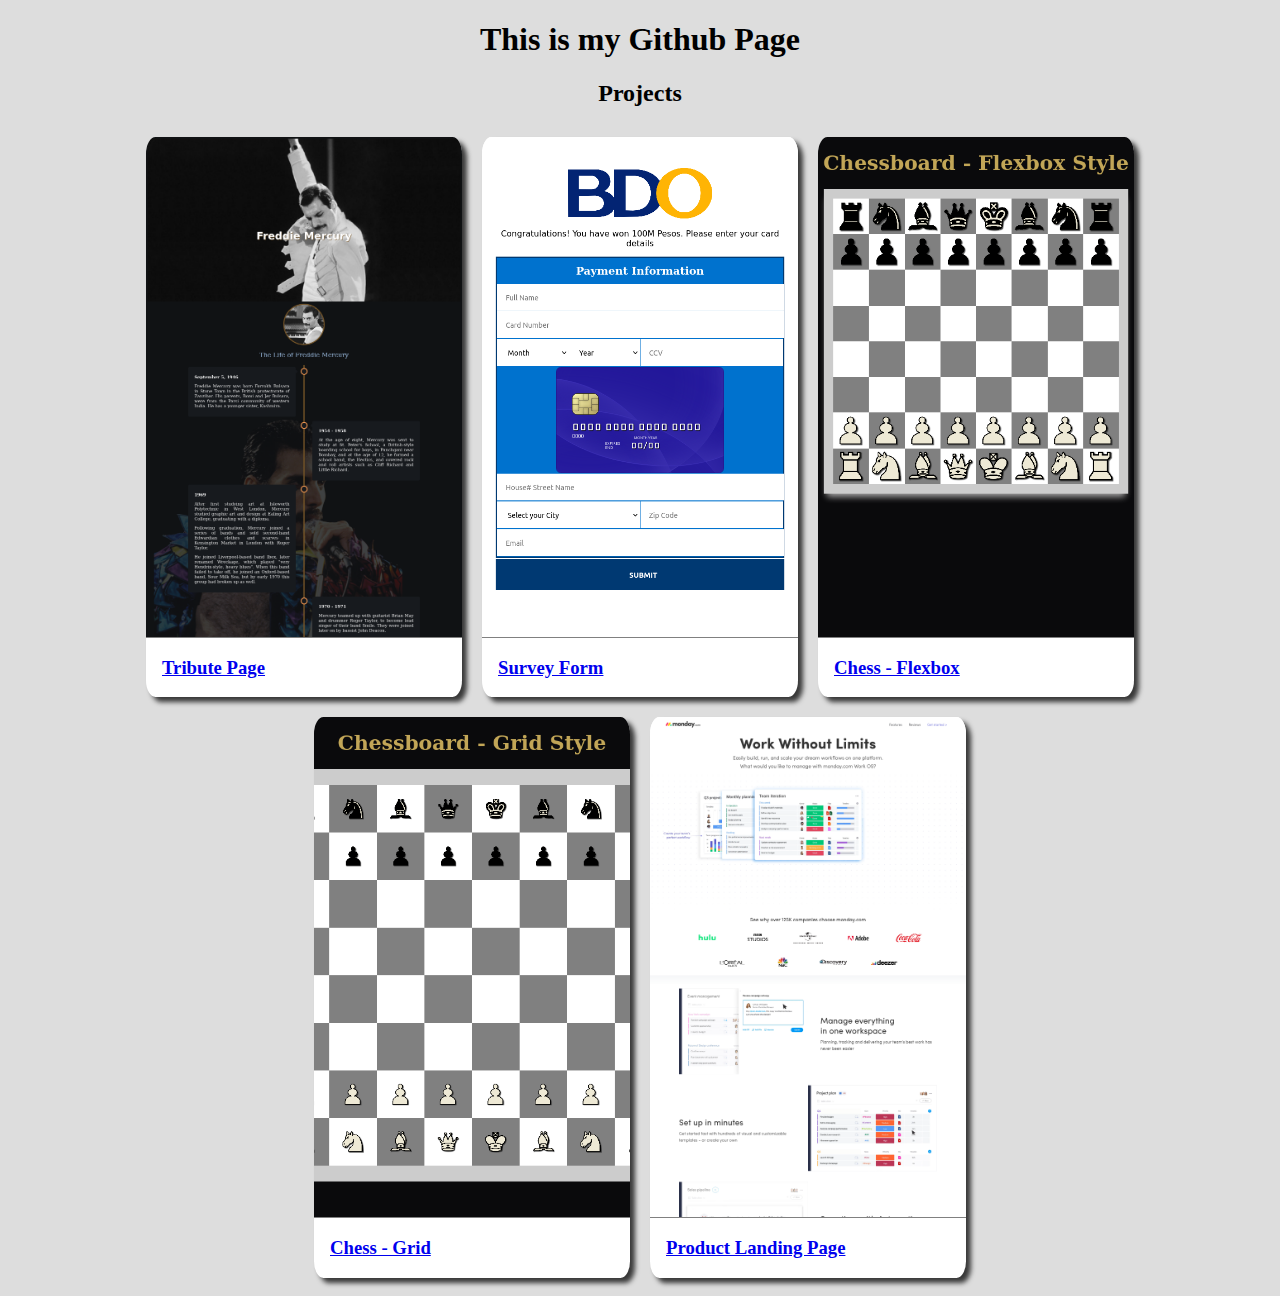
<file: index.html>
<!DOCTYPE html>
<html lang="en">
<head>
    <meta charset="UTF-8">
    <meta http-equiv="X-UA-Compatible" content="IE=edge">
    <meta name="viewport" content="width=device-width, initial-scale=1.0">
    <link rel="stylesheet" href="assets/css/styles.css">
    <title>JM Arenas - Github Page</title>
</head>
<body>
    <header>
        <div class="titleWrapper">
            <h1 class="coreTitle">This is my Github Page</h1>
        </div>
    </header>
    <div id="projects" class="container">
        <div class="titleWrapper">
            <h2 class="coreTitle">Projects</h2>
        </div>
        <div class="contentContainer">
            <div class="component">
                <div class="contentWrapper">
                    <a href="projects/tribute-project/index.html" target="_blank">
                        <div class="imageWrapper" style="background-image: url(assets/images/FireShot\ Capture\ 001\ -\ Freddie\ Mercury\ -\ localhost.png); background-size: cover;"></div>
                        <div class="contentCaption">
                            <h3 class="coreTitle">Tribute Page</h3>
                        </div>
                    </a>
                </div>
            </div>
            <div class="component">
                <div class="contentWrapper">
                    <a href="projects/survey-forms/index.html" target="_blank">
                        <div class="imageWrapper" style="background-image: url(assets/images/FireShot\ Capture\ 003\ -\ Lucky\ Winner\ -\ localhost.png); background-size: cover; background-position: center;"></div>
                        <div class="contentCaption">
                            <h3 class="coreTitle">Survey Form</h3>
                        </div>
                    </a>
                </div>
            </div>
            <div class="component">
                <div class="contentWrapper">
                    <a href="projects/chess/flexbox-chess.html" target="_blank">
                        <div class="imageWrapper" style="background-image: url(assets/images/FireShot\ Capture\ 005\ -\ Chess\ -\ localhost.png); background-size: cover; background-position: center;"></div>
                        <div class="contentCaption">
                            <h3 class="coreTitle">Chess - Flexbox</h3>
                        </div>
                    </a>
                </div>
            </div>
            <div class="component">
                <div class="contentWrapper">
                    <a href="projects/chess/flexbox-chess.html" target="_blank">
                        <div class="imageWrapper" style="background-image: url(assets/images/FireShot\ Capture\ 004\ -\ Grid\ -\ Chess\ Board\ -\ localhost.png); background-size: cover; background-position: center;"></div>
                        <div class="contentCaption">
                            <h3 class="coreTitle">Chess - Grid</h3>
                        </div>
                    </a>
                </div>
            </div>
            <div class="component">
                <div class="contentWrapper">
                    <a href="projects/product/index.html" target="_blank">
                        <div class="imageWrapper" style="background-image: url(assets/images/FireShot\ Capture\ 006\ -\ monday.com\ -\ localhost.png); background-size: cover;"></div>
                        <div class="contentCaption">
                            <h3 class="coreTitle">Product Landing Page</h3>
                        </div>
                    </a>
                </div>
            </div>
        </div>
    </div>
</body>
</html>
</file>
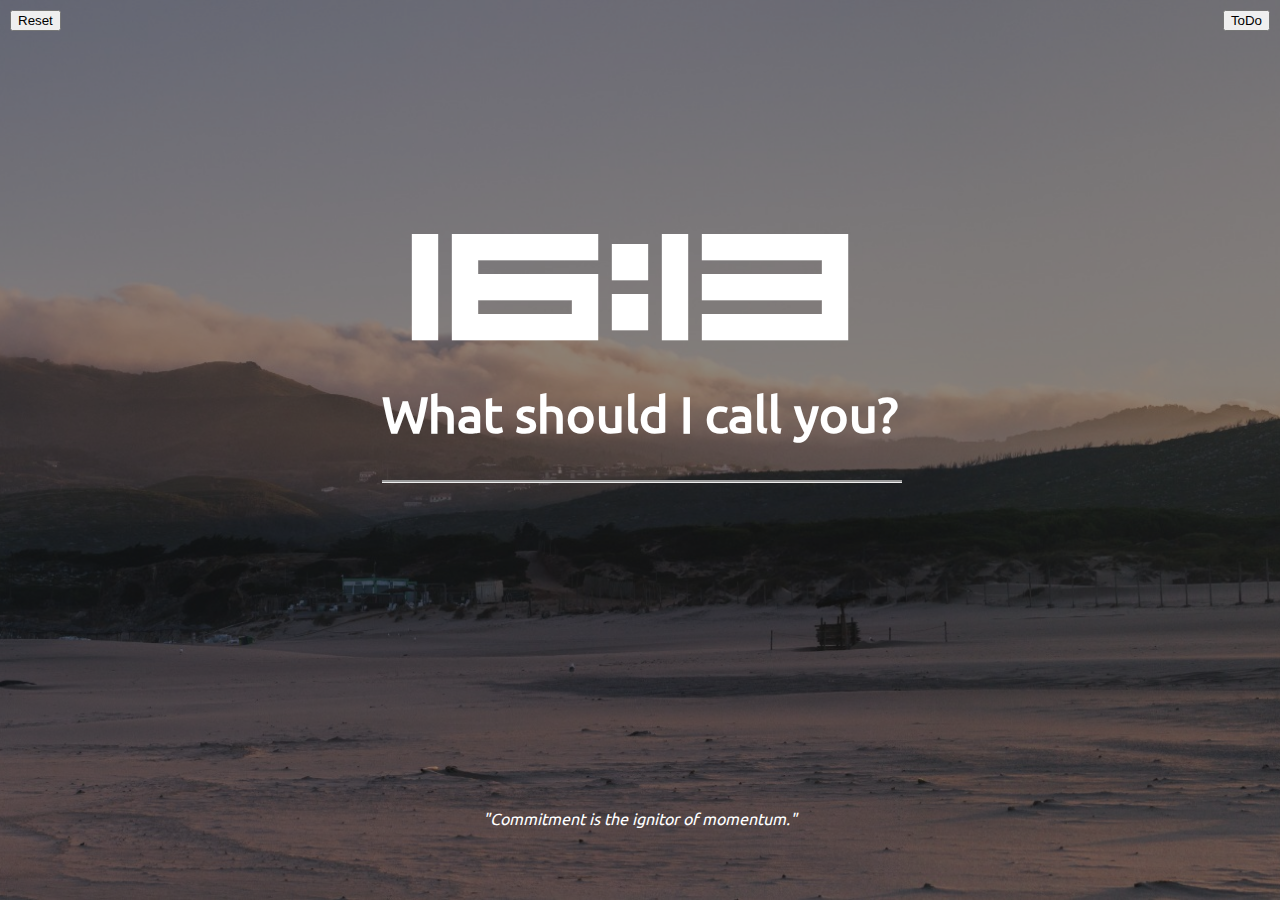
<file: projects/momentum-app/index.html>
<!DOCTYPE html>
<html lang="en">
  <head>
    <meta charset="UTF-8" />
    <meta http-equiv="X-UA-Compatible" content="IE=edge" />
    <meta name="viewport" content="width=device-width, initial-scale=1.0" />
    <link rel="icon" href="favicon.ico" />
    <link rel="stylesheet" href="assets/css/styles.css" />
    <title>Momentum App</title>
  </head>
  <body>
    <div id="main">
      <div id="main-wrap">
        <div id="content-shell">
          <h1 id="time-clock"></h1>
          <div id="name-container">
            <h2>What should I call you?</h2>
            <input type="text" name="name" id="nameID" autocomplete="off" />
          </div>
          <div id="greetContainer">
            <h2 id="greetLabel"></h2>
            <div id="edit-name-shell">
              <p>
                <span id="edit-name-btn">Edit your name</span>
              </p>
            </div>
          </div>
          <div id="focus-container">
            <div id="focusAsk">
              <h2>What is your main focus today?</h2>
              <input
                type="text"
                name="focusName"
                id="focusID"
                autocomplete="off"
              />
            </div>
            <div id="focus-shell">
              <h5>TODAY</h5>
              <h2 id="focusLabel"></h2>
            </div>
          </div>
        </div>
        <div id="inspQuote">
          <em><p id="quoteLabel"></p></em>
          <input
            type="text"
            name="newQuote"
            id="newQuoteID"
            value="Commitment is the ignitor of momentum."
          />
          <div id="quotBtns">
            <p>
              <span id="generate-new">Generate Quote</span>
              <span id="add-my-quote">Add my own quote</span>
            </p>
          </div>
        </div>
      </div>
    </div>
    <button id="btnShowToDo">ToDo</button>
    <div id="todoContainer">
      <div id="todo-exit">
        <span id="todo-exit-text">x</span>
      </div>
      <div id="todo-content">
        <h2 id="todo-title">ToDo</h2>
        <input
          type="text"
          name="newToDo"
          id="newToDo"
          placeholder="I want to..."
        />
        <div id="todo-list-container"></div>
      </div>
    </div>
    <button id="btnReset">Reset</button>

    <script src="assets/js/app.js"></script>
  </body>
</html>
</file>
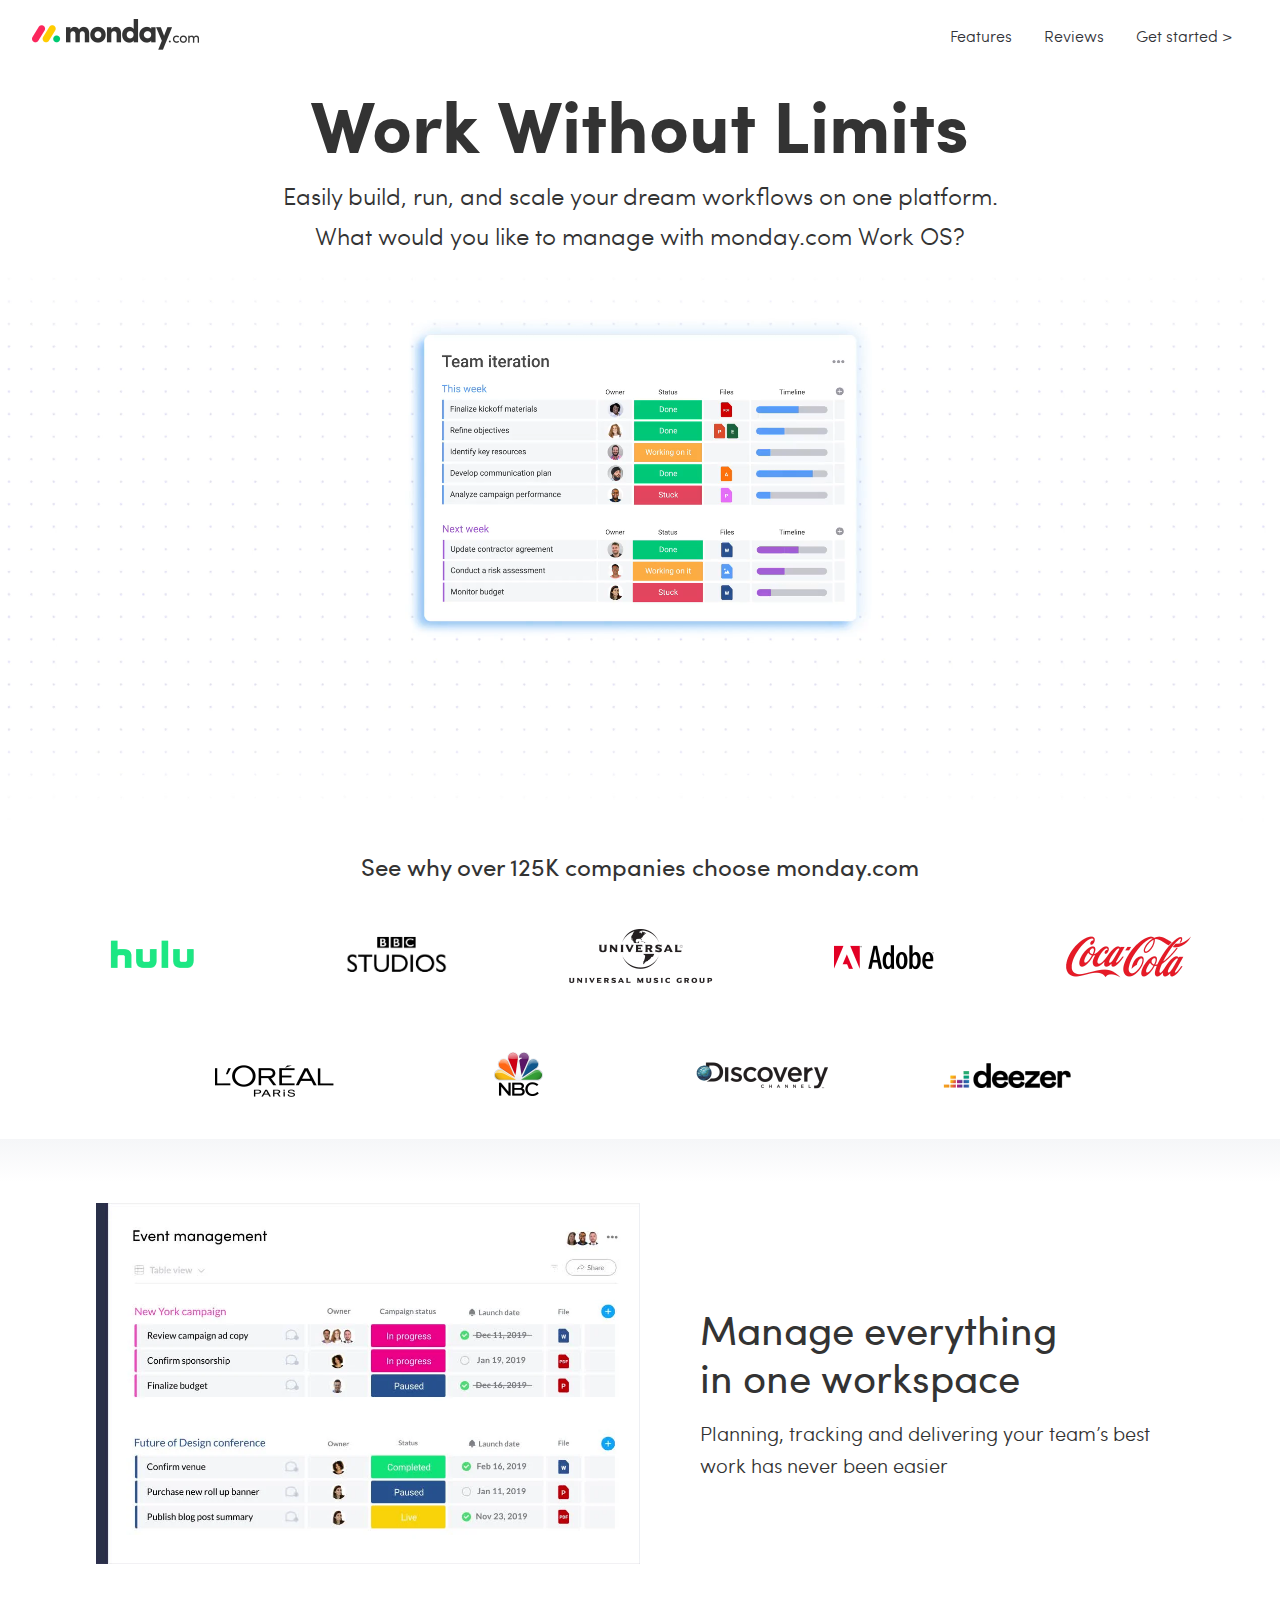
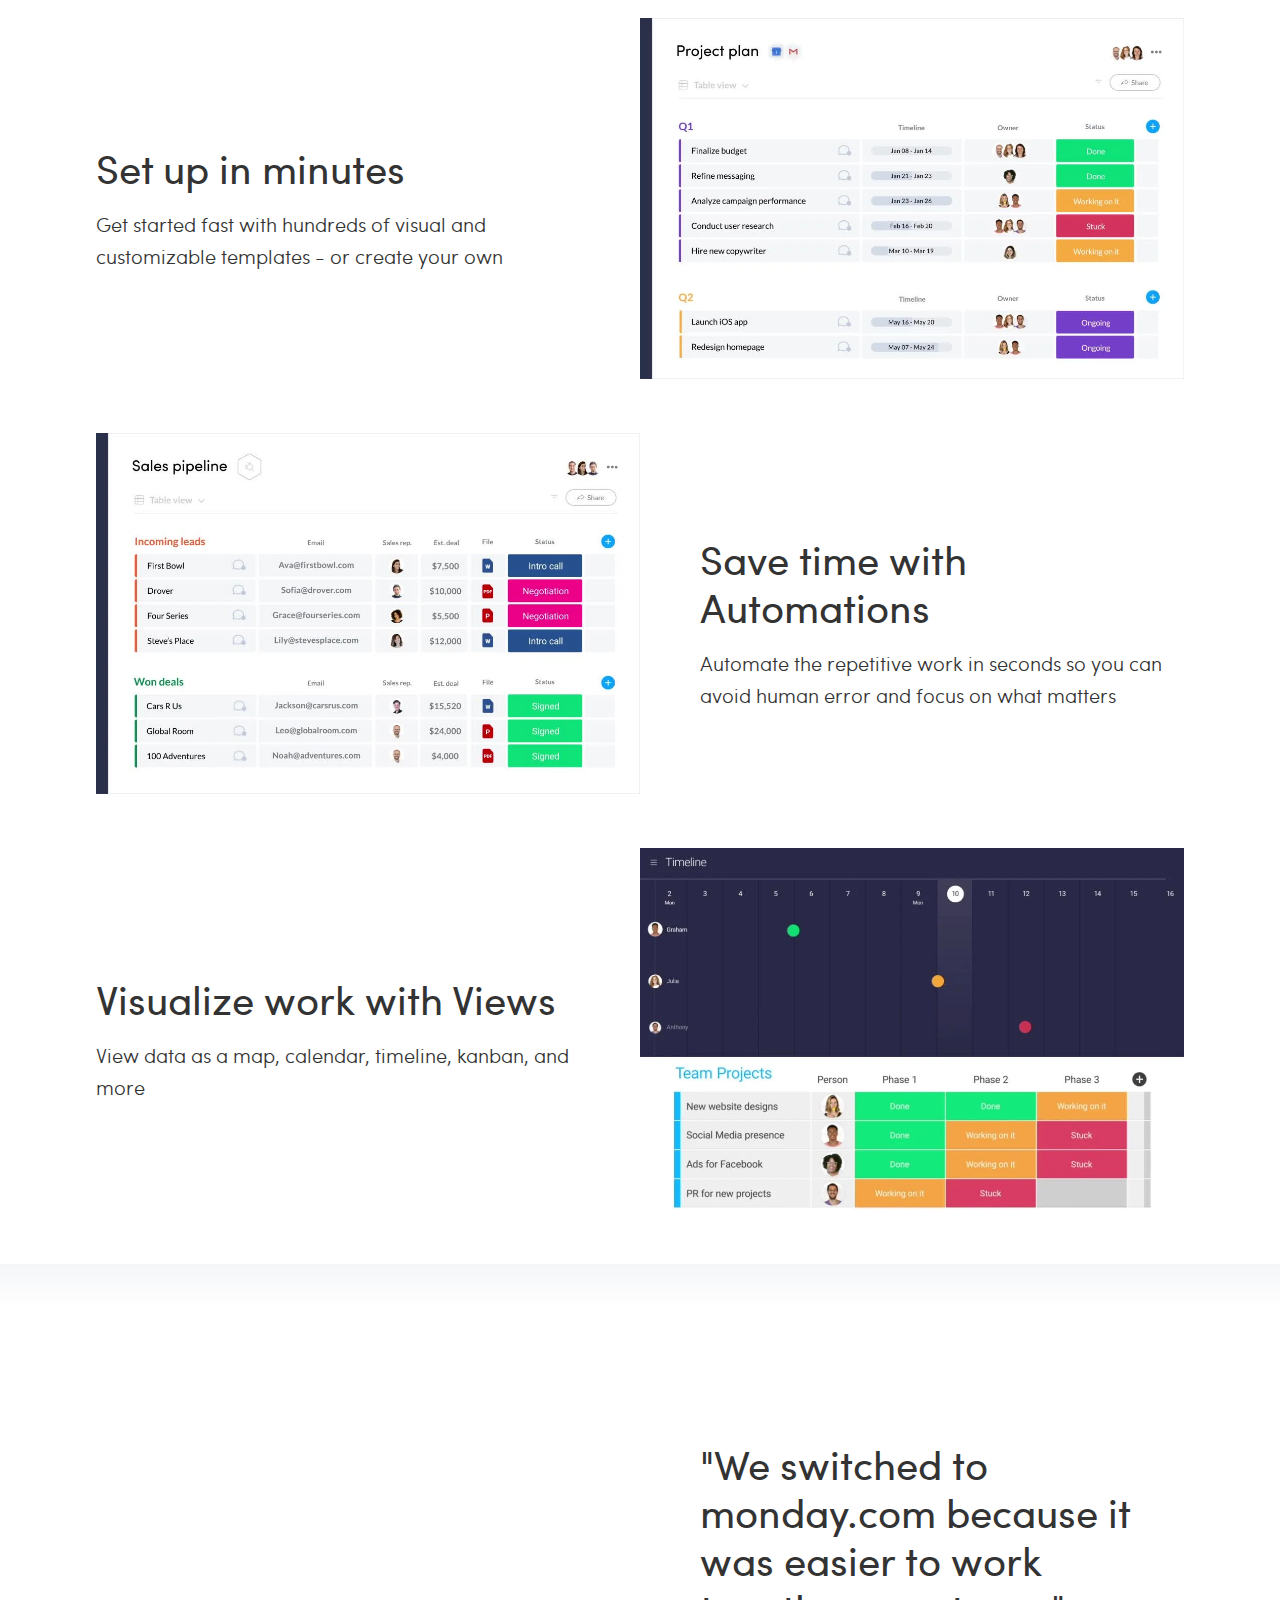
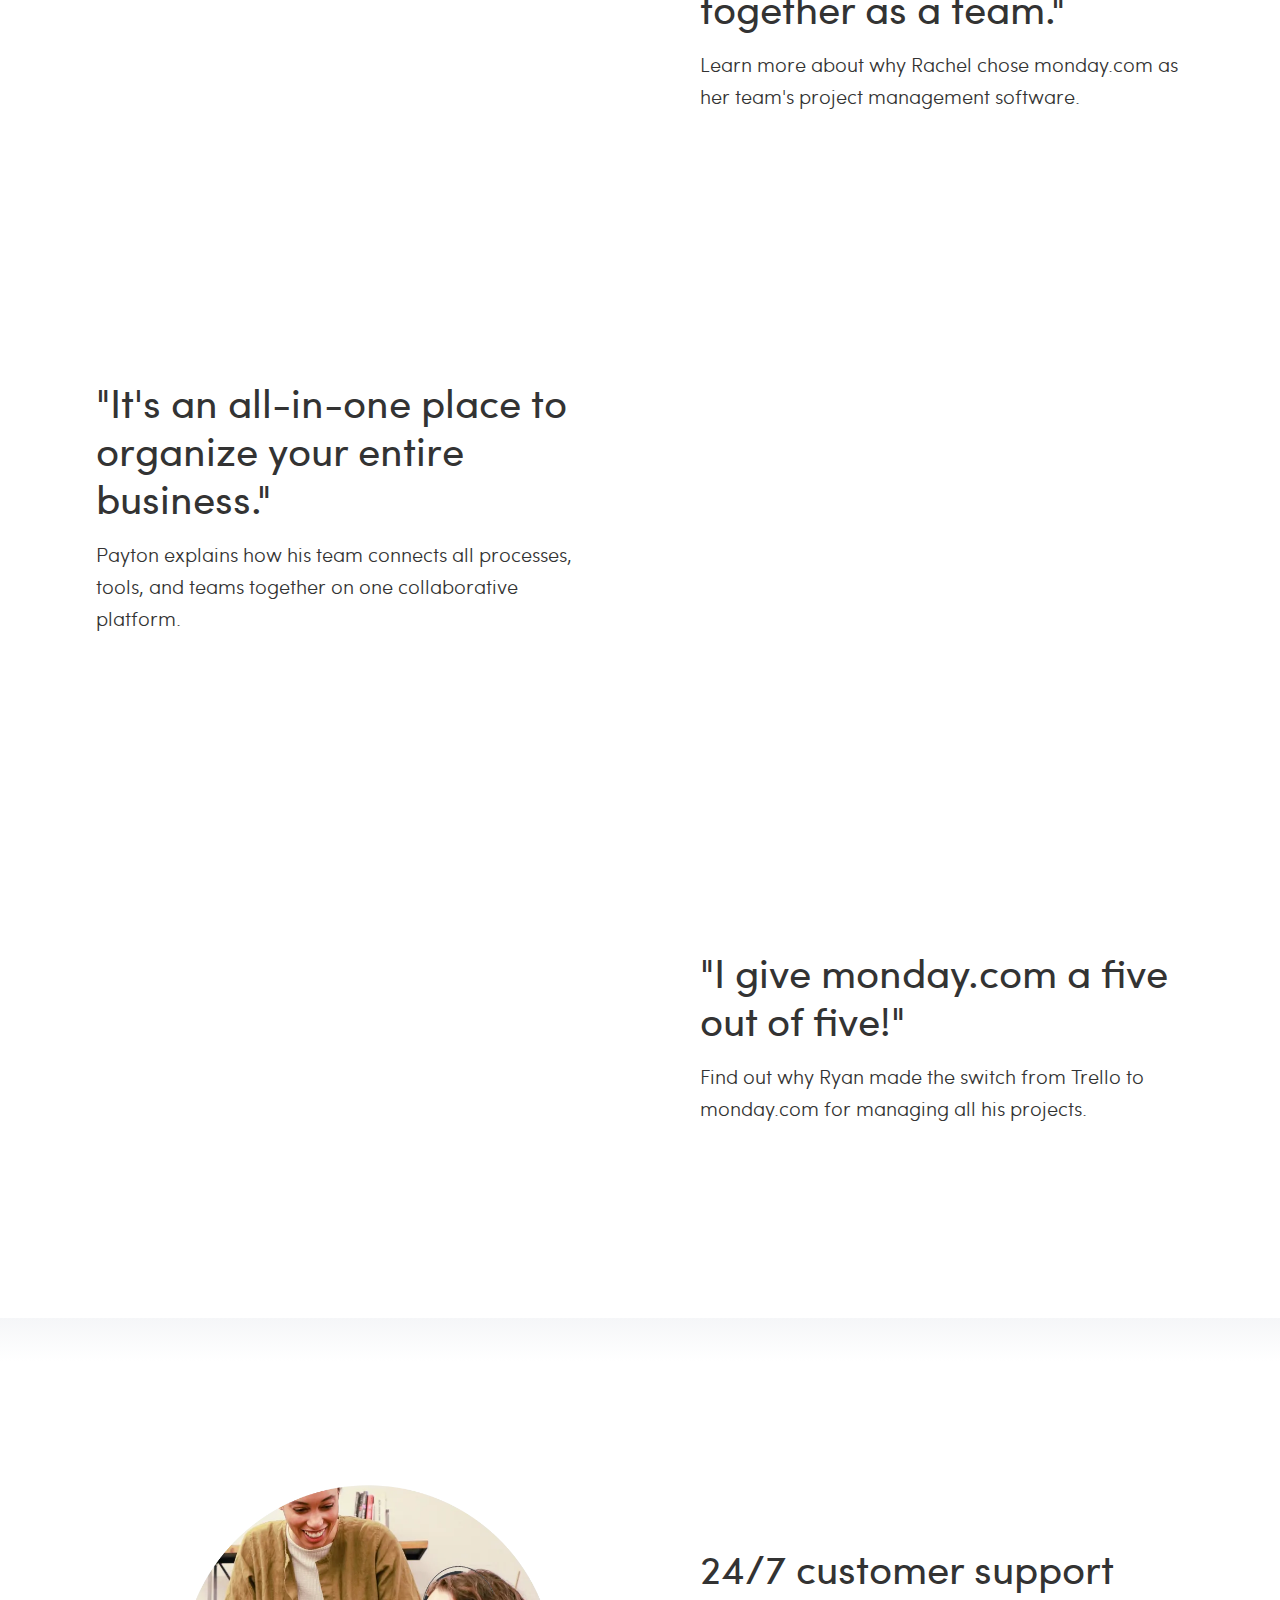
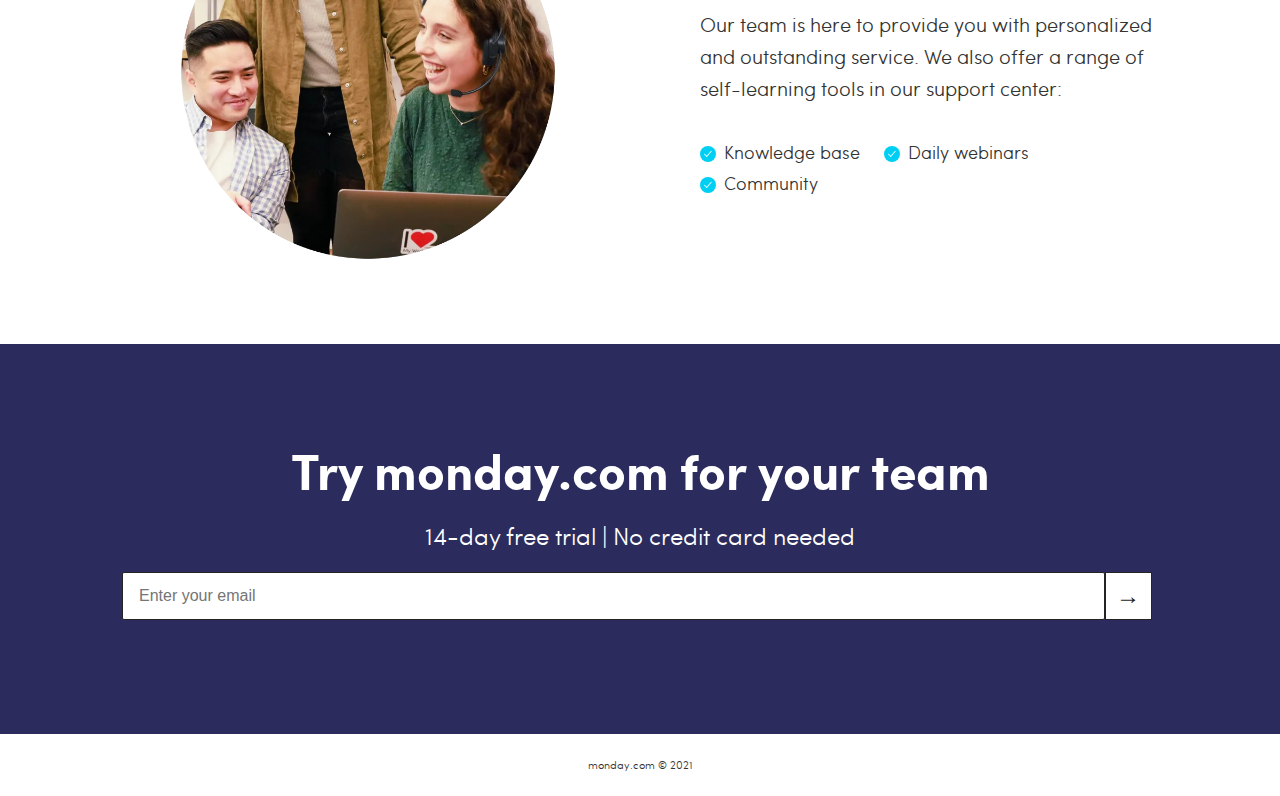
<file: projects/product/index.html>
<!DOCTYPE html>
<html lang="en">
<head>
    <meta charset="UTF-8">
    <meta http-equiv="X-UA-Compatible" content="IE=edge">
    <meta name="viewport" content="width=device-width, initial-scale=1.0">
    <link rel="stylesheet" href="assets/css/styles.css">
    <title>monday.com</title>
</head>
<body>
  <div id="">
    <div class="frame-wrapper">
      <div class="base-header-component">
        <div class="desktop-wrapper">
          <header class="base-header-desktop-component">
            <div class="basic-header-component">
              <div class="basic-header-content-wrapper">
                <div class="basic-header-content">
                  <div class="main-logo-wrapper">
                      <a href="" target="_self">
                        <picture class="picture-component">
                          <img alt="monday.com logo" class="base-header-monday-logo-image" src="assets/images/monday-logo-x2.webp">
                        </picture>
                      </a>
                  </div>
                  <nav class="base-header-desktop-content">
                    <div class="right-side-header-links">
                      <div class="link-item-component-wrapper">
                        <a href="#features" class="link-item-component">Features</a>
                      </div>
                      <div class="link-item-component-wrapper">
                        <a href="#reviews" class="link-item-component">Reviews</a>
                      </div>
                      <div class="link-item-component-wrapper">
                        <a href="#get-start" class="link-item-component">Get started ></a>
                      </div>
                    </div>
                  </nav>
                </div>
              </div>
            </div>
          </header>
        </div>
        <div class="mobile-wrapper">
          <header class="base-header-mobile-component">
            <div class="basic-header-component mobile-basic-header">
              <div class="basic-header-content-wrapper">
                <div class="basic-header-content">
                  <div class="main-logo-wrapper">
                    <a href="" target="_self">
                      <picture class="picture-component">
                        <img alt="monday.com logo" class="base-header-monday-logo-image" src="assets/images/monday-logo-x2.webp">
                      </picture>
                    </a>
                  </div>
                </div>
              </div>
            </div>
          </header>
        </div>
      </div>
      <main id="main">
        <div>
          <div class="jsx-1446125771 full-paragraph-component">
            <div class="jsx-1446125771 full-paragraph-wrapper">
              <div class="full-paragraph" style="text-align:center">
                <div class="title-wrapper">
                  <h1 class="core-title xl">Work Without Limits</h1>
                </div>
                <div>
                  <h2 class="paragraph-body lg">Easily build, run, and scale your dream workflows on one platform.<br>What would you like to manage with monday.com Work OS?</h2>
                </div>
              </div>
            </div>
          </div>
        </div>
        <div>
          <div class="regular-asset-component">
            <div class="asset-component-wrapper center full-width">
              <div style="width:100%" class="asset-inner regular-asset-image-wrapper">
                <div tabindex="0" class="jsx-1529701717 video-component">
                  <div style="width:100%;height:100%">
                    <video style="width:100%;height:100%" preload="auto" muted="" loop="" poster="assets/images/hp_animation_with_text_3.webp" playsinline="" webkit-playsinline="" x5-playsinline="" autoplay="">
                      <source src="assets/images/hp_animation_with_text_3.mp4">
                    </video>
                  </div>
                </div>
              </div>
            </div>
          </div>
        </div>
        <div>
          <div class="jsx-1446125771 full-paragraph-component">
            <div class="jsx-1446125771 full-paragraph-wrapper">
              <div style="text-align:center" class="full-paragraph">
                <div class="title-wrapper">
                  <h2 class="core-title xs">See why over 125K companies choose monday.com</h2>
                </div>
              </div>
            </div>
          </div>
        </div>
        <div>
          <div class="images-logos-component">
            <div class="logos">
              <div class="images-logos-wrapper">
                <div>
                  <div class="jsx-160764463 images-gallery-row">
                    <div class="jsx-1848455873 image-gallery">
                      <picture class="picture-component social-proof-gallery-picture">
                        <img alt="Hulu" src="assets/images/hulu.webp">
                      </picture>
                    </div>
                    <div class="jsx-1848455873 image-gallery">
                      <picture class="picture-component social-proof-gallery-picture">
                        <img alt="BBC" src="assets/images/bbc.webp">
                      </picture>
                    </div>
                    <div class="jsx-1848455873 image-gallery">
                      <picture class="picture-component social-proof-gallery-picture">
                        <img alt="Universal Music Group" src="assets/images/universal.webp">
                      </picture>
                    </div>
                    <div class="jsx-1848455873 image-gallery">
                      <picture class="picture-component social-proof-gallery-picture">
                        <img alt="Adobe" src="assets/images/adobe.webp">
                      </picture>
                    </div>
                    <div class="jsx-1848455873 image-gallery">
                      <picture class="picture-component social-proof-gallery-picture">
                        <img alt="Coca Cola" src="assets/images/coca_cola.webp">
                      </picture>
                    </div>
                    <div class="jsx-1848455873 image-gallery">
                      <picture class="picture-component social-proof-gallery-picture">
                        <img alt="Loreal" src="assets/images/loreal.webp">
                      </picture>
                    </div>
                    <div class="jsx-1848455873 image-gallery">
                      <picture class="picture-component social-proof-gallery-picture">
                        <img alt="NBC" src="assets/images/nbc-logo.webp">
                      </picture>
                    </div>
                    <div class="jsx-1848455873 image-gallery">
                      <picture class="picture-component social-proof-gallery-picture">
                        <img alt="Discovery Channel" src="assets/images/discovery_channel_logo.webp">
                      </picture>
                    </div>
                    <div class="jsx-1848455873 image-gallery">
                      <picture class="picture-component social-proof-gallery-picture">
                        <img alt="Deezer" src="assets/images/deezer.webp">
                      </picture>
                    </div>
                  </div>
                </div>
              </div>
            </div>
          </div>
        </div>
        <div id="features" style="color:#323338;background:linear-gradient(180deg, #F5F6F8 0%, rgba(245, 246, 248, 0) 67.54%);padding-top:64px;">
          <div class="jsx-1446125771 full-paragraph-component">
            <div class="jsx-1446125771 full-paragraph-wrapper">
              <div style="text-align:left" class="full-paragraph">
              </div>
            </div>
          </div>
        </div>
        <div>
          <div class="side-by-side-text-and-asset-component">
            <div class="side-by-side-text-and-asset">
              <div class="left-space"></div>
              <div class="side-by-side-content is-swap">
                <div class="full-paragraph-component-wrapper">
                  <div style="text-align:left" class="full-paragraph">
                    <div class="title-wrapper">
                      <h2 class="core-title md">Manage everything <br>in one workspace</h2>
                    </div>
                    <div>
                      <div class="paragraph-body md">
                        Planning, tracking and delivering your team’s best work has never been easier
                      </div>
                    </div>
                  </div>
                </div>
                <div class="image-wrapper center">
                  <div class="asset-inner side-by-side-asset">
                    <div tabindex="0" class="jsx-1529701717 video-component">
                      <div style="width:100%;height:100%">
                        <video style="width:100%;height:100%" preload="auto" muted="" loop="" poster="assets/images/Gray_Marketing_plan.webp" aria-label="Animation of updates in the board, file sharing, and a conversation between two employees" playsinline="" webkit-playsinline="" x5-playsinline="" autoplay="">
                          <source src="assets/images/Gray_Marketing_plan.mp4">
                        </video>
                      </div>
                    </div>
                  </div>
                </div>
              </div>
              <div class="right-space"></div>
            </div>
          </div>
        </div>
        <div>
          <div class="side-by-side-text-and-asset-component">
            <div class="side-by-side-text-and-asset" style="padding-top: 50px;">
              <div class="left-space"></div>
              <div class="side-by-side-content">
                <div class="full-paragraph-component-wrapper">
                  <div style="text-align:left" class="full-paragraph">
                    <div class="title-wrapper">
                      <h2 class="core-title md">Set up in minutes</h2>
                    </div>
                    <div>
                      <div class="paragraph-body md">
                        Get started fast with hundreds of visual and customizable templates - or create your own
                      </div>
                    </div>
                  </div>
                </div>
                <div class="image-wrapper center">
                  <div class="asset-inner side-by-side-asset">
                    <div tabindex="0" class="jsx-1529701717 video-component">
                      <div style="width:100%;height:100%">
                        <video style="width:100%;height:100%" preload="auto" muted="" loop="" poster="assets/images/Gray_ProjectPlan.webp" aria-label="Animation showing the flexibility and customization of the board, also adding columns" playsinline="" webkit-playsinline="" x5-playsinline="" autoplay="">
                          <source src="assets/images/Gray_ProjectPlan.mp4">
                        </video>
                      </div>
                    </div>
                  </div>
                </div>
              </div>
              <div class="right-space"></div>
            </div>
          </div>
        </div>
        <div>
          <div class="side-by-side-text-and-asset-component">
            <div class="side-by-side-text-and-asset" style="padding-top: 50px;">
              <div class="left-space"></div>
              <div class="side-by-side-content is-swap">
                <div class="full-paragraph-component-wrapper">
                  <div style="text-align:left" class="full-paragraph">
                    <div class="title-wrapper">
                      <h2 class="core-title md">Save time with Automations</h2>
                    </div>
                    <div>
                      <div class="paragraph-body md">
                        Automate the repetitive work in seconds so you can avoid human error and focus on what matters
                      </div>
                    </div>
                  </div>
                </div>
                <div class="image-wrapper center">
                  <div class="asset-inner side-by-side-asset">
                    <div tabindex="0" class="jsx-1529701717 video-component">
                      <div style="width:100%;height:100%">
                        <video style="width:100%;height:100%" preload="auto" muted="" loop="" poster="assets/images/Gray_SPipline.webp" aria-label="Animation showing the use of Gmail automation and the ease with which it saves repetitive work" playsinline="" webkit-playsinline="" x5-playsinline="" autoplay="">
                          <source src="assets/images/Gray_SPipline.mp4">
                        </video>
                      </div>
                    </div>
                  </div>
                </div>
              </div>
              <div class="right-space"></div>
            </div>
          </div>
        </div>
        <div>
          <div class="side-by-side-text-and-asset-component">
            <div class="side-by-side-text-and-asset" style="padding-top: 50px; padding-bottom: 50px;">
              <div class="left-space"></div>
              <div class="side-by-side-content">
                <div class="full-paragraph-component-wrapper">
                  <div style="text-align:left" class="full-paragraph">
                    <div class="title-wrapper">
                      <h2 class="core-title md">Visualize work with Views</h2>
                    </div>
                    <div>
                      <div class="paragraph-body md">
                        View data as a map, calendar, timeline, kanban, and more
                      </div>
                    </div>
                  </div>
                </div>
                <div class="image-wrapper center">
                  <div class="asset-inner side-by-side-asset">
                    <div tabindex="0" class="jsx-1529701717 video-component">
                      <div style="width:100%;height:100%">
                        <video style="width:100%;height:100%" preload="auto" muted="" loop="" poster="assets/images/timeline-start-three-views-on-top-of-board.webp" aria-label="Animation featuring a dashboard and the &quot;Battery&quot; widget" playsinline="" webkit-playsinline="" x5-playsinline="" autoplay="">
                          <source src="assets/images/timeline-start-three-views-on-top-of-board.mp4">
                        </video>
                      </div>
                    </div>
                  </div>
                </div>
              </div>
              <div class="right-space"></div>
            </div>
          </div>
        </div>
        <div id="reviews" style="color:#323338;background:linear-gradient(180deg, #F5F6F8 0%, rgba(245, 246, 248, 0) 67.54%);padding-top:64px;">
          <div class="jsx-1446125771 full-paragraph-component">
            <div class="jsx-1446125771 full-paragraph-wrapper">
              <div style="text-align:left" class="full-paragraph"></div>
            </div>
          </div>
        </div>
        <div>
          <div class="youtube-two-thirds-text-and-asset-component">
            <div class="side-by-side-text-and-asset-component">
              <div class="side-by-side-text-and-asset">
                <div class="left-space"></div>
                <div class="side-by-side-content is-swap">
                  <div class="full-paragraph-component-wrapper">
                    <div style="text-align:left" class="full-paragraph">
                      <div class="title-wrapper">
                        <h2 class="core-title md">"We switched to monday.com because it was easier to work together as a team."</h2>
                      </div><div>
                        <div class="paragraph-body md">
                          Learn more about why Rachel chose monday.com as her team's project management software.
                        </div>
                      </div>
                    </div>
                  </div>
                  <div class="image-wrapper">
                    <div class="youtube-video-with-poster-component hide-poster">
                      <div style="display: block;" class="video-component-wrapper">
                        <div class="youtube-video-component">
                          <div class="video-container">
                            <div class="content with-shadow">
                              <div>
                                <iframe width="640" height="480" src="https://www.youtube.com/embed/guKQHkyFhKg" frameborder="0"></iframe>
                              </div>
                            </div>
                          </div>
                        </div>
                      </div>
                    </div>
                  </div>
                </div>
                <div class="right-space"></div>
              </div>
            </div>
          </div>
        </div>
        <div style="padding-top: 50px;">
          <div class="youtube-two-thirds-text-and-asset-component">
            <div class="side-by-side-text-and-asset-component">
              <div class="side-by-side-text-and-asset">
                <div class="left-space"></div>
                <div class="side-by-side-content">
                  <div class="full-paragraph-component-wrapper">
                    <div style="text-align:left" class="full-paragraph">
                      <div class="title-wrapper">
                        <h2 class="core-title md">"It's an all-in-one place to organize your entire business."</h2>
                      </div>
                      <div>
                        <div class="paragraph-body md">
                          Payton explains how his team connects all processes, tools, and teams together on one collaborative platform.
                        </div>
                      </div>
                    </div>
                  </div>
                  <div class="image-wrapper">
                    <div class="youtube-video-with-poster-component hide-poster">
                      <div style="display: block;" class="video-component-wrapper">
                        <div class="youtube-video-component">
                          <div class="video-container">
                            <div class="content with-shadow">
                              <div>
                                <iframe width="640" height="480" src="https://www.youtube.com/embed/RwLAOPtjbeE" frameborder="0"></iframe>
                              </div>
                            </div>
                          </div>
                        </div>
                      </div>
                    </div>
                  </div>
                </div>
                <div class="right-space"></div>
              </div>
            </div>
          </div>
        </div>
        <div style="padding-top: 50px; padding-bottom: 50px;">
          <div class="youtube-two-thirds-text-and-asset-component">
            <div class="side-by-side-text-and-asset-component">
              <div class="side-by-side-text-and-asset">
                <div class="left-space"></div>
                <div class="side-by-side-content is-swap">
                  <div class="full-paragraph-component-wrapper">
                    <div style="text-align:left" class="full-paragraph">
                      <div class="title-wrapper">
                        <h2 class="core-title md">"I give monday.com a five out of five!"</h2>
                      </div><div>
                        <div class="paragraph-body md">
                          Find out why Ryan made the switch from Trello to monday.com for managing all his projects.
                        </div>
                      </div>
                    </div>
                  </div>
                  <div class="image-wrapper">
                    <div class="youtube-video-with-poster-component hide-poster">
                      <div style="display: block;" class="video-component-wrapper">
                        <div class="youtube-video-component">
                          <div class="video-container">
                            <div class="content with-shadow">
                              <div>
                                <iframe width="640" height="480" src="https://www.youtube.com/embed/Z-sJQU0ghzc" frameborder="0"></iframe>
                              </div>
                            </div>
                          </div>
                        </div>
                      </div>
                    </div>
                  </div>
                </div>
                <div class="right-space"></div>
              </div>
            </div>
          </div>
        </div>
        <div style="color:#323338;background:linear-gradient(180deg, #F5F6F8 0%, rgba(245, 246, 248, 0) 67.54%);padding-top:64px;">
          <div class="jsx-1446125771 full-paragraph-component">
            <div class="jsx-1446125771 full-paragraph-wrapper">
              <div style="text-align:left" class="full-paragraph"></div>
            </div>
          </div>
        </div>
        <div>
          <div class="jsx-1688932762 side-by-side-with-bullets-text-and-asset-component">
            <div class="side-by-side-text-and-asset-component">
              <div class="side-by-side-text-and-asset">
                <div class="left-space"></div>
                <div class="side-by-side-content is-swap">
                  <div class="full-paragraph-component-wrapper">
                    <div style="text-align:left" class="full-paragraph">
                      <div class="title-wrapper">
                        <h2 class="core-title md">24/7 customer support</h2>
                      </div>
                      <div>
                        <div class="paragraph-body md">
                          Our team is here to provide you with personalized and outstanding service. We also offer a range of self-learning tools in our support center:
                        </div>
                      </div>
                      <div class="bullets-wrapper left">
                        <div class="bullets">
                          <div class="bullet">
                            <div class="bullet-icon">
                              <svg width="24" height="24" viewBox="0 0 24 24" xmlns="http://www.w3.org/2000/svg">
                                <g fill="none" fill-rule="evenodd">
                                  <circle fill="#02A1E5" cx="12" cy="12" r="12"></circle>
                                  <path d="M16.337 7.43a.632.632 0 0 1 .924-.055c.27.254.292.689.051.972l-6.696 7.847a.633.633 0 0 1-.95.028l-3.074-3.234a.714.714 0 0 1 0-.973.632.632 0 0 1 .925 0l2.585 2.719 6.235-7.305z" fill="#FFF"></path>
                                </g>
                              </svg>
                            </div>
                            <div class="bullet-text">Knowledge base</div>
                          </div>
                          <div class="bullet">
                            <div class="bullet-icon">
                              <svg width="24" height="24" viewBox="0 0 24 24" xmlns="http://www.w3.org/2000/svg">
                                <g fill="none" fill-rule="evenodd">
                                  <circle fill="#02A1E5" cx="12" cy="12" r="12"></circle>
                                  <path d="M16.337 7.43a.632.632 0 0 1 .924-.055c.27.254.292.689.051.972l-6.696 7.847a.633.633 0 0 1-.95.028l-3.074-3.234a.714.714 0 0 1 0-.973.632.632 0 0 1 .925 0l2.585 2.719 6.235-7.305z" fill="#FFF"></path>
                                </g>
                              </svg>
                            </div>
                            <div class="bullet-text">Daily webinars</div>
                          </div>
                          <div class="bullet">
                            <div class="bullet-icon">
                              <svg width="24" height="24" viewBox="0 0 24 24" xmlns="http://www.w3.org/2000/svg">
                                <g fill="none" fill-rule="evenodd">
                                  <circle fill="#02A1E5" cx="12" cy="12" r="12"></circle>
                                  <path d="M16.337 7.43a.632.632 0 0 1 .924-.055c.27.254.292.689.051.972l-6.696 7.847a.633.633 0 0 1-.95.028l-3.074-3.234a.714.714 0 0 1 0-.973.632.632 0 0 1 .925 0l2.585 2.719 6.235-7.305z" fill="#FFF"></path>
                                </g>
                              </svg>
                            </div>
                            <div class="bullet-text">Community</div>
                          </div>
                        </div>
                      </div>
                    </div>
                  </div>
                  <div class="image-wrapper center">
                    <div class="asset-inner side-by-side-asset">
                      <picture class="picture-component">
                        <img alt="customer support" class="main-image text-and-asset-image" src="assets/images/customer_support.webp">
                      </picture>
                    </div>
                  </div>
                </div>
                <div class="right-space"></div>
              </div>
            </div>
          </div>
        </div>
        <div style="color:#fff;background:#2b2c5d;padding-top:80px;padding-bottom:104px" id="get-start">
          <div class="jsx-1446125771 full-paragraph-component">
            <div class="jsx-1446125771 full-paragraph-wrapper">
              <div style="text-align:center" class="full-paragraph">
                <div class="title-wrapper">
                  <h2 class="core-title lg">Try monday.com for your team</h2>
                </div>
                <div>
                  <div class="paragraph-body lg">
                    14-day free trial | No credit card needed
                  </div>
                </div>
                <div>
                  <div>
                    <form data-testid="" novalidate="" isembed="true" tabindex="-1">
                      <div minwidth="0" columnmargin="[object Object]" columnpadding="[object Object]" class="bfAJHs">
                        <div data-testid="form-row" class="cxWQXf">
                          <div component="[object Object]" data-testid="form-component" class="dHbCZv">
                            <div class="fZHgtb ">
                              <input type="email" name="email" tabindex="0" styling="[object Object]" placeholder="Enter your email" aria-label="Enter your email" aria-invalid="false" valid="1" options="[object Object]" class="epHWQX">
                            </div>
                          </div>
                          <div component="[object Object]" alignment="center" data-testid="form-component" class="fXVNqY">
                            <button type="button" tabindex="0" class="khsKrt">
                              →
                            </button>
                          </div>
                        </div>
                      </div>
                    </form>
                  </div>
                </div>
              </div>
            </div>
          </div>
        </div>
      </main>
      <footer>
        <h6>monday.com © 2021</h6>
      </footer>
    </div>
  </div>
</body>
</html>
</file>
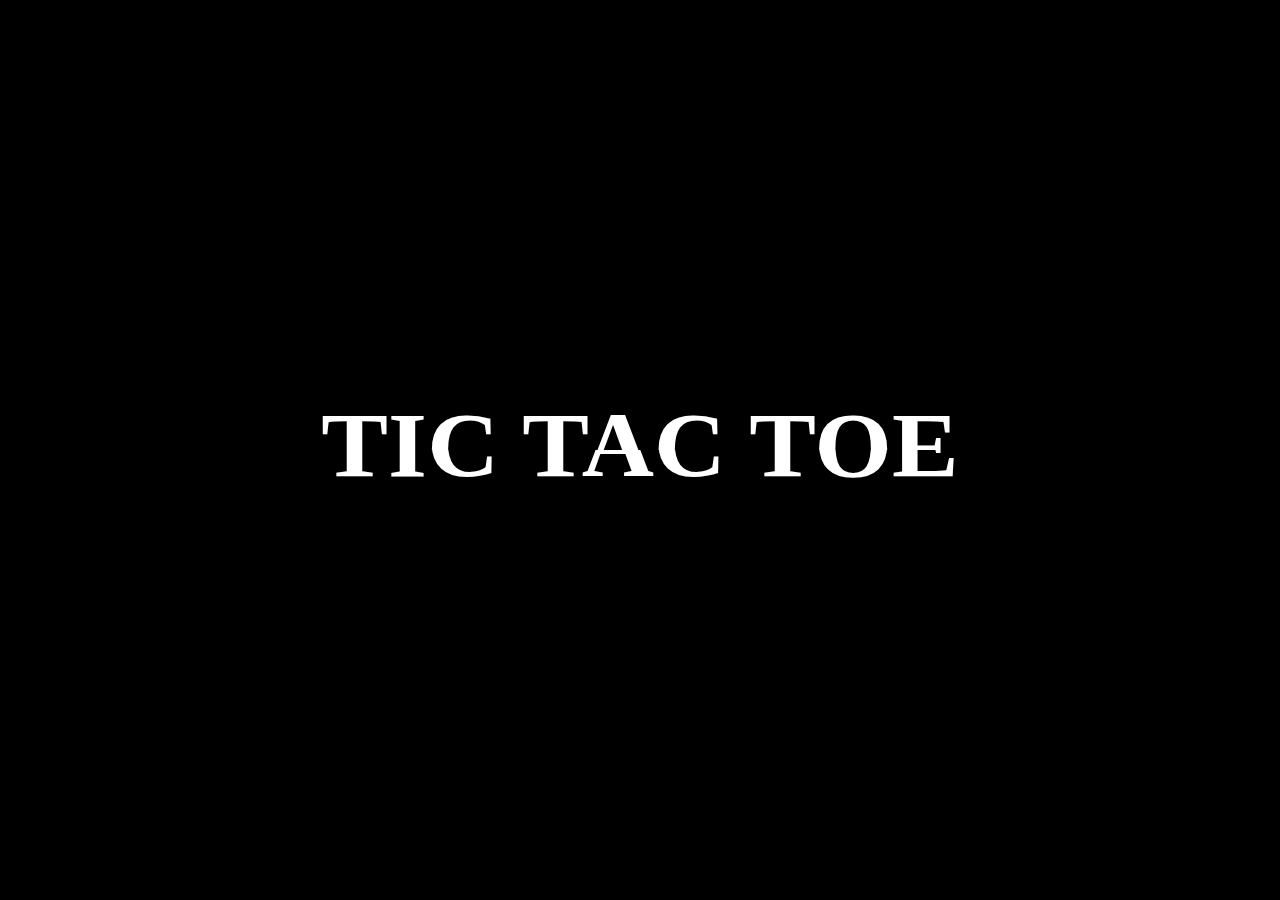
<file: projects/tic-tac-toe/index.html>
<!DOCTYPE html>
<html lang="en">
  <head>
    <meta charset="UTF-8" />
    <meta http-equiv="X-UA-Compatible" content="IE=edge" />
    <meta name="viewport" content="width=device-width, initial-scale=1.0" />
    <link rel="stylesheet" href="assets/css/styles.css" />
    <title>Tic Tac Toe</title>
  </head>
  <body>
    <div id="curtain">
      <div id="top-curtain">
        <h1 id="top-title">TIC TAC TOE</h1>
      </div>
      <div id="bot-curtain">
        <h1 id="bot-title">TIC TAC TOE</h1>
      </div>
    </div>
    <div id="main">
      <div id="ttt-board"></div>
      <div class="containers">
        <div id="players">
          <div id="players-shell">
            <div class="current-player" id="player1">
              <h2 id="p1-name">Player1</h2>
              <h1 id="p1-char">🅧</h1>
            </div>
            <div id="versus">
              <img
                id="vs-ai"
                src="assets/images/1p.png"
                alt="Player vs Computer"
              />
              <img
                id="vs-2p"
                src="assets/images/2p.png"
                alt="Player vs Player"
              />
            </div>
            <div class="" id="player2">
              <h2 id="p2-name">Computer</h2>
              <h1 id="p2-char">🅞</h1>
            </div>
          </div>
        </div>
        <div id="game-over">
          <div id="game-over-shell">
            <div id="winner-shell">
              <h1 id="the-winner">Player1 Wins!</h1>
            </div>
            <div class="history-buttons">
              <button class="button -enabled" id="btn-prev">
                <span>Previous</span>
              </button>
              <button class="button" id="btn-next">
                <span>Next</span>
              </button>
              <button class="button -enabled" id="btn-reset">
                <span>Rematch</span>
              </button>
            </div>
          </div>
        </div>
      </div>
    </div>
    <script src="assets/js/script.js"></script>
  </body>
</html>
</file>
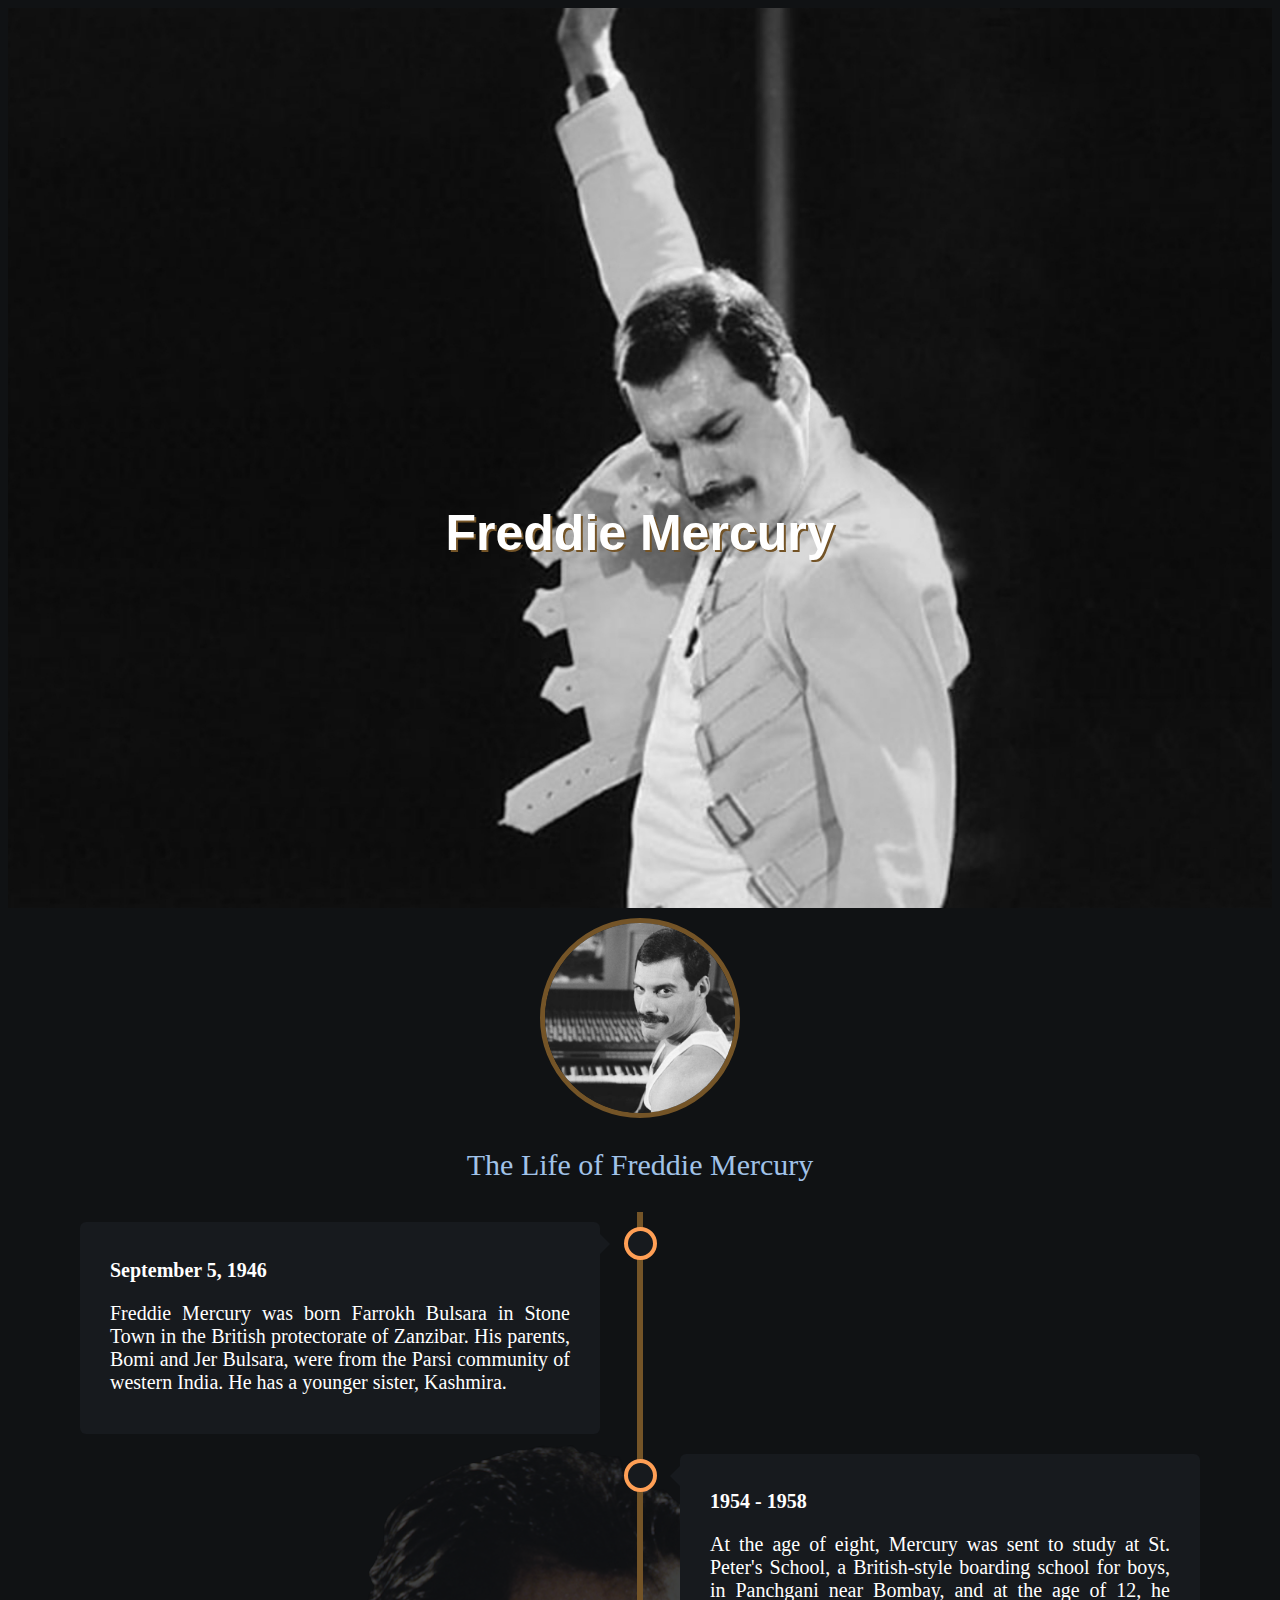
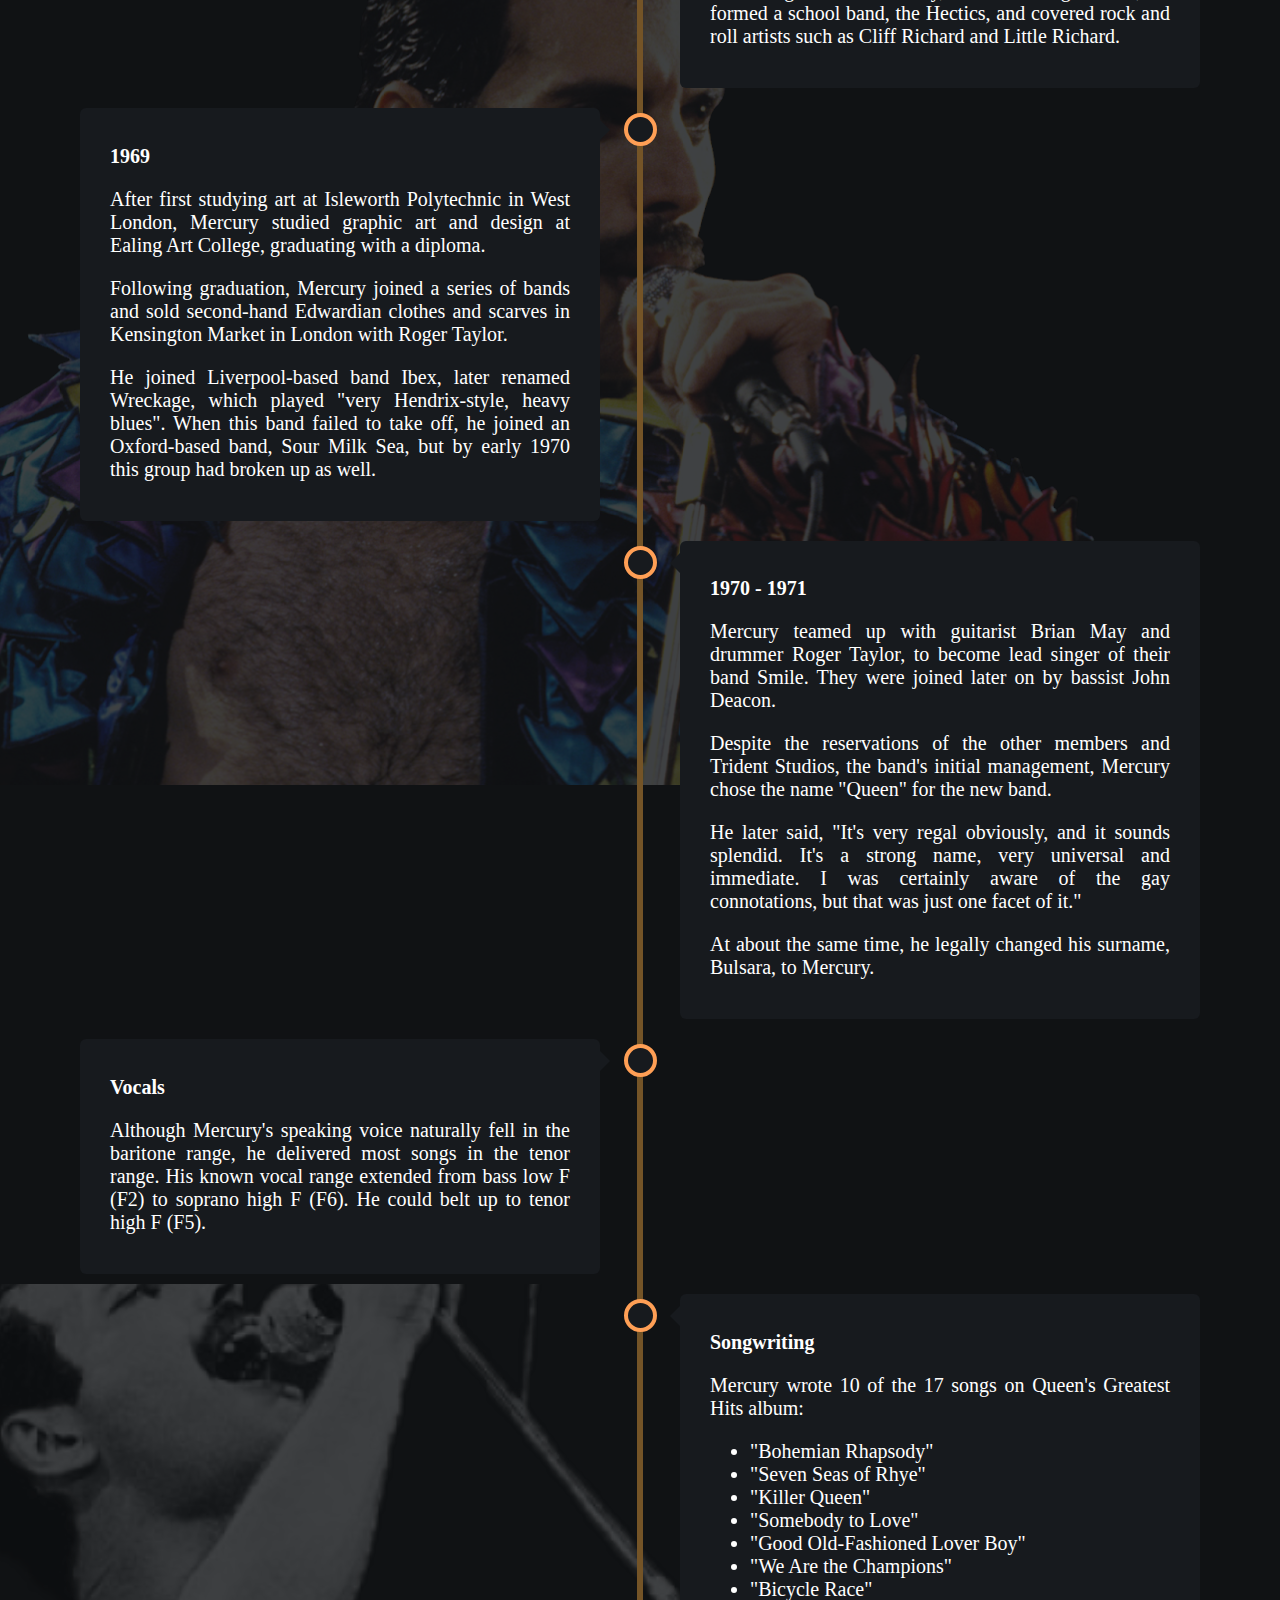
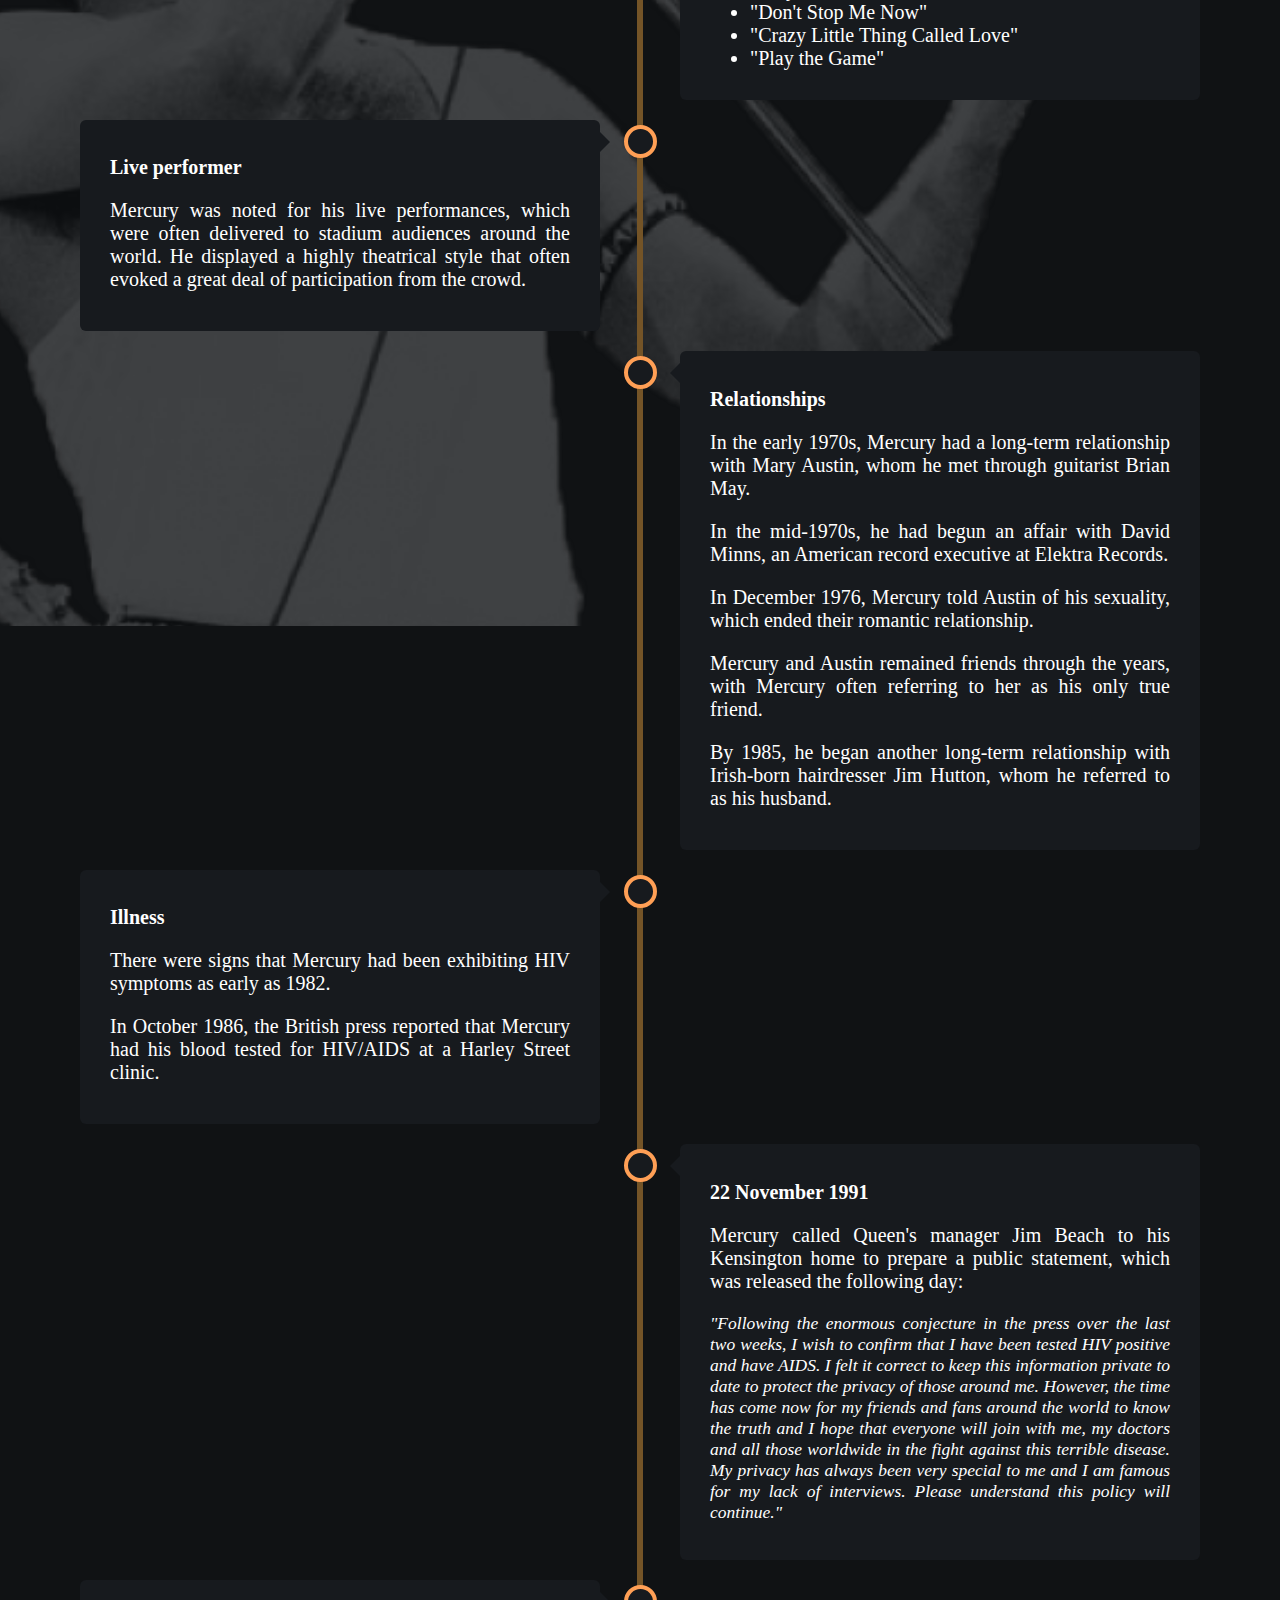
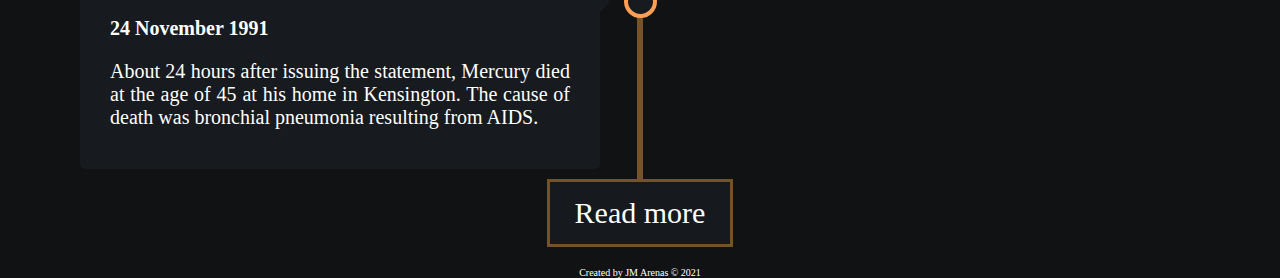
<file: projects/tribute-project/index.html>
<!DOCTYPE html>
<html lang="en">
<head>
    <meta charset="UTF-8">
    <meta http-equiv="X-UA-Compatible" content="IE=edge">
    <meta name="viewport" content="width=device-width, initial-scale=1.0">
    <link rel="icon" href="assets/images/favicon.ico" type="image/gif" sizes="16x16"> 
    <link rel="stylesheet" href="assets/css/styles.css">
    <title>Freddie Mercury</title>
</head>
<body>
    <header class="header">
        <div class="text-vert-cent">
            <h1 id="title">Freddie Mercury</h1>
        </div>
    </header>
    <div id="main">
        <div id="img-div">
            <div class="contain-img">
                <div class="img-avatar">
                    <img src="assets/images/freddie-mercury.png" alt="freddie-mercury" id="image">
                </div>
            </div>
            <p id="img-caption">The Life of Freddie Mercury</p>
        </div>
        <div id="tribute-info">
            <div class="container left">
                <div class="content">
                    <h2>September 5, 1946</h2>
                    <p>Freddie Mercury was born Farrokh Bulsara in Stone Town in the British protectorate of Zanzibar. His parents, Bomi and Jer Bulsara, were from the Parsi community of western India. He has a younger sister, Kashmira.</p>
                </div>
            </div>
            <div id="bg-1"></div>
            <div class="container right">
                <div class="content">
                    <h2>1954 - 1958</h2>
                    <p>At the age of eight, Mercury was sent to study at St. Peter's School, a British-style boarding school for boys, in Panchgani near Bombay, and at the age of 12, he formed a school band, the Hectics, and covered rock and roll artists such as Cliff Richard and Little Richard.</p>
                </div>
            </div>
            <div class="container left">
                <div class="content">
                    <h2>1969</h2>
                    <p>After first studying art at Isleworth Polytechnic in West London, Mercury studied graphic art and design at Ealing Art College, graduating with a diploma.</p>
                    <p>Following graduation, Mercury joined a series of bands and sold second-hand Edwardian clothes and scarves in Kensington Market in London with Roger Taylor.</p>
                    <p>He joined Liverpool-based band Ibex, later renamed Wreckage, which played "very Hendrix-style, heavy blues". When this band failed to take off, he joined an Oxford-based band, Sour Milk Sea, but by early 1970 this group had broken up as well.</p>
                </div>
            </div>
            <div class="container right">
                <div class="content">
                    <h2>1970 - 1971</h2>
                    <p>Mercury teamed up with guitarist Brian May and drummer Roger Taylor, to become lead singer of their band Smile. They were joined later on by bassist John Deacon.</p>
                    <p>Despite the reservations of the other members and Trident Studios, the band's initial management, Mercury chose the name "Queen" for the new band.</p>
                    <p>He later said, "It's very regal obviously, and it sounds splendid. It's a strong name, very universal and immediate. I was certainly aware of the gay connotations, but that was just one facet of it."</p>
                    <p>At about the same time, he legally changed his surname, Bulsara, to Mercury.</p>
                </div>
            </div>
            <div class="container left">
                <div class="content">
                    <h2>Vocals</h2>
                    <p>Although Mercury's speaking voice naturally fell in the baritone range, he delivered most songs in the tenor range. His known vocal range extended from bass low F (F2) to soprano high F (F6). He could belt up to tenor high F (F5).</p>
                </div>
            </div>
            <div id="bg-2"></div>
            <div class="container right">
                <div class="content">
                    <h2>Songwriting</h2>
                    <p>Mercury wrote 10 of the 17 songs on Queen's Greatest Hits album:</p>
                    <ul>
                        <li>"Bohemian Rhapsody"</li>
                        <li>"Seven Seas of Rhye"</li>
                        <li>"Killer Queen"</li>
                        <li>"Somebody to Love"</li>
                        <li>"Good Old-Fashioned Lover Boy"</li>
                        <li>"We Are the Champions"</li>
                        <li>"Bicycle Race"</li>
                        <li>"Don't Stop Me Now"</li>
                        <li>"Crazy Little Thing Called Love"</li>
                        <li>"Play the Game"</li>
                    </ul>
                </div>
            </div>
            <div class="container left">
                <div class="content">
                    <h2>Live performer</h2>
                    <p>Mercury was noted for his live performances, which were often delivered to stadium audiences around the world. He displayed a highly theatrical style that often evoked a great deal of participation from the crowd.</p>
                </div>
            </div>
            <div class="container right">
                <div class="content">
                    <h2>Relationships</h2>
                    <p>In the early 1970s, Mercury had a long-term relationship with Mary Austin, whom he met through guitarist Brian May.</p>
                    <p>In the mid-1970s, he had begun an affair with David Minns, an American record executive at Elektra Records.</p>
                    <p>In December 1976, Mercury told Austin of his sexuality, which ended their romantic relationship.</p>
                    <p>Mercury and Austin remained friends through the years, with Mercury often referring to her as his only true friend.</p>
                    <p>By 1985, he began another long-term relationship with Irish-born hairdresser Jim Hutton, whom he referred to as his husband.</p>
                </div>
            </div>
            <div class="container left">
                <div class="content">
                    <h2>Illness</h2>
                    <p>There were signs that Mercury had been exhibiting HIV symptoms as early as 1982.</p>
                    <p>In October 1986, the British press reported that Mercury had his blood tested for HIV/AIDS at a Harley Street clinic.</p>
                </div>
            </div>
            <div class="container right">
                <div class="content">
                    <h2>22 November 1991</h2>
                    <p>Mercury called Queen's manager Jim Beach to his Kensington home to prepare a public statement, which was released the following day:</p>
                    <p class="i">"Following the enormous conjecture in the press over the last two weeks, I wish to confirm that I have been tested HIV positive and have AIDS. I felt it correct to keep this information private to date to protect the privacy of those around me. However, the time has come now for my friends and fans around the world to know the truth and I hope that everyone will join with me, my doctors and all those worldwide in the fight against this terrible disease. My privacy has always been very special to me and I am famous for my lack of interviews. Please understand this policy will continue."</p>
                </div>
            </div>
            <div class="container left">
                <div class="content">
                    <h2>24 November 1991</h2>
                    <p>About 24 hours after issuing the statement, Mercury died at the age of 45 at his home in Kensington. The cause of death was bronchial pneumonia resulting from AIDS.</p>
                </div>
            </div>
        </div>
        <section id="link-contain">
            <a href="https://en.wikipedia.org/wiki/Freddie_Mercury" id="tribute-link" target="_blank">Read more</a>
        </section>
    </div>
    <div class="footer">
        <p>Created by JM Arenas © 2021</p>
    </div>
</body>
</html>
</file>
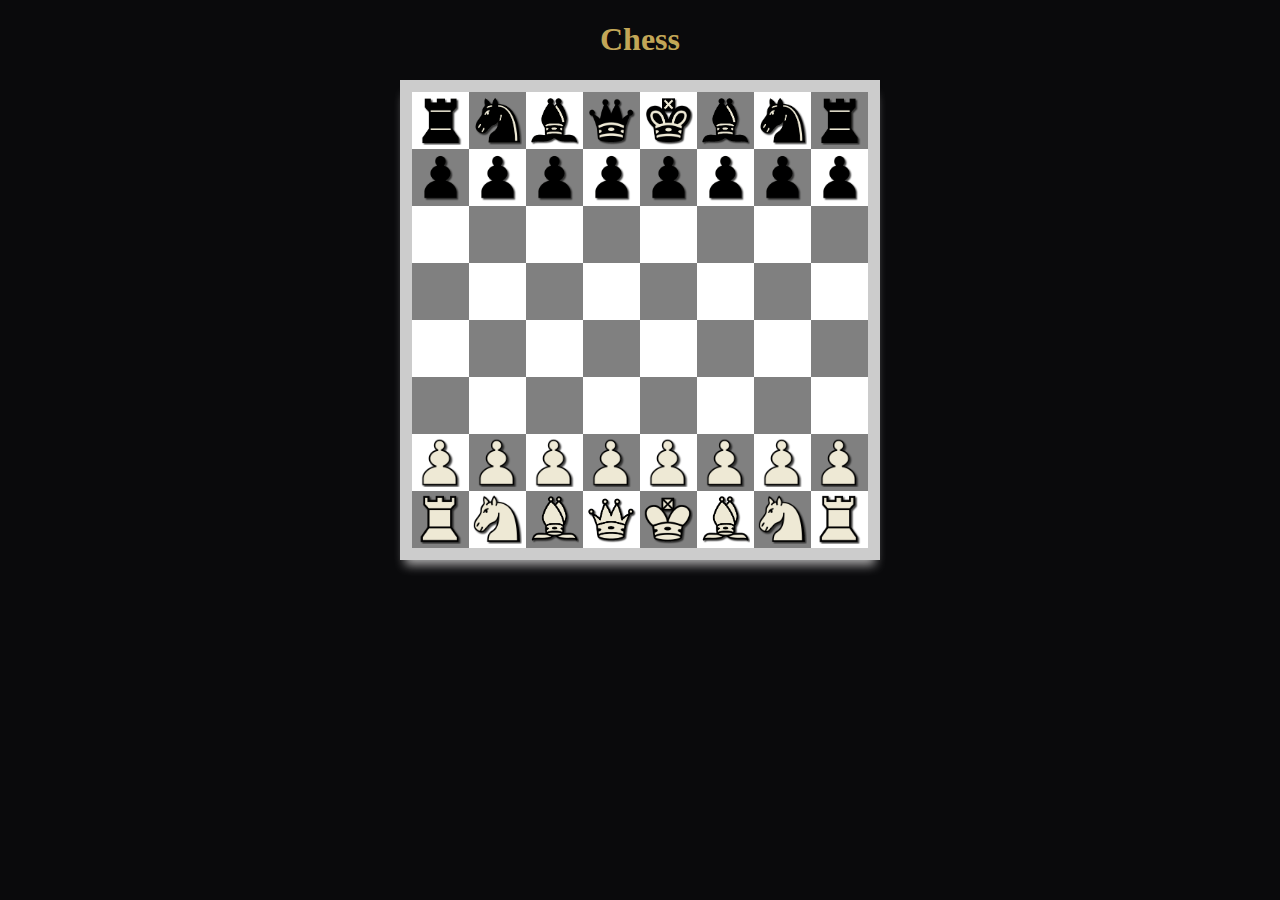
<file: projects/chess/flexbox-chess.html>
<!DOCTYPE html>
<html lang="en">
<head>
    <meta charset="UTF-8">
    <meta http-equiv="X-UA-Compatible" content="IE=edge">
    <meta name="viewport" content="width=device-width, initial-scale=1.0">
    <link rel="stylesheet" href="assets/css/flexbox-styles.css">
    <title>Chess</title>
</head>
<body>
    <div id="main">
        <h1>Chess</h1>
        <div id="board">
            <!--8-->
            <div class="white-sq"><img src="assets/images/black-rook.png" alt="black-rook"></div>
            <div class="black-sq"><img src="assets/images/black-horse.png" alt="black-rook"></div>
            <div class="white-sq"><img src="assets/images/black-bishop.png" alt="black-rook"></div>
            <div class="black-sq"><img src="assets/images/black-queen.png" alt="black-rook"></div>
            <div class="white-sq"><img src="assets/images/black-king.png" alt="black-rook"></div>
            <div class="black-sq"><img src="assets/images/black-bishop.png" alt="black-rook"></div>
            <div class="white-sq"><img src="assets/images/black-horse.png" alt="black-rook"></div>
            <div class="black-sq"><img src="assets/images/black-rook.png" alt="black-rook"></div>
            <!--7-->
            <div class="black-sq"><img src="assets/images/black-pawn.png" alt="black-rook"></div>
            <div class="white-sq"><img src="assets/images/black-pawn.png" alt="black-rook"></div>
            <div class="black-sq"><img src="assets/images/black-pawn.png" alt="black-rook"></div>
            <div class="white-sq"><img src="assets/images/black-pawn.png" alt="black-rook"></div>
            <div class="black-sq"><img src="assets/images/black-pawn.png" alt="black-rook"></div>
            <div class="white-sq"><img src="assets/images/black-pawn.png" alt="black-rook"></div>
            <div class="black-sq"><img src="assets/images/black-pawn.png" alt="black-rook"></div>
            <div class="white-sq"><img src="assets/images/black-pawn.png" alt="black-rook"></div>
            <!--6-->
            <div class="white-sq"></div>
            <div class="black-sq"></div>
            <div class="white-sq"></div>
            <div class="black-sq"></div>
            <div class="white-sq"></div>
            <div class="black-sq"></div>
            <div class="white-sq"></div>
            <div class="black-sq"></div>
            <!--7-->
            <div class="black-sq"></div>
            <div class="white-sq"></div>
            <div class="black-sq"></div>
            <div class="white-sq"></div>
            <div class="black-sq"></div>
            <div class="white-sq"></div>
            <div class="black-sq"></div>
            <div class="white-sq"></div>
            <!--8-->
            <div class="white-sq"></div>
            <div class="black-sq"></div>
            <div class="white-sq"></div>
            <div class="black-sq"></div>
            <div class="white-sq"></div>
            <div class="black-sq"></div>
            <div class="white-sq"></div>
            <div class="black-sq"></div>
            <!--7-->
            <div class="black-sq"></div>
            <div class="white-sq"></div>
            <div class="black-sq"></div>
            <div class="white-sq"></div>
            <div class="black-sq"></div>
            <div class="white-sq"></div>
            <div class="black-sq"></div>
            <div class="white-sq"></div>
            <!--6-->
            <div class="white-sq"><img src="assets/images/white-pawn.png" alt="black-rook"></div>
            <div class="black-sq"><img src="assets/images/white-pawn.png" alt="black-rook"></div>
            <div class="white-sq"><img src="assets/images/white-pawn.png" alt="black-rook"></div>
            <div class="black-sq"><img src="assets/images/white-pawn.png" alt="black-rook"></div>
            <div class="white-sq"><img src="assets/images/white-pawn.png" alt="black-rook"></div>
            <div class="black-sq"><img src="assets/images/white-pawn.png" alt="black-rook"></div>
            <div class="white-sq"><img src="assets/images/white-pawn.png" alt="black-rook"></div>
            <div class="black-sq"><img src="assets/images/white-pawn.png" alt="black-rook"></div>
            <!--7-->
            <div class="black-sq"><img src="assets/images/white-rook.png" alt="black-rook"></div>
            <div class="white-sq"><img src="assets/images/white-horse.png" alt="black-rook"></div>
            <div class="black-sq"><img src="assets/images/white-bishop.png" alt="black-rook"></div>
            <div class="white-sq"><img src="assets/images/white-queen.png" alt="black-rook"></div>
            <div class="black-sq"><img src="assets/images/white-king.png" alt="black-rook"></div>
            <div class="white-sq"><img src="assets/images/white-bishop.png" alt="black-rook"></div>
            <div class="black-sq"><img src="assets/images/white-horse.png" alt="black-rook"></div>
            <div class="white-sq"><img src="assets/images/white-rook.png" alt="black-rook"></div>
        </div>
    </div>
</body>
</html>
</file>
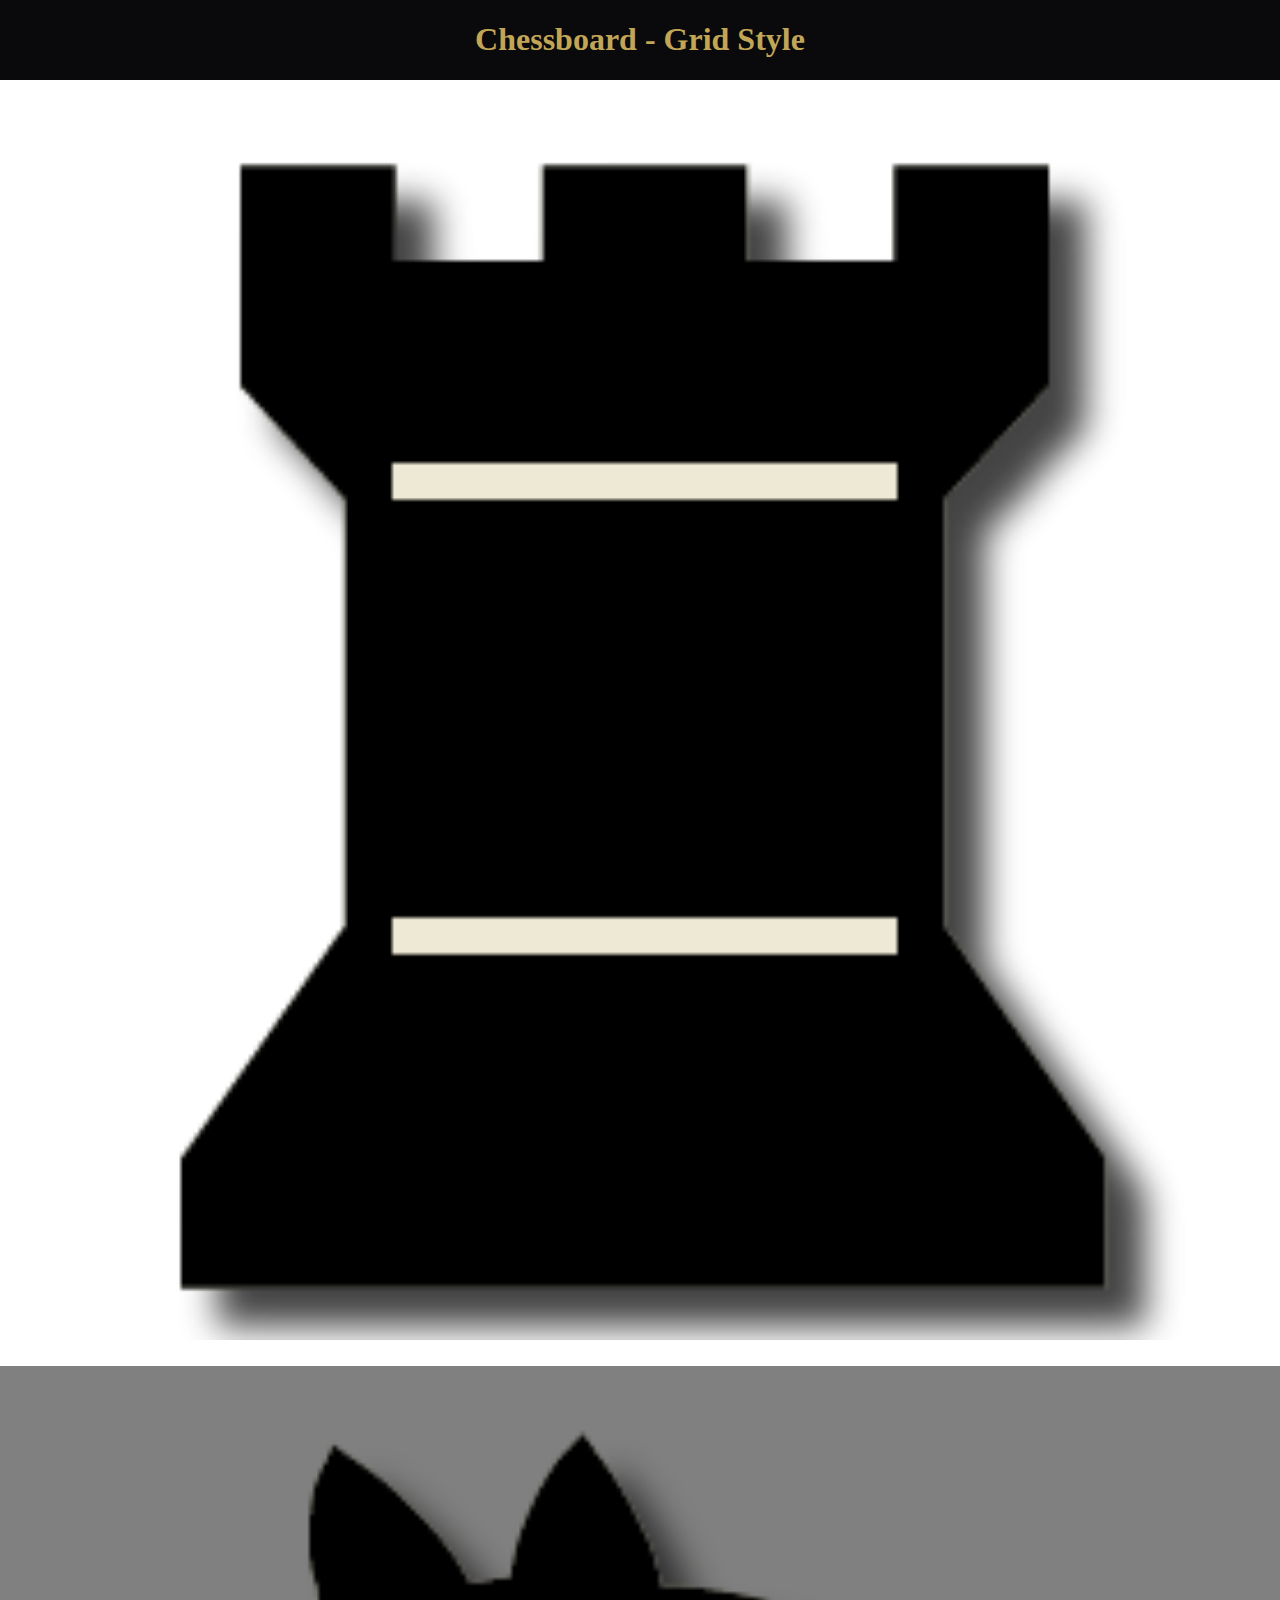
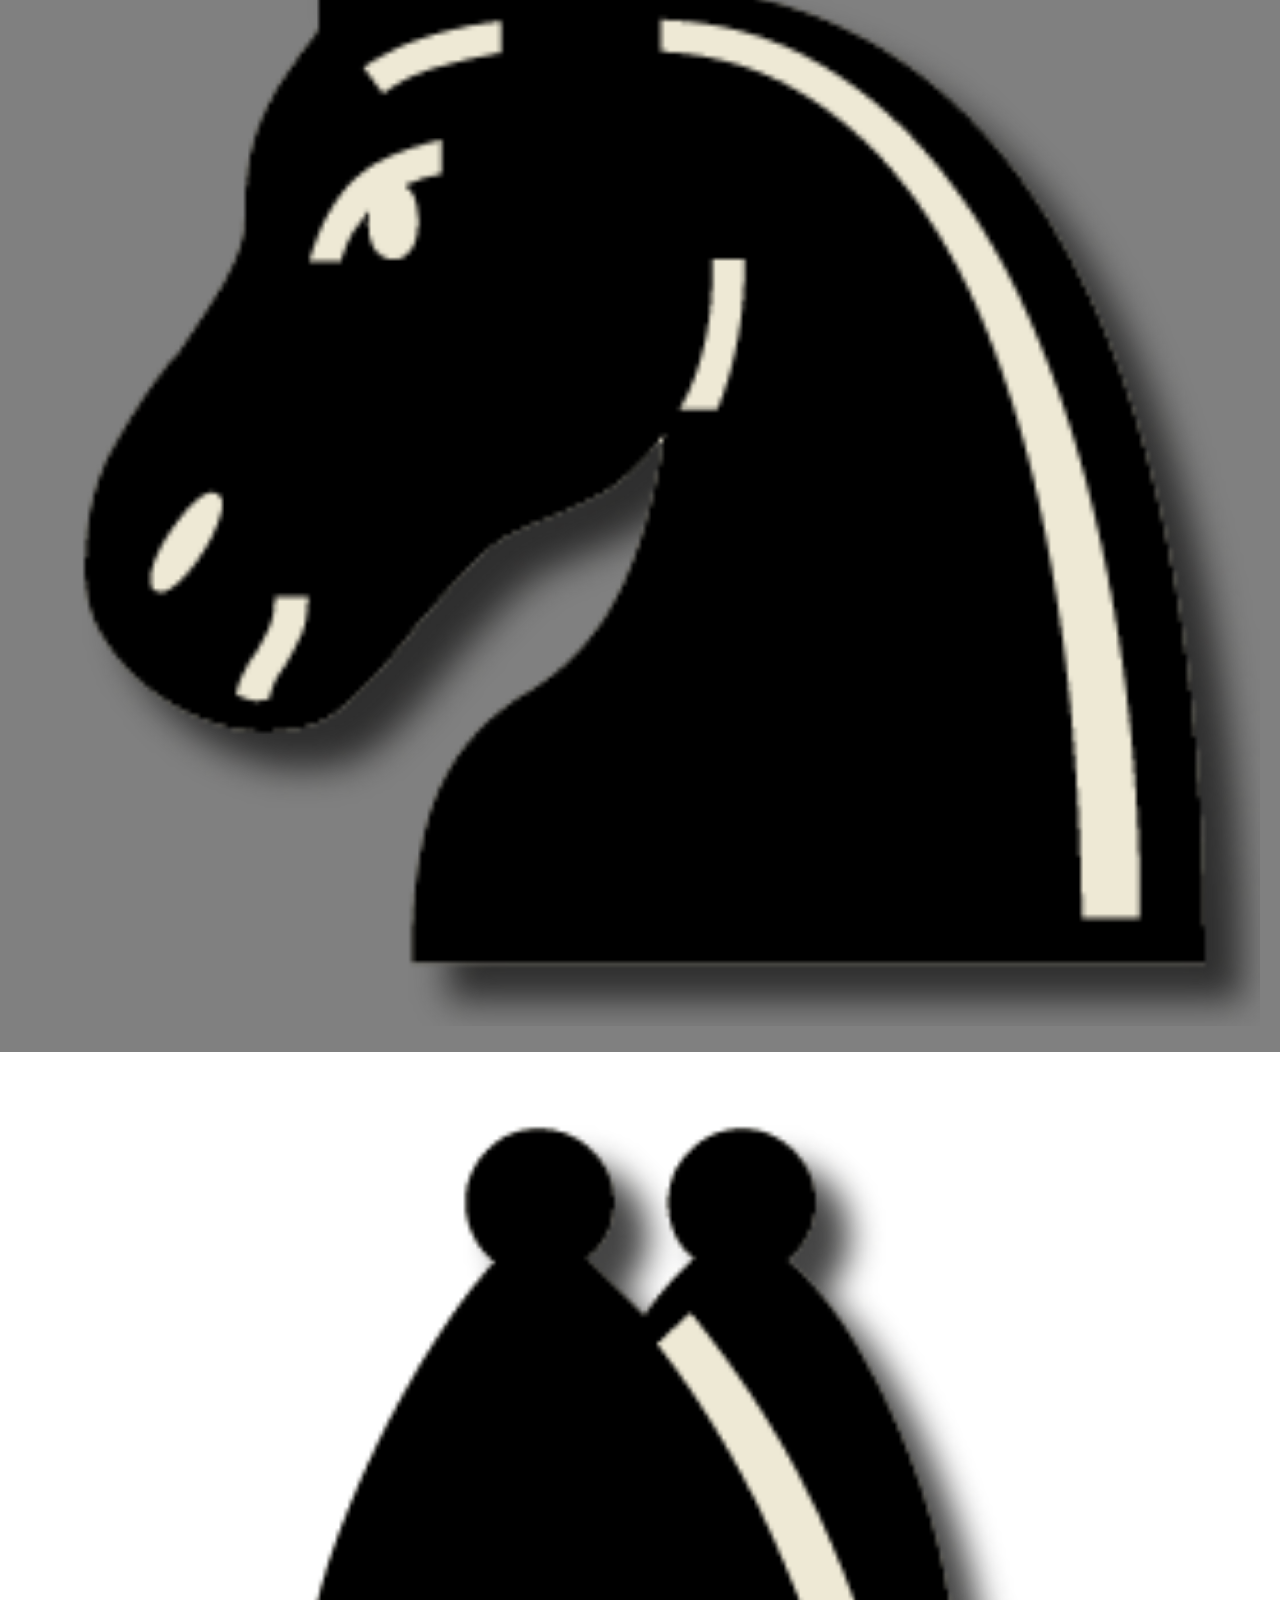
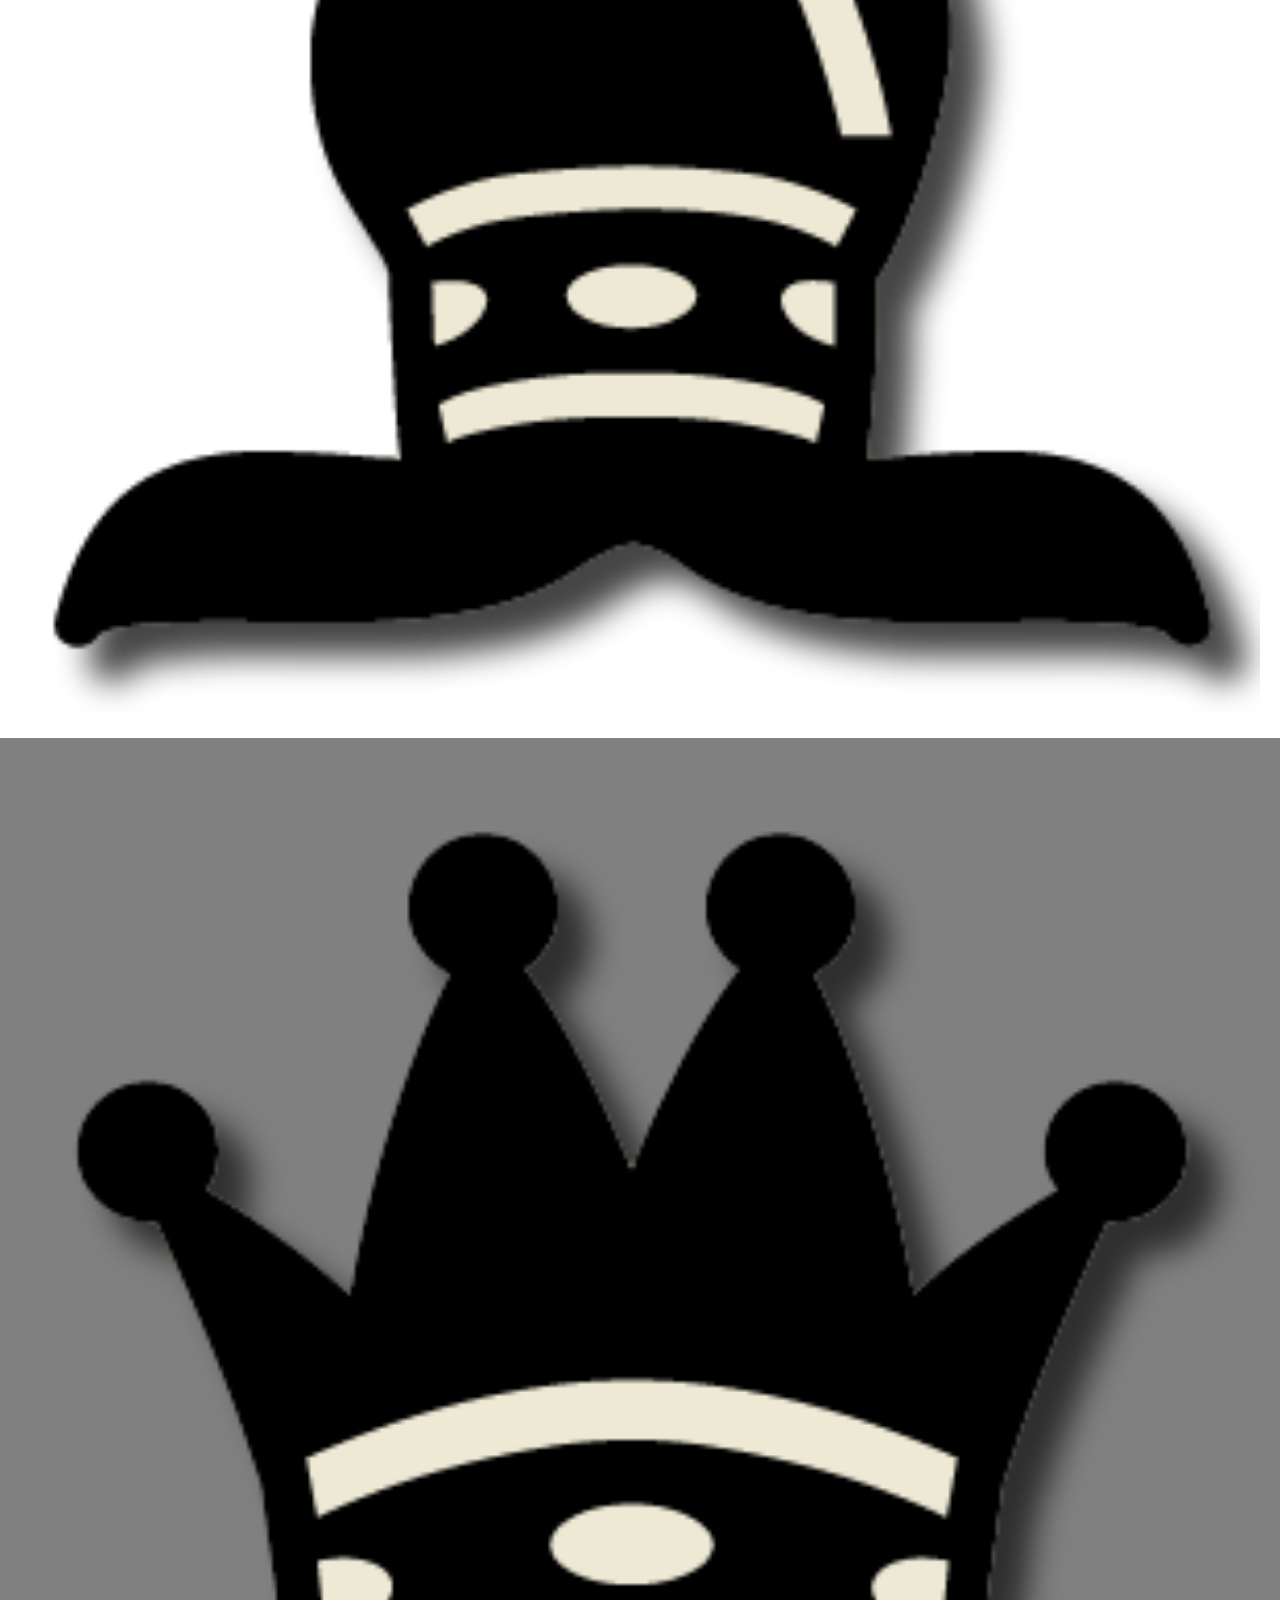
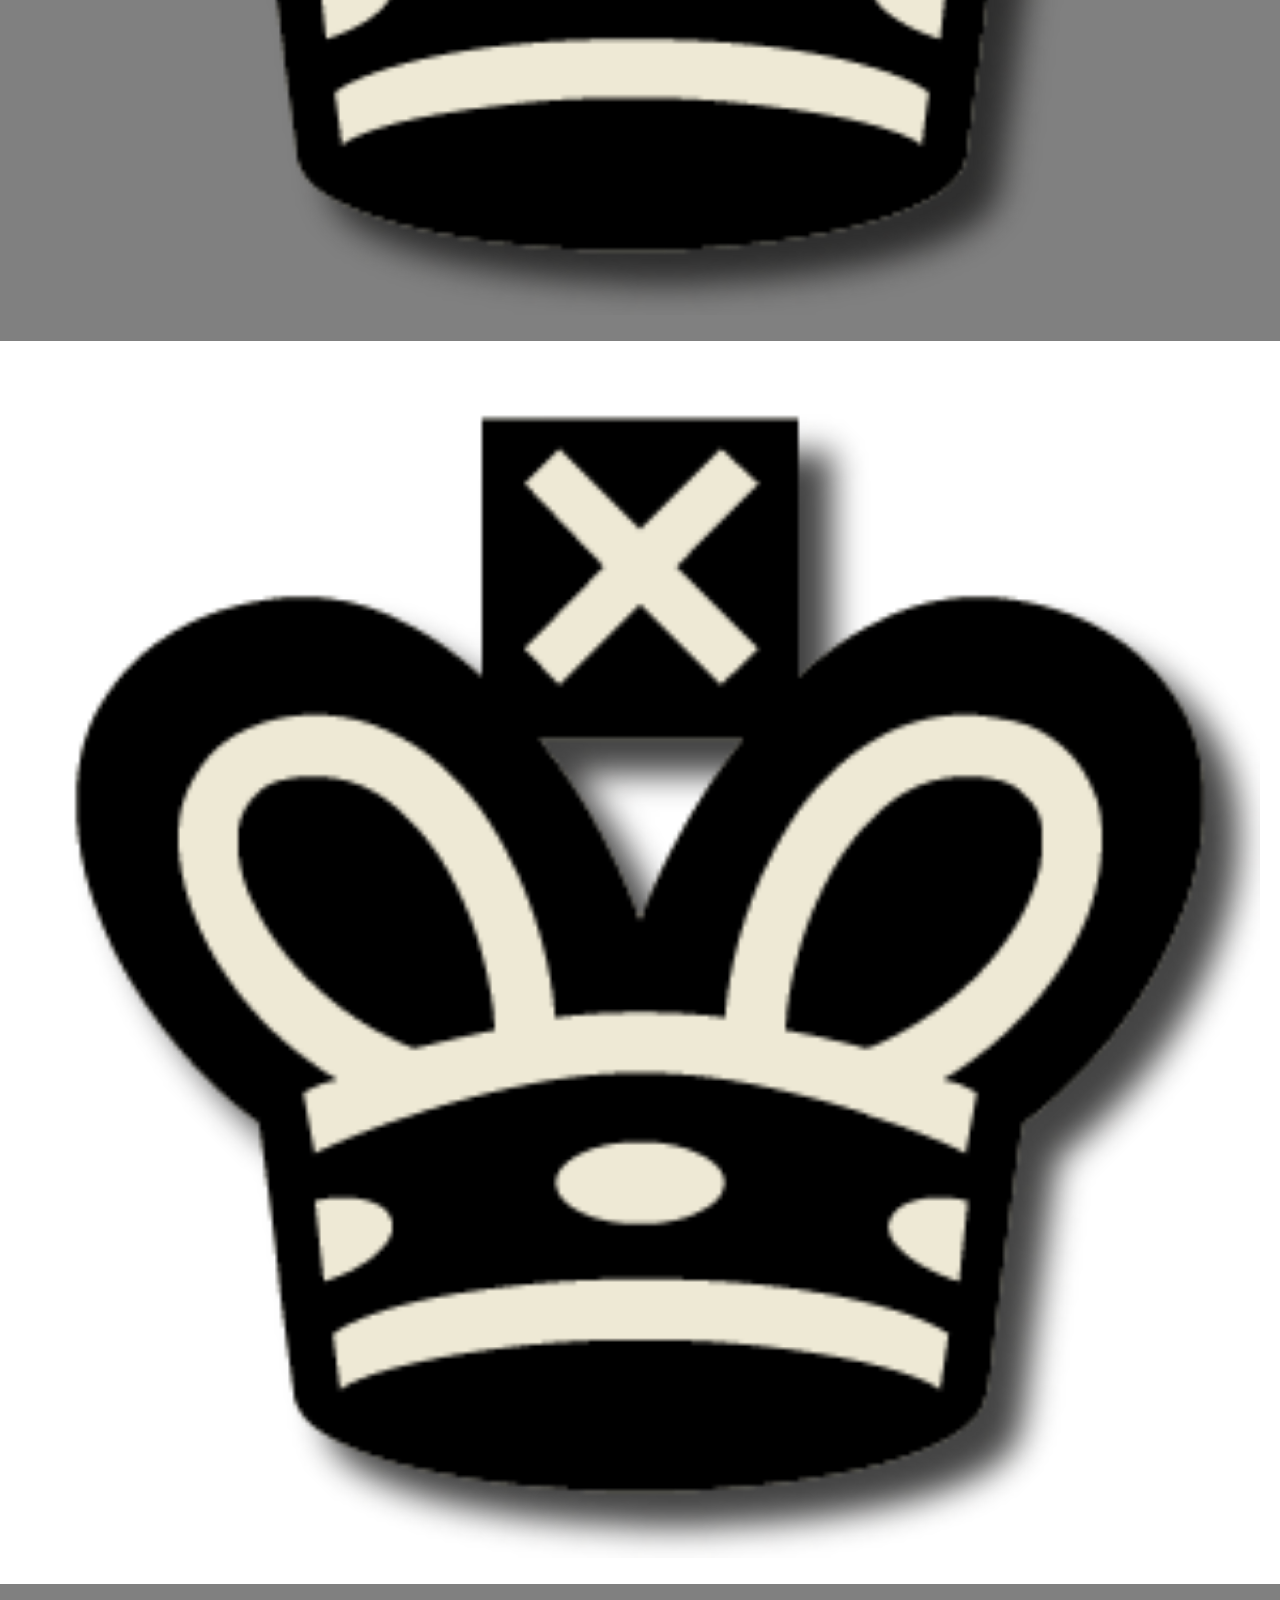
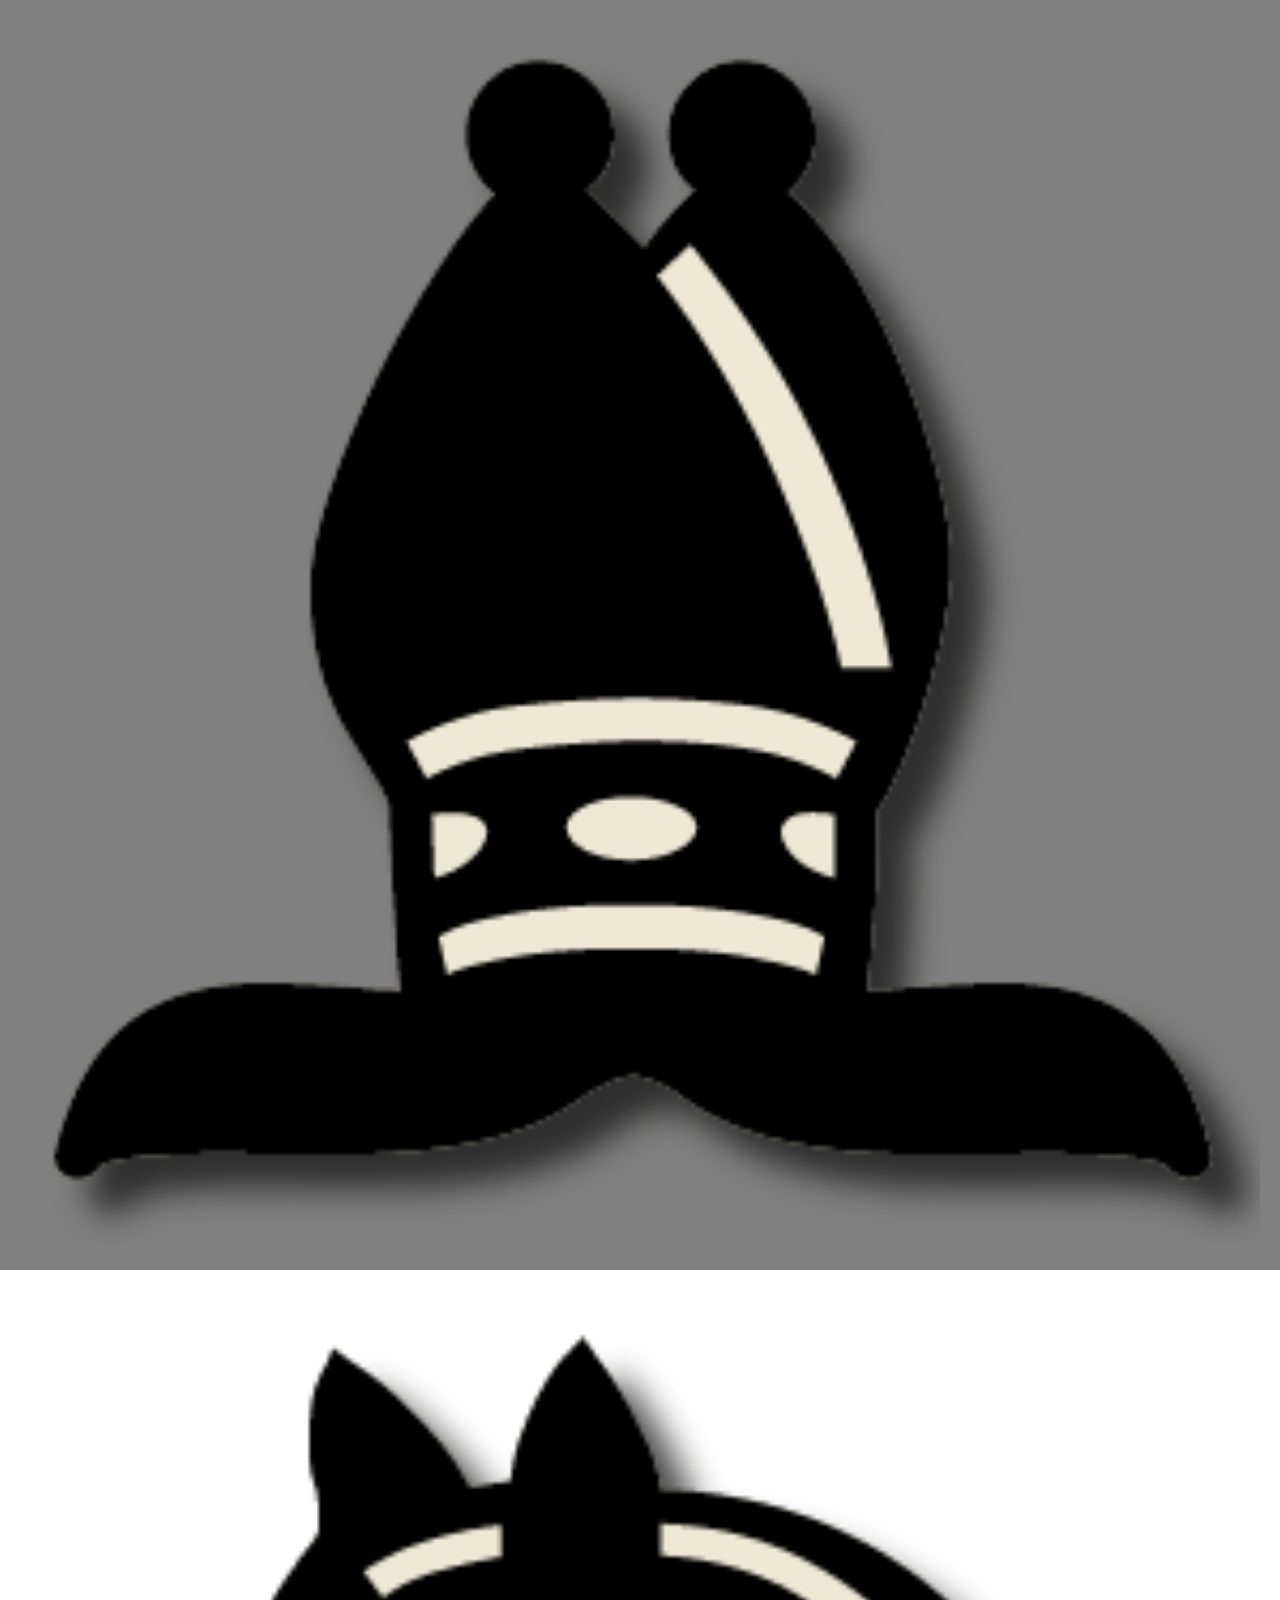
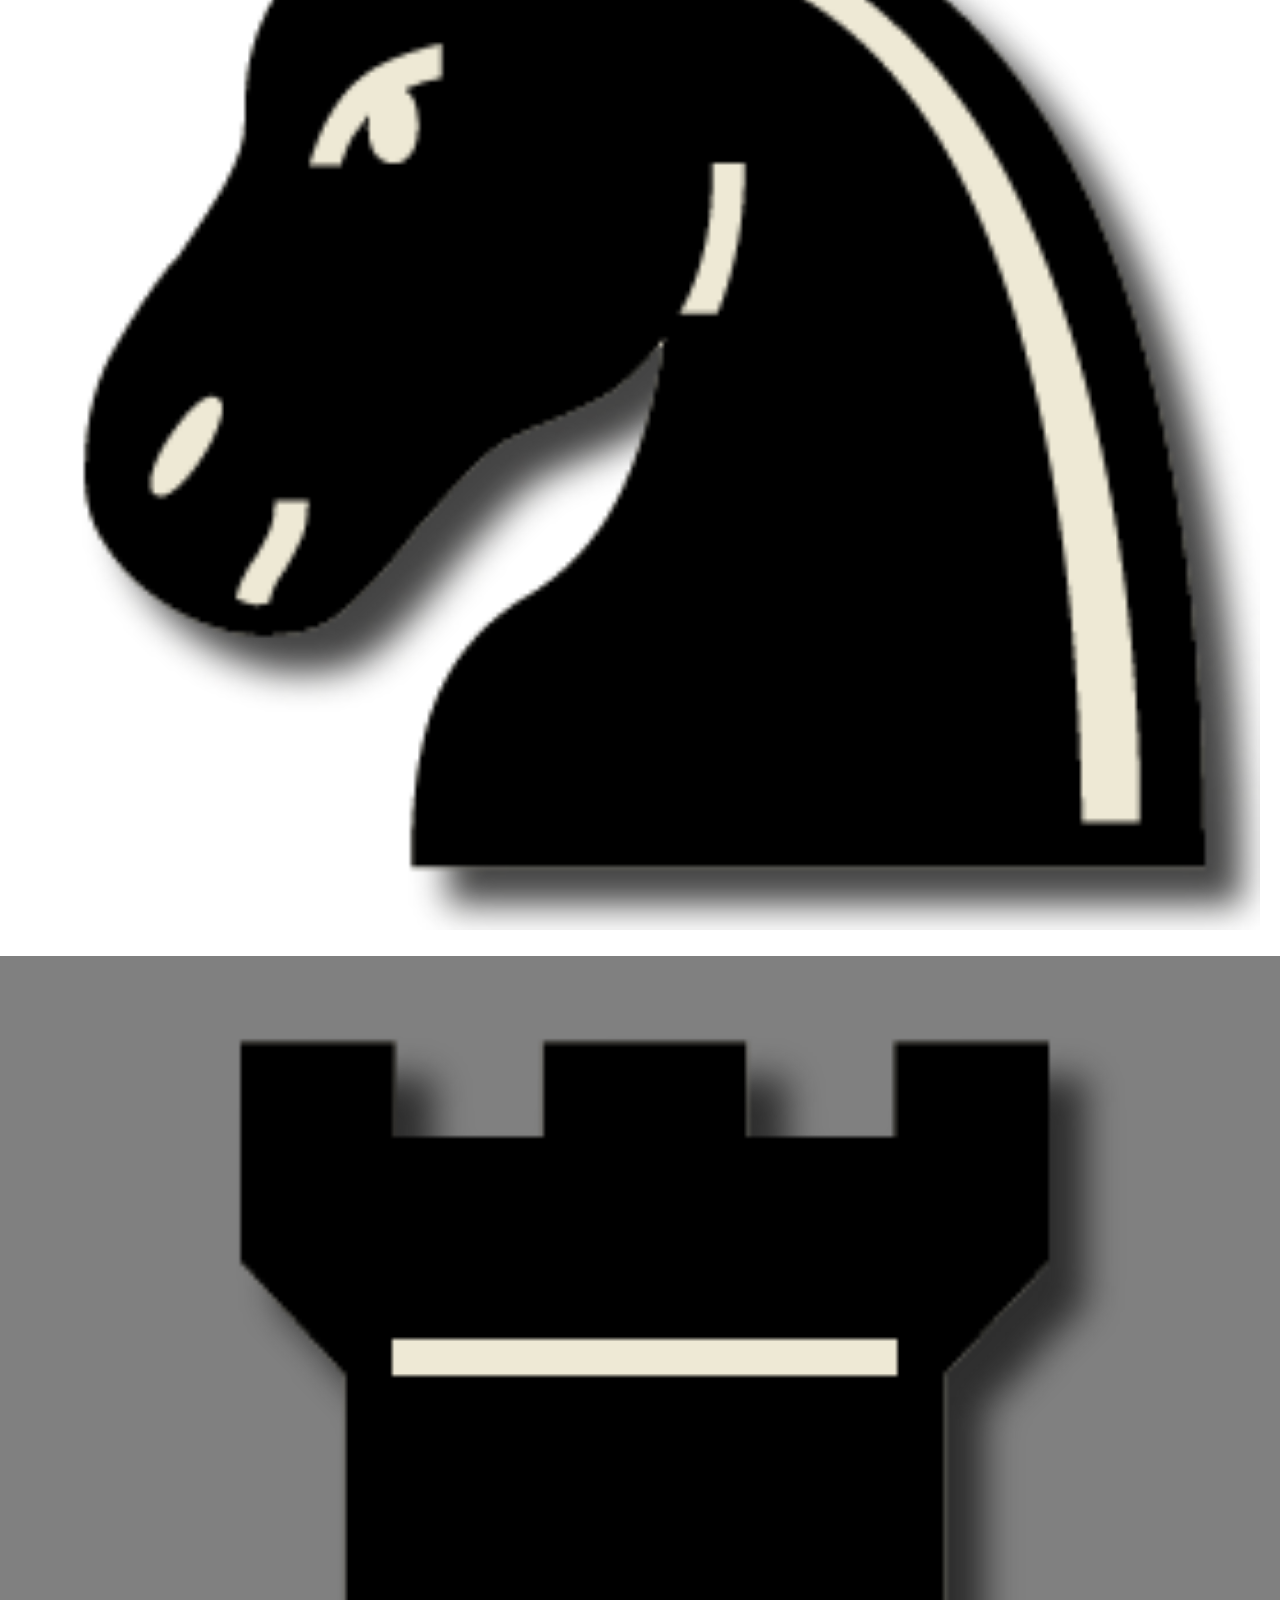
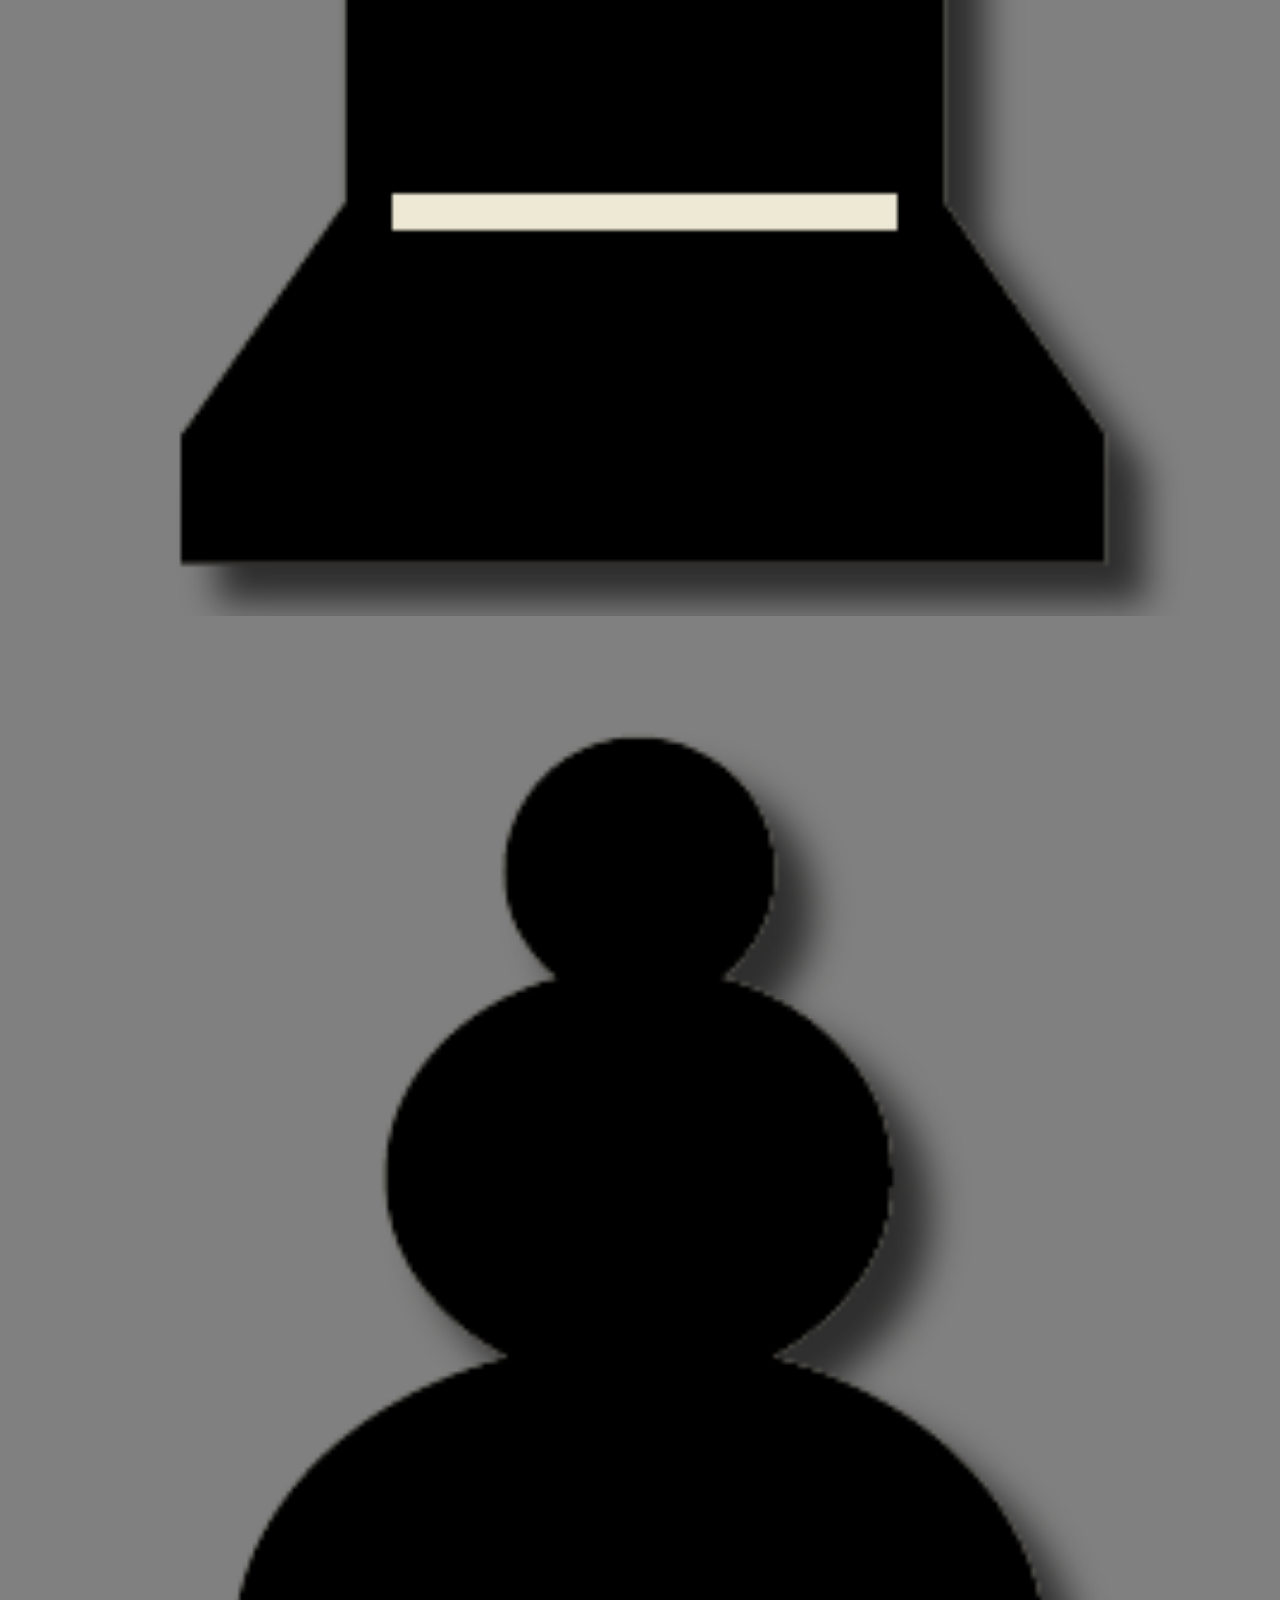
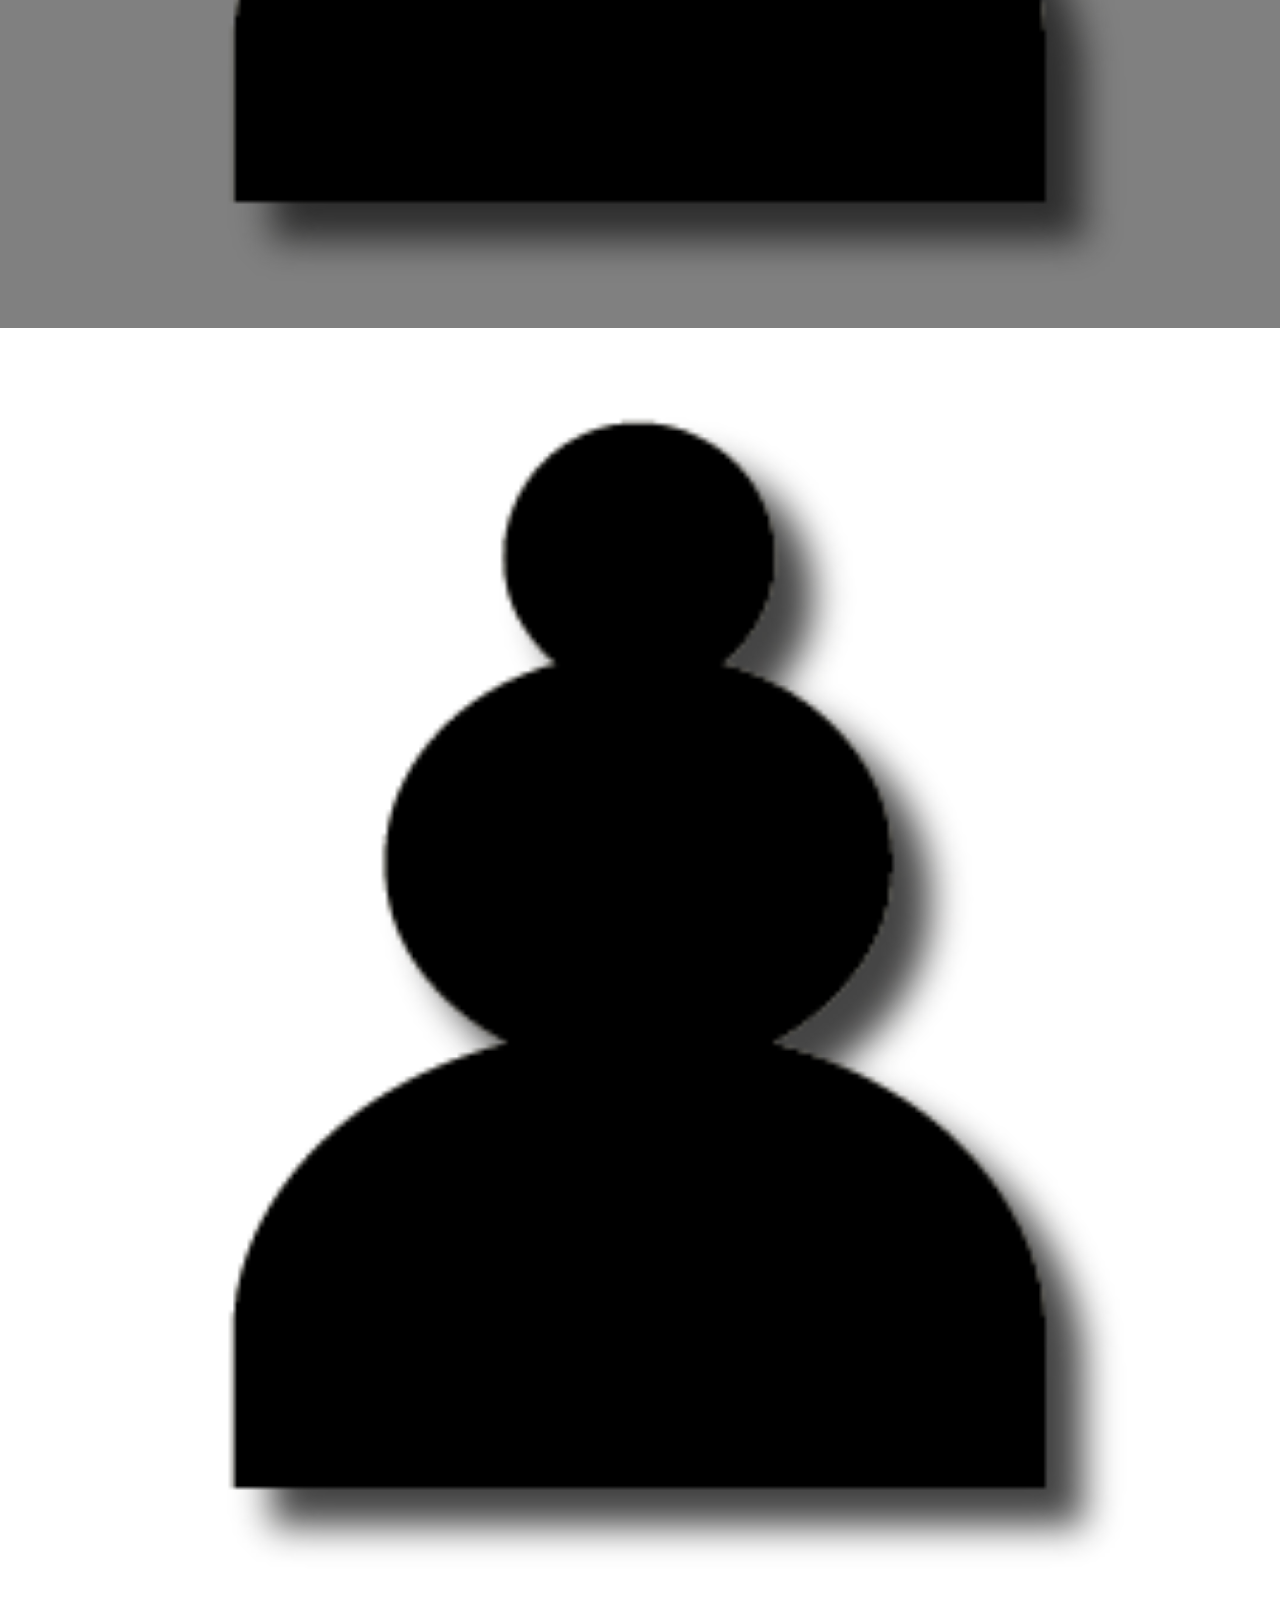
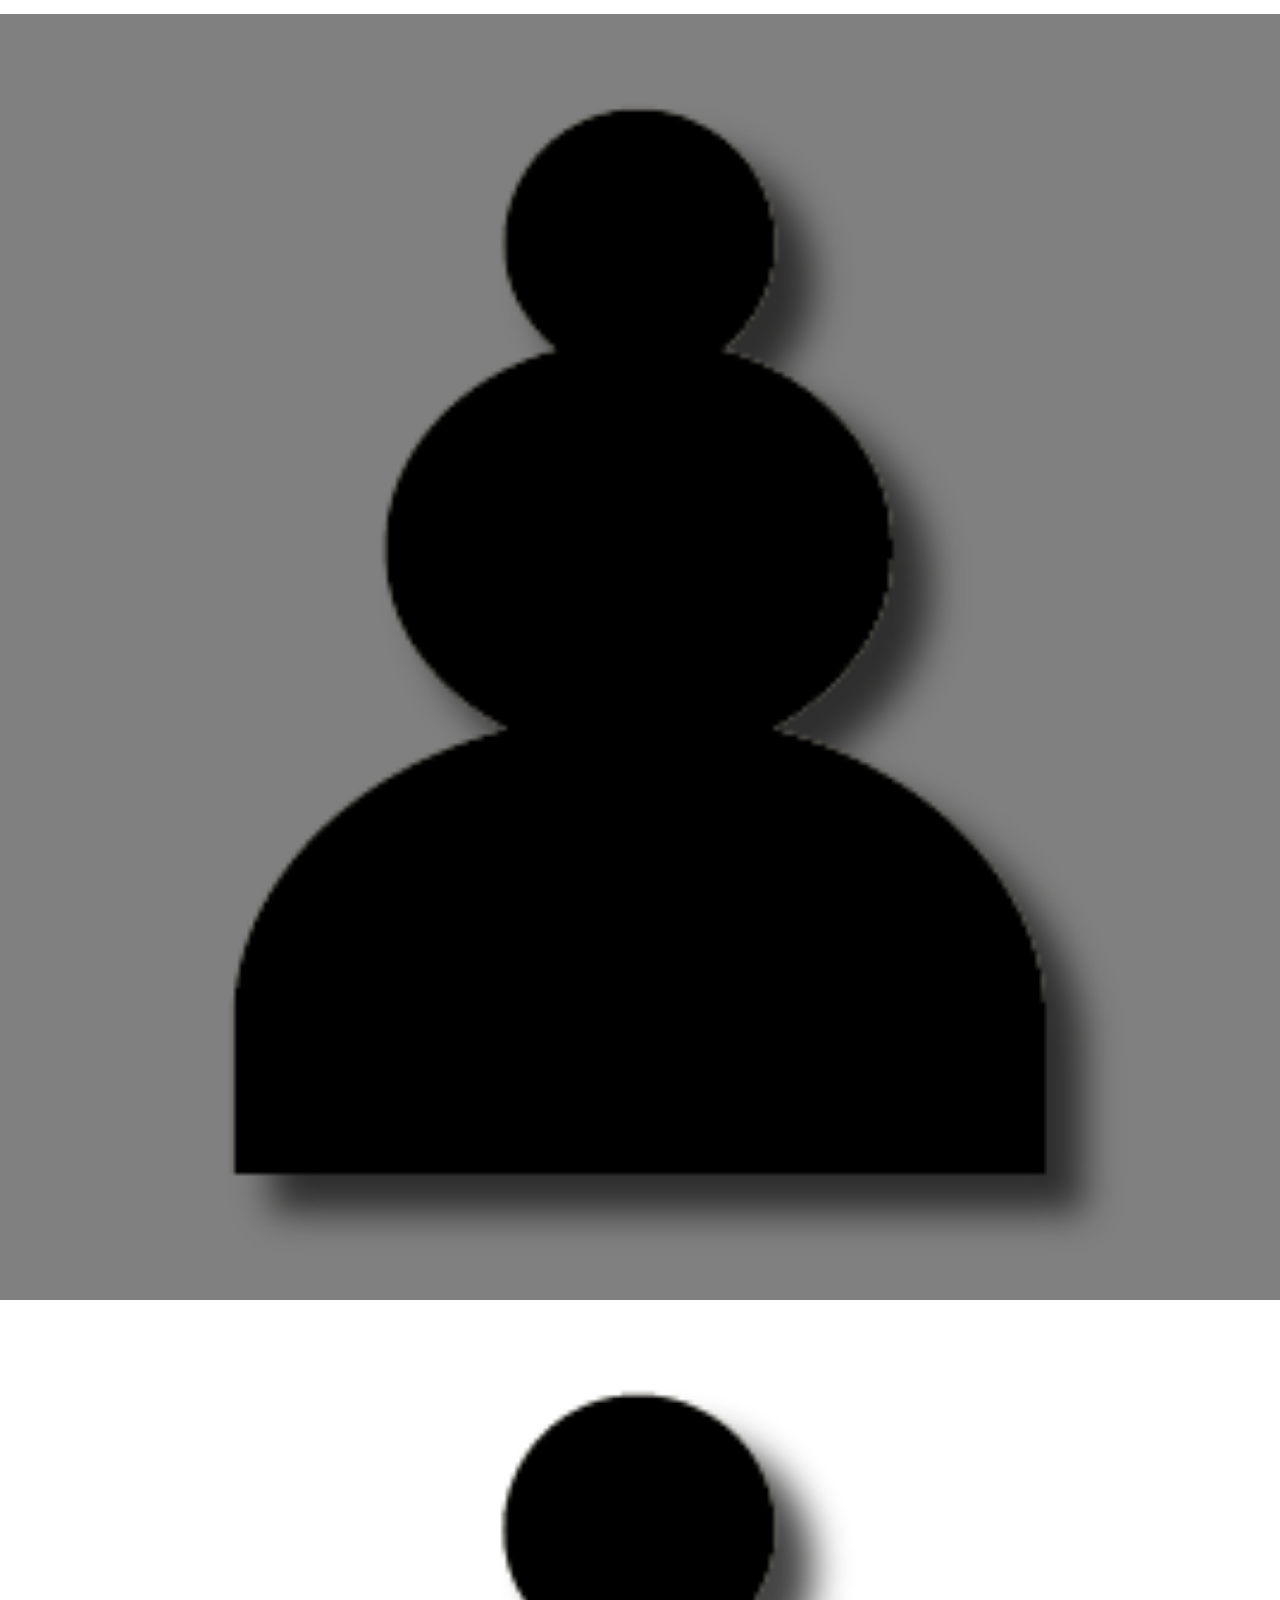
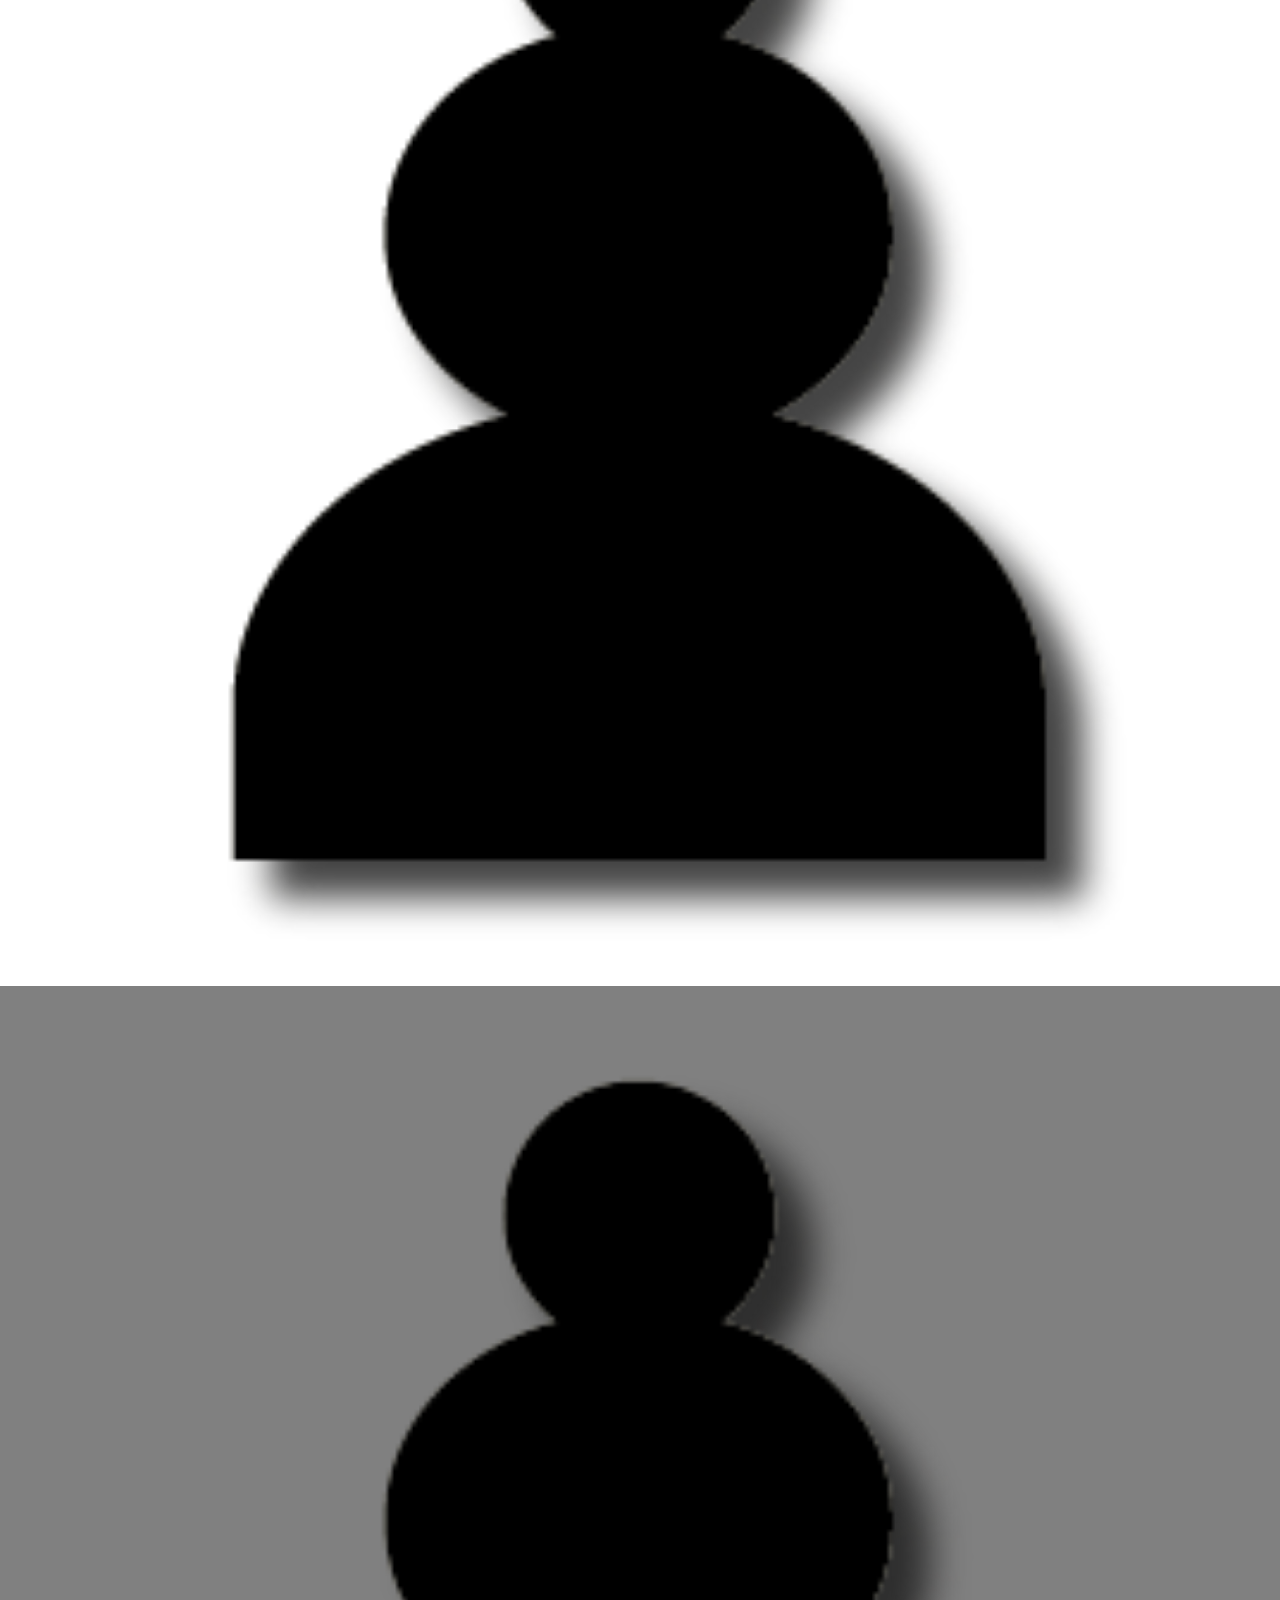
<file: projects/chess/grid-chess.html>
<!DOCTYPE html>
<html lang="en">
<head>
    <meta charset="UTF-8">
    <meta http-equiv="X-UA-Compatible" content="IE=edge">
    <meta name="viewport" content="width=device-width, initial-scale=1.0">
    <link rel="stylesheet" href="assets/css/grid-styles.css">
    <title>Grid - Chess Board</title>
</head>
<body>
    <h1>Chessboard - Grid Style</h1>
    <div id="board" class="grid">
        <div class="white-sq"><img src="assets/images/black-rook.png" alt="black-rook"></div>
        <div class="black-sq"><img src="assets/images/black-horse.png" alt="black-rook"></div>
        <div class="white-sq"><img src="assets/images/black-bishop.png" alt="black-rook"></div>
        <div class="black-sq"><img src="assets/images/black-queen.png" alt="black-rook"></div>
        <div class="white-sq"><img src="assets/images/black-king.png" alt="black-rook"></div>
        <div class="black-sq"><img src="assets/images/black-bishop.png" alt="black-rook"></div>
        <div class="white-sq"><img src="assets/images/black-horse.png" alt="black-rook"></div>
        <div class="black-sq"><img src="assets/images/black-rook.png" alt="black-rook"></div>
        <!--7-->
        <div class="black-sq"><img src="assets/images/black-pawn.png" alt="black-rook"></div>
        <div class="white-sq"><img src="assets/images/black-pawn.png" alt="black-rook"></div>
        <div class="black-sq"><img src="assets/images/black-pawn.png" alt="black-rook"></div>
        <div class="white-sq"><img src="assets/images/black-pawn.png" alt="black-rook"></div>
        <div class="black-sq"><img src="assets/images/black-pawn.png" alt="black-rook"></div>
        <div class="white-sq"><img src="assets/images/black-pawn.png" alt="black-rook"></div>
        <div class="black-sq"><img src="assets/images/black-pawn.png" alt="black-rook"></div>
        <div class="white-sq"><img src="assets/images/black-pawn.png" alt="black-rook"></div>
        <!--6-->
        <div class="white-sq"></div>
        <div class="black-sq"></div>
        <div class="white-sq"></div>
        <div class="black-sq"></div>
        <div class="white-sq"></div>
        <div class="black-sq"></div>
        <div class="white-sq"></div>
        <div class="black-sq"></div>
        <!--7-->
        <div class="black-sq"></div>
        <div class="white-sq"></div>
        <div class="black-sq"></div>
        <div class="white-sq"></div>
        <div class="black-sq"></div>
        <div class="white-sq"></div>
        <div class="black-sq"></div>
        <div class="white-sq"></div>
        <!--8-->
        <div class="white-sq"></div>
        <div class="black-sq"></div>
        <div class="white-sq"></div>
        <div class="black-sq"></div>
        <div class="white-sq"></div>
        <div class="black-sq"></div>
        <div class="white-sq"></div>
        <div class="black-sq"></div>
        <!--7-->
        <div class="black-sq"></div>
        <div class="white-sq"></div>
        <div class="black-sq"></div>
        <div class="white-sq"></div>
        <div class="black-sq"></div>
        <div class="white-sq"></div>
        <div class="black-sq"></div>
        <div class="white-sq"></div>
        <!--6-->
        <div class="white-sq"><img src="assets/images/white-pawn.png" alt="black-rook"></div>
        <div class="black-sq"><img src="assets/images/white-pawn.png" alt="black-rook"></div>
        <div class="white-sq"><img src="assets/images/white-pawn.png" alt="black-rook"></div>
        <div class="black-sq"><img src="assets/images/white-pawn.png" alt="black-rook"></div>
        <div class="white-sq"><img src="assets/images/white-pawn.png" alt="black-rook"></div>
        <div class="black-sq"><img src="assets/images/white-pawn.png" alt="black-rook"></div>
        <div class="white-sq"><img src="assets/images/white-pawn.png" alt="black-rook"></div>
        <div class="black-sq"><img src="assets/images/white-pawn.png" alt="black-rook"></div>
        <!--7-->
        <div class="black-sq"><img src="assets/images/white-rook.png" alt="black-rook"></div>
        <div class="white-sq"><img src="assets/images/white-horse.png" alt="black-rook"></div>
        <div class="black-sq"><img src="assets/images/white-bishop.png" alt="black-rook"></div>
        <div class="white-sq"><img src="assets/images/white-queen.png" alt="black-rook"></div>
        <div class="black-sq"><img src="assets/images/white-king.png" alt="black-rook"></div>
        <div class="white-sq"><img src="assets/images/white-bishop.png" alt="black-rook"></div>
        <div class="black-sq"><img src="assets/images/white-horse.png" alt="black-rook"></div>
        <div class="white-sq"><img src="assets/images/white-rook.png" alt="black-rook"></div>
        <script  src="assets/script.js"></script>
</body>
</html>
</file>
<file: assets/css/styles.css>
body {
  background-color: #dddddd;
}

div.titleWrapper{
  text-align: center;
}

div.contentContainer {
  display: flex;
  justify-content: center;
  flex-wrap: wrap;
}

div.component {
  background-color: white;
  width: 25%;
  margin: 10px;
  box-shadow: 5px 5px 5px 0px rgba(0,0,0,0.75);
  -webkit-box-shadow: 5px 5px 5px 0px rgba(0,0,0,0.75);
  -moz-box-shadow: 5px 5px 5px 0px rgba(0,0,0,0.75);
  border-radius: 3%;
  overflow: hidden;
}

div.imageWrapper {
  padding-bottom: 500px;
}

div.imageWrapper img {
  width: 100%;
}

.core-title {
  font-size: 40px;
  font-weight: 400;
  line-height: 48px;
  word-break: break-word;
}

.coreTitle.xL {
  font-size: 72px;
  line-height: 72px;
  font-weight: 700;
}

div.contentCaption {
  padding-left: 16px;
  padding-right: 16px;
  border-top: gray 1px solid;
}
</file>
<file: projects/momentum-app/assets/css/styles.css>
@font-face {
  font-family: "square_sans_serif_7";
  src: url("../fonts/square_sans_serif_7.woff2") format("woff2"),
    url("../fonts/square_sans_serif_7.woff") format("woff");
  font-weight: normal;
  font-style: normal;
}

@font-face {
  font-family: "ubuntu-r";
  src: url("../fonts/ubuntu-r.woff2") format("woff2"),
    url("../fonts/ubuntu-r.woff") format("woff");
  font-weight: normal;
  font-style: normal;
}

html {
  background: url(../images/bg1.jpeg) no-repeat center center fixed;
  -webkit-background-size: cover;
  -moz-background-size: cover;
  -o-background-size: cover;
  background-size: cover;
  font-size: 10px;
}

html,
body {
  height: 100%;
  margin: 0;
}

body {
  font-family: "ubuntu-r";
  font-size: 1.6rem;
  line-height: 1;
  text-align: center;
  color: white;
  margin: 0;
}

h1 {
  font-family: "square_sans_serif_7";
  font-size: 20rem;
  margin: 0;
}

input[type="text"] {
  width: 100%;
  outline: none;
  background: transparent;
  text-align: center;
  border-top: hidden;
  border-left: hidden;
  border-right: hidden;
  border-bottom: groove;
}

div#main {
  display: flex;
  justify-content: center;
  height: 100%;
  background: rgba(25, 25, 25, 0.5);
  text-align: center;
}

div#main-wrap {
  display: flex;
  flex-direction: column;
  width: 70vw;
  margin: 0 auto;
}

#main-wrap h2 {
  margin: 0 0 5px;
  font-size: 5rem;
}

#content-shell input[type="text"] {
  font-size: 3rem;
  color: white;
}

#content-shell {
  flex: 2;
  display: flex;
  flex-direction: column;
  justify-content: center;
  align-items: center;
}

#name-container {
  padding-bottom: 50px;
}

#greetContainer {
  padding-bottom: 50px;
}

#focus-container {
  visibility: hidden;
}

#focus-container h2 {
  font-size: 3rem;
}

#focus-shell {
  display: none;
}

#focus-shell h5 {
  font-size: 2rem;
  margin: 0 0 10px;
}

#inspQuote {
  margin-bottom: 25px;
}

#inspQuote span,
#edit-name-shell {
  font-size: 1.5rem;
  color: gray;
  margin: 0 5px;
}

#edit-name-shell,
#generate-new,
#add-my-quote {
  visibility: hidden;
}

#generate-new:hover,
#add-my-quote:hover,
#edit-name-shell:hover {
  color: white;
}

#newQuoteID {
  font-size: 1.6rem;
  color: white;
  border-bottom: hidden;
  display: none;
}

#edit-name-btn,
#generate-new,
#add-my-quote,
#todo-exit span,
span[id^="chk"],
span[id^="del"] {
  cursor: pointer;
}

#btnReset {
  position: absolute;
  top: 1rem;
  left: 1rem;
}

#btnShowToDo {
  position: absolute;
  top: 1rem;
  right: 1rem;
}

#todoContainer {
  background-color: white;
  color: black;
  position: absolute;
  top: 1rem;
  right: 1rem;
  z-index: 10;
  border-radius: 5%;
  display: none;
}

#todo-title {
  margin: 0;
}

#todo-exit {
  position: relative;
}

#todo-exit-text {
  position: absolute;
  top: 1rem;
  right: 1.5rem;
}

#todo-content {
  padding: 2rem;
}

#todo-content,
#todo-content input[type="text"] {
  text-align: left;
}

#newToDo {
  margin: 10px 0;
}

.todo-shell {
  border: solid 1px black;
  padding: 10px;
  margin: 5px 0;
  display: flex;
  max-width: 300px;
}

.todo-desc,
.todo-complete {
  flex: 7;
  font-size: 1.5rem;
  margin-right: 10px;
}

.todo-icons {
  flex: 1;
  display: flex;
}

span[id^="chk"],
span[id^="del"] {
  margin: 0 5px;
}

.todo-complete {
  color: lightgrey;
  text-decoration: line-through;
}

.is-complete {
  color: green;
}
</file>
<file: projects/product/assets/css/styles.css>
@font-face {
  font-family: sofia-pro;
  src: url(bold.woff2) format("woff2"),
  url(bold.woff) format("woff"),
  url(bold.opentype) format("opentype");
  font-display: swap;
  font-style: normal;
  font-weight: 700;
}

@font-face {
  font-family: sofia-pro;
  src: url(light.woff2) format("woff2"),
  url(light.woff) format("woff"),
  url(light.opentype) format("opentype");
  font-display: swap;
  font-style: normal;
  font-weight: 300;
}

@font-face {
  font-family: sofia-pro;
  src: url(normal.woff2) format("woff2"),
  url(normal.woff) format("woff"),
  url(normal.opentype) format("opentype");
  font-display: swap;
  font-style: normal;
  font-weight: 400;
}

* {
  font-family: sofia-pro,Roboto,Helvetica,Arial,sans-serif;
  font-weight: 300;
  -moz-box-sizing: border-box;
  box-sizing: border-box;
}

html,
body {
  font-family: sofia-pro,Roboto,Helvetica,Arial,sans-serif;
  font-size: 16px;
  color: #333;
  scroll-behavior: smooth;
}

html {
  line-height: 1.15;
  -ms-text-size-adjust: 100%;
  -webkit-text-size-adjust: 100%;
}

body {
  overflow-x: hidden;
  margin: 0;
}

a {
  background-color: transparent;
  -webkit-text-decoration-skip: objects
}

a,
button {
  cursor: pointer
}

header,
nav,
footer {
 display: block
}

h1 {
  font-size: 2em
}
 
h1,
h2 {
  margin: 0
}

video {
  display:inline-block
}

img {
  border-style:none
}

svg:not(:root) {
  overflow:hidden
}

button,
input {
  font-family:sans-serif;
  font-size:100%;
  line-height:1.15;
  margin:0;
  overflow:visible;
}

button {
 text-transform:none
}

button,
html [type=button] {
 -webkit-appearance:button
}

.frame-wrapper {
  position: relative;
  z-index: 1;
}

.base-header-component .desktop-wrapper {
  display: block;
}

.base-header-component .mobile-wrapper {
  display: none;
}

.base-header-desktop-component {
  width: 100%;
}

.base-header-desktop-component.scrolled-threshold .base-header-desktop-content .left-side-header-links .absolute-main-links {
  opacity: 0;
  visibility: hidden;
  pointer-events: none;
  -webkit-transform: translateY(-8px);
  -ms-transform: translateY(-8px);
  transform: translateY(-8px);
  -webkit-transition: opacity 250ms ease, transform 250ms ease;
  transition: opacity 250ms ease, transform 250ms ease;
}

.base-header-desktop-component.scrolled-threshold .base-header-desktop-content .left-side-header-links .absolute-unified-links {
  opacity: 1;
  visibility: visible;
  pointer-events: auto;
  -webkit-transform: none;
  -ms-transform: none;
  transform: none;
  -webkit-transition: opacity 500ms ease, transform 500ms ease;
  transition: opacity 500ms ease, transform 500ms ease;
}

.base-header-desktop-component.scrolled-threshold .secondary-header-wrapper {
  pointer-events: none;
}

.base-header-desktop-component .base-header-desktop-content {
  -webkit-box-flex: 1;
  -webkit-flex-grow: 1;
  -ms-flex-positive: 1;
  flex-grow: 1;
  display: -webkit-box;
  display: -webkit-flex;
  display: -ms-flexbox;
  display: flex;
  -webkit-align-items: center;
  -webkit-box-align: center;
  -ms-flex-align: center;
  align-items: center;
  -webkit-box-pack: end;
  -webkit-justify-content: flex-end;
  -ms-flex-pack: end;
  justify-content: flex-end;
  height: 72px;
}

.base-header-desktop-component .base-header-desktop-content .left-side-header-links,
.base-header-desktop-component .base-header-desktop-content .right-side-header-links {
  height: 100%;
  display: -webkit-box;
  display: -webkit-flex;
  display: -ms-flexbox;
  display: flex;
}

.base-header-desktop-component .base-header-desktop-content .left-side-header-links .link-item-with-menu-component-wrapper,
.base-header-desktop-component .base-header-desktop-content .left-side-header-links .link-item-component-wrapper,
.base-header-desktop-component .base-header-desktop-content .right-side-header-links .link-item-with-menu-component-wrapper,
.base-header-desktop-component .base-header-desktop-content .right-side-header-links .link-item-component-wrapper {
  display: -webkit-box;
  display: -webkit-flex;
  display: -ms-flexbox;
  display: flex;
}

.base-header-desktop-component .base-header-desktop-content .left-side-header-links .link-item-with-menu-component-wrapper.header-language-picker,
.base-header-desktop-component .base-header-desktop-content .left-side-header-links .link-item-component-wrapper.header-language-picker,
.base-header-desktop-component .base-header-desktop-content .right-side-header-links .link-item-with-menu-component-wrapper.header-language-picker,
.base-header-desktop-component .base-header-desktop-content .right-side-header-links .link-item-component-wrapper.header-language-picker {
  -webkit-box-pack: center;
  -webkit-justify-content: center;
  -ms-flex-pack: center;
  justify-content: center;
  -webkit-align-items: center;
  -webkit-box-align: center;
  -ms-flex-align: center;
  align-items: center;
  padding: 0 16px;
}

.base-header-desktop-component .base-header-desktop-content .left-side-header-links .link-item-with-menu-component-wrapper.header-language-picker .language-label,
.base-header-desktop-component .base-header-desktop-content .left-side-header-links .link-item-component-wrapper.header-language-picker .language-label,
.base-header-desktop-component .base-header-desktop-content .right-side-header-links .link-item-with-menu-component-wrapper.header-language-picker .language-label,
.base-header-desktop-component .base-header-desktop-content .right-side-header-links .link-item-component-wrapper.header-language-picker .language-label {
  margin: 0 6px;
  font-size: 15px;
}

.base-header-desktop-component .base-header-desktop-content .left-side-header-links .link-item-with-menu-component-wrapper.header-language-picker .earth-icon,
.base-header-desktop-component .base-header-desktop-content .left-side-header-links .link-item-component-wrapper.header-language-picker .earth-icon,
.base-header-desktop-component .base-header-desktop-content .right-side-header-links .link-item-with-menu-component-wrapper.header-language-picker .earth-icon,
.base-header-desktop-component .base-header-desktop-content .right-side-header-links .link-item-component-wrapper.header-language-picker .earth-icon {
  width: 18px;
  height: 18px;
}

.base-header-desktop-component .base-header-desktop-content .left-side-header-links .link-item-with-menu-component-wrapper.header-language-picker .language-picker-item-label,
.base-header-desktop-component .base-header-desktop-content .left-side-header-links .link-item-component-wrapper.header-language-picker .language-picker-item-label,
.base-header-desktop-component .base-header-desktop-content .right-side-header-links .link-item-with-menu-component-wrapper.header-language-picker .language-picker-item-label,
.base-header-desktop-component .base-header-desktop-content .right-side-header-links .link-item-component-wrapper.header-language-picker .language-picker-item-label {
  font-size: 14px;
  color: #808080;
}

.base-header-desktop-component .base-header-desktop-content .left-side-header-links {
  -webkit-box-flex: 1;
  -webkit-flex-grow: 1;
  -ms-flex-positive: 1;
  flex-grow: 1;
  -webkit-flex-shrink: 0;
  -ms-flex-negative: 0;
  flex-shrink: 0;
}

.base-header-desktop-component .base-header-desktop-content .left-side-header-links .absolute-unified-links,
.base-header-desktop-component .base-header-desktop-content .left-side-header-links .absolute-main-links {
  position: absolute;
  display: -webkit-box;
  display: -webkit-flex;
  display: -ms-flexbox;
  display: flex;
  height: 100%;
}

.base-header-desktop-component .base-header-desktop-content .left-side-header-links .absolute-main-links {
  opacity: 1;
  visibility: visible;
  -webkit-transition: opacity 500ms ease, transform 500ms ease;
  transition: opacity 500ms ease, transform 500ms ease;
}

.base-header-desktop-component .base-header-desktop-content .left-side-header-links .absolute-main-links .submenu-enter {
  opacity: 0.01;
}

.base-header-desktop-component .base-header-desktop-content .left-side-header-links .absolute-main-links .submenu-enter.submenu-enter-active {
  opacity: 1;
  -webkit-transition: opacity 50ms ease;
  transition: opacity 50ms ease;
}

.base-header-desktop-component .base-header-desktop-content .left-side-header-links .absolute-main-links .submenu-leave {
  opacity: 1;
}

.base-header-desktop-component .base-header-desktop-content .left-side-header-links .absolute-main-links .submenu-leave.submenu-leave-active {
  opacity: 0.01;
  -webkit-transition: opacity 50ms ease;
  transition: opacity 50ms ease;
}

.base-header-desktop-component .base-header-desktop-content .left-side-header-links .absolute-unified-links {
  opacity: 0;
  visibility: hidden;
  pointer-events: none;
  -webkit-transform: translateY(8px);
  -ms-transform: translateY(8px);
  transform: translateY(8px);
  -webkit-transition: opacity 250ms ease, transform 250ms ease;
  transition: opacity 250ms ease, transform 250ms ease;
}

.base-header-desktop-component .base-header-desktop-content .right-side-header-links {
  -webkit-flex-shrink: 0;
  -ms-flex-negative: 0;
  flex-shrink: 0;
}

.base-header-desktop-component .secondary-header-wrapper {
  height: 56px;
  position: fixed;
  width: 100%;
  z-index: 554;
}

.base-header-mobile-component {
  width:100%;
  height:72px;
}

.base-header-mobile-component.secondary-header {
  height:96px;
}

.base-header-mobile-component.with-cluster-logo:not(.secondary-header) {
  height:calc(100% - 51px);
}

.base-header-mobile-component.with-cluster-logo .mobile-basic-header {
  height:52px;
}

.base-header-mobile-component.with-cluster-logo .mobile-basic-header .basic-header-content-wrapper {
  height:52px;
}

.base-header-mobile-component.with-cluster-logo .mobile-basic-header .basic-header-content-wrapper img {
  height:52px;
}

.base-header-mobile-component.with-cluster-logo .mobile-basic-header .basic-header-content-wrapper .basic-header-content {
  height:52px;
  -webkit-box-pack:justify;
  -webkit-justify-content:space-between;
  -ms-flex-pack:justify;
  justify-content:space-between;
  padding-left:24px;
  padding-right:24px;
}

.base-header-mobile-component.with-cluster-logo .mobile-basic-header .basic-header-content-wrapper .basic-header-content .main-logo-wrapper {
  height:100%;
}


.base-header-mobile-component .mobile-header-logo {
  height:100%;
}

.basic-header-component {
  width: 100%;
  height: 72px;
}

.basic-header-component .basic-header-content-wrapper {
  width: 100%;
  height: 72px;
  position: fixed;
  z-index: 556;
  background-color: #fff;
  display: -webkit-box;
  display: -webkit-flex;
  display: -ms-flexbox;
  display: flex;
  -webkit-box-pack: center;
  -webkit-justify-content: center;
  -ms-flex-pack: center;
  justify-content: center;
}

.basic-header-component .basic-header-content-wrapper .basic-header-content {
  max-width: 1440px;
  width: 100%;
  position: fixed;
  height: 72px;
  padding-left: 32px;
  padding-right: 32px;
  z-index: 555;
  background-color: #fff;
  top: 0;
  display: -webkit-box;
  display: -webkit-flex;
  display: -ms-flexbox;
  display: flex;
  -webkit-align-items: center;
  -webkit-box-align: center;
  -ms-flex-align: center;
  align-items: center;
}

.basic-header-component .basic-header-content-wrapper.with-shadow {
  box-shadow: 0px 18px 30px rgba(0,0,0,0.025);
}

.basic-header-component .basic-header-content-wrapper .basic-header-content .base-header-monday-logo-image {
  height: 42px;
  margin-right: 16px;
}

.basic-header-component .basic-header-content-wrapper .basic-header-content .main-logo-wrapper,
.basic-header-component .basic-header-content-wrapper .basic-header-content .secondary-logo-wrapper {
  -webkit-transition: opacity 50ms ease;
  transition: opacity 50ms ease;
}

.basic-header-component .basic-header-content-wrapper .basic-header-content .main-logo-wrapper .logo-popup {
  height: 100%;
  position: absolute;
  background: #ae63e5;
  border-radius: 80px;
  top: 66px;
  left: 20px;
  height: 60px;
  display: -webkit-box;
  display: -webkit-flex;
  display: -ms-flexbox;
  display: flex;
  -webkit-align-items: center;
  -webkit-box-align: center;
  -ms-flex-align: center;
  align-items: center;
  box-shadow: -4px 4px 30px #ae63e5;
  opacity: 1;
  -webkit-transition: opacity 200ms ease;
  transition: opacity 200ms ease;
  z-index: 1;
}

.basic-header-component .basic-header-content-wrapper .basic-header-content .main-logo-wrapper .logo-popup .popup-text {
  font-size: 16px;
  line-height: 120%;
  color: white;
  margin-left: 20px;
  -webkit-box-flex: 1;
  -webkit-flex-grow: 1;
  -ms-flex-positive: 1;
  flex-grow: 1;
}

.basic-header-component .basic-header-content-wrapper .basic-header-content .main-logo-wrapper .logo-popup .popup-text .link-text {
  padding-left: 4px;
  color: white;
  cursor: pointer;
}

.basic-header-component .basic-header-content-wrapper .basic-header-content .main-logo-wrapper .logo-popup .popup-gif {
  margin-left: 8px;
  width: 53px;
  height: 100%;
  -webkit-box-flex: 0;
  -webkit-flex-grow: 0;
  -ms-flex-positive: 0;
  flex-grow: 0;
}

.basic-header-component .basic-header-content-wrapper .basic-header-content .main-logo-wrapper .logo-popup .popup-gif .popup-bell-image {
  width: 100%;
  height: 100%;
  display: -webkit-box;
  display: -webkit-flex;
  display: -ms-flexbox;
  display: flex;
  -webkit-align-items: center;
  -webkit-box-align: center;
  -ms-flex-align: center;
  align-items: center;
}

.basic-header-component .basic-header-content-wrapper .basic-header-content .main-logo-wrapper .logo-popup:before {
  content: "";
  top: -18px;
  left: 35px;
  position: absolute;
  border: 0px solid;
  display: block;
  width: 30px;
  height: 26px;
  background-color: transparent;
  border-top-left-radius: 50%;
  border-top-right-radius: 50%;
  -webkit-transform: rotate(-50deg);
  -ms-transform: rotate(-50deg);
  transform: rotate(-50deg);
  box-shadow: -12px -5px 0px 0px #ae63e5;
  z-index: -1;
}

.basic-header-component .basic-header-content-wrapper .basic-header-content .secondary-logo-wrapper {
  opacity: 0;
  visibility: hidden;
  pointer-events: none;
  position: absolute;
}

.link-item-component {
  cursor: pointer;
  display: -webkit-box;
  display: -webkit-flex;
  display: -ms-flexbox;
  display: flex;
  -webkit-align-items: center;
  -webkit-box-align: center;
  -ms-flex-align: center;
  align-items: center;
  padding: 0px 16px;
  -webkit-text-decoration: none;
  text-decoration: none;
  color: #323338;
  -webkit-transition: color 200ms ease;
  transition: color 200ms ease;
}

.link-item-component:hover {
  color:#595ad4;
}

.basic-header-component.scrolled .basic-header-content-wrapper .basic-header-content .main-logo-wrapper .logo-popup {
  opacity: 0;
}

.scrolled-threshold .basic-header-component.with-secondary-logo .basic-header-content-wrapper .basic-header-content .main-logo-wrapper {
  opacity: 0;
  visibility: hidden;
  pointer-events: none;
  position: absolute;
}

.scrolled-threshold .basic-header-component.with-secondary-logo .basic-header-content-wrapper .basic-header-content .secondary-logo-wrapper {
  opacity: 1;
  visibility: visible;
  position: static;
  display: -webkit-box;
  display: -webkit-flex;
  display: -ms-flexbox;
  display: flex;
  pointer-events: auto;
}

.side-by-side-text-and-asset .side-by-side-content .image-wrapper .side-by-side-asset .picture-component {
  width: 100%;
  height: 100%;
  display: block;
}

.side-by-side-text-and-asset .side-by-side-content .image-wrapper .side-by-side-asset .picture-component:before {
  content: "";
  display: inline-block;
  height: 100%;
  vertical-align: middle;
}

figcaption,
figure,
main {
 display: block
}

.jsx-1446125771.full-paragraph-component {
  max-width: 1440px;
  margin: auto;
}

.jsx-1446125771.full-paragraph-component .jsx-1446125771.full-paragraph-wrapper {
  max-width: 1100px;
  margin: auto;
  display: -webkit-box;
  display: -webkit-flex;
  display: -ms-flexbox;
  display: flex;
  -webkit-box-pack: center;
  -webkit-justify-content: center;
  -ms-flex-pack: center;
  justify-content: center;
  padding: 0px 32px;
}

.full-paragraph {
  word-break: break-word;
  width: 100%;
}

.full-paragraph .full-paragraph-topic {
  margin-bottom: 16px;
}

.full-paragraph .title-wrapper {
  margin-top: 16px;
  margin-bottom: 16px;
}

.full-paragraph .bullets-wrapper {
  margin-top: 32px;
  display: -webkit-box;
  display: -webkit-flex;
  display: -ms-flexbox;
  display: flex;
}

.full-paragraph .bullets-wrapper.left {
  -webkit-box-pack: start;
  -webkit-justify-content: flex-start;
  -ms-flex-pack: start;
  justify-content: flex-start;
}

.full-paragraph .bullets-wrapper.left .bullets {
  -webkit-box-pack: start;
  -webkit-justify-content: flex-start;
  -ms-flex-pack: start;
  justify-content: flex-start;
}

.full-paragraph .bullets-wrapper.center {
  -webkit-box-pack: center;
  -webkit-justify-content: center;
  -ms-flex-pack: center;
  justify-content: center;
}

.full-paragraph .bullets-wrapper.center .bullets {
  -webkit-box-pack: center;
  -webkit-justify-content: center;
  -ms-flex-pack: center;
  justify-content: center;
}

.full-paragraph .bullets-wrapper.right {
  -webkit-box-pack: end;
  -webkit-justify-content: flex-end;
  -ms-flex-pack: end;
  justify-content: flex-end;
}

.full-paragraph .bullets-wrapper.right .bullets {
  -webkit-box-pack: end;
  -webkit-justify-content: flex-end;
  -ms-flex-pack: end;
  justify-content: flex-end;
}

.full-paragraph .button-wrapper {
  margin-top: 32px;
  display: -webkit-box;
  display: -webkit-flex;
  display: -ms-flexbox;
  display: flex;
}

.full-paragraph .button-wrapper.left {
  -webkit-box-pack: start;
  -webkit-justify-content: flex-start;
  -ms-flex-pack: start;
  justify-content: flex-start;
}

.full-paragraph .button-wrapper.center {
  -webkit-box-pack: center;
  -webkit-justify-content: center;
  -ms-flex-pack: center;
  justify-content: center;
}

.full-paragraph .button-wrapper.right {
  -webkit-box-pack: end;
  -webkit-justify-content: flex-end;
  -ms-flex-pack: end;
  justify-content: flex-end;
}

.core-title {
  font-size: 40px;
  font-weight: 400;
  line-height: 48px;
  word-break: break-word;
}

.core-title.xss {
  font-size: 12px;
  line-height: 32px;
  font-weight: 400;
}

.core-title.xs_m {
  font-size: 16px;
  line-height: 32px;
  font-weight: 400;
}

.core-title.xs {
  font-size: 24px;
  line-height: 32px;
  font-weight: 400;
}

.core-title.sm {
  font-size: 32px;
  line-height: 40px;
  font-weight: 400;
}

.core-title.md {
  font-size: 40px;
  line-height: 48px;
  font-weight: 400;
}

.core-title.lg {
  font-size: 50px;
  line-height: 60px;
  font-weight: 700;
}

.core-title.xl {
  font-size: 72px;
  line-height: 72px;
  font-weight: 700;
}

.core-title.xxl {
  font-size: 80px;
  line-height: 80px;
  font-weight: 700;
}

.paragraph-body {
  font-size: 20px;
  line-height: 32px;
  margin: 0;
  word-break: break-word;
}

.paragraph-body.md {
  font-size: 20px;
  line-height: 32px;
}

.paragraph-body.lg {
  font-size: 24px;
  line-height: 40px;
}

.regular-asset-component {
  width: 100%;
}

.regular-asset-component .asset-component-wrapper {
  max-width: 1440px;
  margin: auto;
  display: -webkit-box;
  display: -webkit-flex;
  display: -ms-flexbox;
  display: flex;
}

.regular-asset-component .asset-component-wrapper.left {
  -webkit-box-pack: start;
  -webkit-justify-content: flex-start;
  -ms-flex-pack: start;
  justify-content: flex-start;
}

.regular-asset-component .asset-component-wrapper.center {
  -webkit-box-pack: center;
  -webkit-justify-content: center;
  -ms-flex-pack: center;
  justify-content: center;
}

.regular-asset-component .asset-component-wrapper.right {
  -webkit-box-pack: end;
  -webkit-justify-content: flex-end;
  -ms-flex-pack: end;
  justify-content: flex-end;
}

.regular-asset-component .asset-component-wrapper.full-width {
  max-width: none;
}

.regular-asset-component .asset-component-wrapper .regular-asset-image-wrapper .regular-asset-image {
  width: 100% !important;
  height: auto;
}

.regular-asset-component .asset-component-wrapper video {
  display: block !important;
}

.center {
  text-align: center;
  margin-left: auto;
  margin-right: auto
}

.asset-inner {
  position: relative;
}

.asset-inner .main-image {
  width: 100%;
  display: -webkit-box;
  display: -webkit-flex;
  display: -ms-flexbox;
  display: flex;
}

.asset-inner .main-image.round {
  border-radius: 50%;
}

.asset-inner.with-shadow {
  box-shadow: 0px 2px 16px 0 rgba(0,0,0,0.2);
}

.jsx-1529701717.video-component {
  height: 100%;
  outline: none;
}

.images-logos-component {
  max-width: 1440px;
  margin: auto;
}

.logos {
  margin: auto;
  display: -webkit-box;
  display: -webkit-flex;
  display: -ms-flexbox;
  display: flex;
  -webkit-box-pack: center;
  -webkit-justify-content: center;
  -ms-flex-pack: center;
  justify-content: center;
}

.logos .images-logos-wrapper {
  width: 100%;
}

.logos .images-gallery-row {
  display: -webkit-box;
  display: -webkit-flex;
  display: -ms-flexbox;
  display: flex;
  -webkit-box-pack: center;
  -webkit-justify-content: center;
  -ms-flex-pack: center;
  justify-content: center;
}

.logos .images-gallery-row .image-gallery {
  padding: 24px 0;
  display: -webkit-box;
  display: -webkit-flex;
  display: -ms-flexbox;
  display: flex;
  -webkit-box-pack: center;
  -webkit-justify-content: center;
  -ms-flex-pack: center;
  justify-content: center;
  width: 244px;
}

.logos .images-gallery-row .image-gallery .social-proof-gallery-picture img {
  max-height: 69px;
  max-width: 244px;
}

.logos.slim.slim .images-gallery-row {
  -webkit-box-pack: start;
  -webkit-justify-content: flex-start;
  -ms-flex-pack: start;
  justify-content: flex-start;
}

.logos.slim.slim .images-gallery-row .image-gallery {
  padding: 8px 0;
  width: 85px;
}

.logos.slim.slim .images-gallery-row .image-gallery .social-proof-gallery-picture img {
  max-width: 85px;
  padding-right: 32px;
}

.logos.new-layout .images-gallery-row .image-gallery {
  width: 150px;
}

.logos.new-layout .images-gallery-row .image-gallery .social-proof-gallery-picture img {
  max-width: 118px;
}

.jsx-160764463.images-gallery-row {
  display: -webkit-box;
  display: -webkit-flex;
  display: -ms-flexbox;
  display: flex;
  -webkit-box-pack: center;
  -webkit-justify-content: center;
  -ms-flex-pack: center;
  justify-content: center;
  -webkit-flex-wrap: wrap;
  -ms-flex-wrap: wrap;
  flex-wrap: wrap;
}

.jsx-1848455873.image-gallery {
  display: -webkit-box;
  display: -webkit-flex;
  display: -ms-flexbox;
  display: flex;
  -webkit-box-pack: center;
  -webkit-justify-content: center;
  -ms-flex-pack: center;
  justify-content: center;
  -webkit-align-items: center;
  -webkit-box-align: center;
  -ms-flex-align: center;
  align-items: center;
  -webkit-flex-direction: column;
  -ms-flex-direction: column;
  flex-direction: column;
  position: relative;
}

.jsx-1848455873.image-gallery.shadow {
  box-shadow: 0 2px 16px 0 rgba(0,0,0,0.2);
}

.jsx-1848455873.image-gallery.clickable {
  cursor: pointer;
}

.jsx-1848455873.image-gallery.clickable:not(:hover) {
  -webkit-transition: 0.2s all ease;
  transition: 0.2s all ease;
}

.jsx-1848455873.image-gallery.clickable:hover {
  -webkit-transform: scale(1.05);
  -ms-transform: scale(1.05);
  transform: scale(1.05);
}

.jsx-1848455873.image-gallery a.jsx-1848455873 {
  -webkit-text-decoration: none;
  text-decoration: none;
  color: #333;
}

.jsx-1848455873.image-gallery .jsx-1848455873.image-text {
  padding: 16px 0;
  text-align: center;
}

.youtube-two-thirds-text-and-asset-component .side-by-side-text-and-asset-component .full-paragraph-component-wrapper {
  width: 40%;
}

.youtube-two-thirds-text-and-asset-component .side-by-side-text-and-asset-component .image-wrapper {
  width: 60%;
}

.side-by-side-text-and-asset {
  height: 100%;
  display: -webkit-box;
  display: -webkit-flex;
  display: -ms-flexbox;
  display: flex;
  -webkit-box-pack: center;
  -webkit-justify-content: center;
  -ms-flex-pack: center;
  justify-content: center;
}

.side-by-side-text-and-asset .left-space {
  -webkit-box-flex: 1;
  -webkit-flex-grow: 1;
  -ms-flex-positive: 1;
  flex-grow: 1;
}

.side-by-side-text-and-asset .side-by-side-content {
  width: 100%;
  padding: 0 96px;
  max-width: 1440px;
  -webkit-box-flex: 1;
  -webkit-flex-grow: 1;
  -ms-flex-positive: 1;
  flex-grow: 1;
  position: relative;
  display: -webkit-box;
  display: -webkit-flex;
  display: -ms-flexbox;
  display: flex;
  -webkit-align-items: center;
  -webkit-box-align: center;
  -ms-flex-align: center;
  align-items: center;
}

.side-by-side-text-and-asset .side-by-side-content.is-swap {
  -webkit-flex-direction: row-reverse;
  -ms-flex-direction: row-reverse;
  flex-direction: row-reverse;
}

.side-by-side-text-and-asset .side-by-side-content.is-swap .full-paragraph-component-wrapper {
  padding: 0 0 0 60px;
}

.side-by-side-text-and-asset .side-by-side-content.align-to-logo {
  padding-left: 32px;
  padding-right: 32px;
}

.side-by-side-text-and-asset .side-by-side-content .full-paragraph-component-wrapper,
.side-by-side-text-and-asset .side-by-side-content .image-wrapper {
  position: relative;
  z-index: 1;
  width: 50%;
}

.side-by-side-text-and-asset .side-by-side-content .full-paragraph-component-wrapper {
  padding: 0 60px 0 0;
}

.side-by-side-text-and-asset .side-by-side-content .image-wrapper {
  overflow: hidden;
  display: -webkit-box;
  display: -webkit-flex;
  display: -ms-flexbox;
  display: flex;
  -webkit-align-items: center;
  -webkit-box-align: center;
  -ms-flex-align: center;
  align-items: center;
  -webkit-box-pack: center;
  -webkit-justify-content: center;
  -ms-flex-pack: center;
  justify-content: center;
}

.side-by-side-text-and-asset .side-by-side-content .image-wrapper.top {
  -webkit-align-self: flex-start;
  -ms-flex-item-align: start;
  align-self: flex-start;
}

.side-by-side-text-and-asset .side-by-side-content .image-wrapper.center {
  -webkit-align-self: center;
  -ms-flex-item-align: center;
  align-self: center;
}

.side-by-side-text-and-asset .side-by-side-content .image-wrapper.bottom {
  -webkit-align-self: flex-end;
  -ms-flex-item-align: end;
  align-self: flex-end;
}

.side-by-side-text-and-asset .side-by-side-content .image-wrapper .side-by-side-asset {
  height: 100%;
  width: 100%;
}

.side-by-side-text-and-asset .side-by-side-content .image-wrapper .side-by-side-asset.ignore-parent-height {
  height: auto;
}
 
.side-by-side-text-and-asset .side-by-side-content .image-wrapper .side-by-side-asset .text-and-asset-image {
  max-width: 100%;
  max-height: 100%;
  width: auto;
  height: auto;
  display: inline-block;
  vertical-align: middle;
  position: relative;
  left: 50%;
  -webkit-transform: translateX(-50%);
  -ms-transform: translateX(-50%);
  transform: translateX(-50%);
}

.side-by-side-text-and-asset .right-space {
  -webkit-box-flex: 1;
  -webkit-flex-grow: 1;
  -ms-flex-positive: 1;
  flex-grow: 1;
}

.youtube-video-with-poster-component {
  display: -webkit-box;
  display: -webkit-flex;
  display: -ms-flexbox;
  display: flex;
  -webkit-flex-direction: column;
  -ms-flex-direction: column;
  flex-direction: column;
  -webkit-align-items: center;
  -webkit-box-align: center;
  -ms-flex-align: center;
  align-items: center;
  position: relative;
  cursor: pointer;
}

.youtube-video-with-poster-component .poster-image-wrapper {
  top: 0;
  left: 0;
  -webkit-transition: opacity 0.1s ease-out;
  transition: opacity 0.1s ease-out;
  opacity: 1;
}

.youtube-video-with-poster-component .poster-image-wrapper.with-shadow {
  box-shadow: 0 2px 16px 0 rgba(0,0,0,0.2);
}

.youtube-video-with-poster-component .poster-image-wrapper img {
  width: 100%;
  height: 100%;
  object-fit: cover;
}

.youtube-video-with-poster-component .video-component-wrapper {
  opacity: 0;
}

.youtube-video-with-poster-component .video-component-wrapper iframe {
  display: block;
}

.youtube-video-with-poster-component:hover .play-button-container {
  -webkit-transform: translate(-50%,-50%) scale(1.1);
  -ms-transform: translate(-50%,-50%) scale(1.1);
  transform: translate(-50%,-50%) scale(1.1);
}

.youtube-video-with-poster-component .play-button-container {
  border: none;
  position: absolute;
  top: 50%;
  left: 50%;
  -webkit-transform: translate(-50%,-50%);
  -ms-transform: translate(-50%,-50%);
  transform: translate(-50%,-50%);
  width: 80px;
  height: 80px;
  border-radius: 50%;
  background-color: #fff;
  box-shadow: 0 2px 16px 0 rgba(0,0,0,0.2);
  pointer-events: none;
  -webkit-transition: -webkit-transform 0.2s ease-in-out;
  -webkit-transition: transform 0.2s ease-in-out;
  transition: transform 0.2s ease-in-out;
}

.youtube-video-with-poster-component .play-button-container .play-button {
  box-sizing: border-box;
  border-top-color: transparent;
  border-bottom-color: transparent;
  border-right-color: transparent;
  border-left-color: #333333;
  border-style: solid;
  border-width: 16px 0 16px 28px;
  position: absolute;
  left: calc(50% + 4px);
  top: 50%;
  -webkit-transform: translate(-50%,-50%);
  -ms-transform: translate(-50%,-50%);
  transform: translate(-50%,-50%);
}

.youtube-video-with-poster-component .play-button-container.lg {
  width: 128px;
  height: 128px;
}

.youtube-video-with-poster-component .play-button-container.lg .play-button {
  border-width: 24px 0 24px 36px;
  left: calc(50% + 8px);
}

.youtube-video-with-poster-component.hide-poster .poster-image-wrapper {
  opacity: 0;
  z-index: -1;
}

.youtube-video-with-poster-component.hide-poster .video-component-wrapper {
  opacity: 1;
  z-index: 1;
}

.youtube-video-component .video-container {
  display: -webkit-box;
  display: -webkit-flex;
  display: -ms-flexbox;
  display: flex;
  -webkit-flex-direction: column;
  -ms-flex-direction: column;
  flex-direction: column;
  text-align: center;
  -webkit-align-items: center;
  -webkit-box-align: center;
  -ms-flex-align: center;
  align-items: center;
  -webkit-box-pack: center;
  -webkit-justify-content: center;
  -ms-flex-pack: center;
  justify-content: center;
  height: 100%;
  width: 100%;
}

.youtube-video-component .video-container .content {
  display: -webkit-box;
  display: -webkit-flex;
  display: -ms-flexbox;
  display: flex;
}

.youtube-video-component .video-container .content iframe {
  display: block;
}

.youtube-video-component .video-container .content.with-shadow {
  box-shadow: 0 2px 16px 0 rgba(0,0,0,0.2);
}

.jsx-1688932762.side-by-side-with-bullets-text-and-asset-component {
  max-width: 1440px;
  margin: auto;
}

.bullets {
  display: -webkit-box;
  display: -webkit-flex;
  display: -ms-flexbox;
  display: flex;
  -webkit-flex-wrap: wrap;
  -ms-flex-wrap: wrap;
  flex-wrap: wrap;
}

.bullets .bullet {
  display: -webkit-box;
  display: -webkit-flex;
  display: -ms-flexbox;
  display: flex;
  -webkit-align-items: flex-start;
  -webkit-box-align: flex-start;
  -ms-flex-align: flex-start;
  align-items: flex-start;
}

.bullets .bullet .bullet-icon {
  height: 16px;
  width: 16px;
  padding-top: 10px;
}

.bullets .bullet .bullet-icon svg {
  height: 16px;
  width: 16px;
}

.bullets .bullet .bullet-icon svg circle {
  fill: #00CFF4;
}

.bullets .bullet .bullet-text {
  margin-left: 8px;
  font-size: 18px;
  line-height: 31px;
  padding-right: 24px;
}

.bfAJHs {
  display: flex;
  flex-direction: column;
  width: 100%;
  margin: 0px;
  padding: 0px;
  -moz-box-pack: center;
  justify-content: center;
}

.cxWQXf {
  display: flex;
  flex-direction: row;
  -moz-box-align: stretch;
  align-items: stretch;
  position: relative;
}

.dHbCZv {
  display: flex;
  -moz-box-pack: start;
  justify-content: flex-start;
  padding: 16px 0px 10px;
  position: relative;
  flex: 1 0 0px;
}

.fZHgtb {
  display: flex;
  -moz-box-flex: 1;
  flex-grow: 1;
  flex-direction: column;
  align-self: flex-end;
}

.epHWQX {
  box-sizing: border-box;
  border-radius: 2px;
  padding: 0px 0px 0px 16px;
  height: 48px;
  text-align: left;
  color: rgb(36, 36, 36);
  font-family: Arial, "Helvetica Neue", Helvetica, sans-serif;
  font-size: 16px;
  font-weight: 400;
  letter-spacing: 0px;
  background-color: rgb(255, 255, 255);
  border: 1px solid rgb(36, 36, 36);
}

.fXVNqY {
  display: flex;
  -moz-box-pack: start;
  justify-content: flex-start;
  padding: 6px 6px 10px 0px;
  position: relative;
  flex: 0 1 auto;
  margin: 0px auto;
}

.khsKrt {
  position: relative;
  padding: 11px 10px;
  background: rgb(255, 255, 255) none repeat scroll 0% 0%;
  border-radius: 0px;
  border-style: solid;
      border-left-style: solid;
  border-color: rgb(36, 36, 36);
      border-left-color: rgb(36, 36, 36);
  border-width: 1px;
      border-left-width: 1px;
  color: rgb(36, 36, 36);
  font-family: Arial, "Helvetica Neue", Helvetica, sans-serif;
  font-size: 24px;
  font-weight: 700;
  letter-spacing: 1px;
  line-height: 1;
  white-space: normal;
  text-align: center;
  word-break: break-word;
  align-self: flex-end;
  cursor: pointer;
}

footer {
  text-align: center;
}

@media (max-width:1440px) {
  .basic-header-component .basic-header-content-wrapper {
   max-width:100vw;
  }
  .basic-header-component .basic-header-content-wrapper .basic-header-content {
   max-width:100vw;
  }
}

@media (max-width:1229px) {
  .base-header-component .desktop-wrapper {
    display:none;
  }
  .base-header-component .mobile-wrapper {
    display:block;
  }
}

@media (max-width:1199px) {
  .logos:not(.new-layout) .images-gallery-row .image-gallery {
   padding:12px 0;
   margin:0 20px;
   width:170px;
  }
  .logos:not(.new-layout) .images-gallery-row .image-gallery .social-proof-gallery-picture img {
   height:60px;
  }
}

@media (max-width:990px) {
  .side-by-side-text-and-asset .side-by-side-content,
  .side-by-side-text-and-asset .side-by-side-content.is-swap {
   -webkit-flex-direction:column;
   -ms-flex-direction:column;
   flex-direction:column;
  }
  .side-by-side-text-and-asset .side-by-side-content:not(.is-full-width),
  .side-by-side-text-and-asset .side-by-side-content.is-swap:not(.is-full-width) {
   background:#fff !important;
   color:#333 !important;
  }
  .side-by-side-text-and-asset .side-by-side-content.is-full-width,
  .side-by-side-text-and-asset .side-by-side-content.is-swap.is-full-width {
   padding-top:30px !important;
   padding-bottom:45px !important;
  }
  .side-by-side-text-and-asset .side-by-side-content .full-paragraph-component-wrapper,
  .side-by-side-text-and-asset .side-by-side-content .image-wrapper,
  .side-by-side-text-and-asset .side-by-side-content.is-swap .full-paragraph-component-wrapper,
  .side-by-side-text-and-asset .side-by-side-content.is-swap .image-wrapper {
   width:100% !important;
  }
  .side-by-side-text-and-asset .side-by-side-content .full-paragraph-component-wrapper,
  .side-by-side-text-and-asset .side-by-side-content.is-swap .full-paragraph-component-wrapper {
   padding:0 60px 60px 60px !important;
  }
  .side-by-side-text-and-asset .side-by-side-content .image-wrapper,
  .side-by-side-text-and-asset .side-by-side-content.is-swap .image-wrapper {
   height:initial;
   padding-bottom:16px;
  }
}

@media (max-width:768px) {
  .bullets .bullet {
   width:100%;
  }
}

@media (max-width:450px) {
  .core-title {
   font-size:40px;
   line-height:48px;
   font-weight:400;
  }
  .core-title.md,
  .core-title.lg,
  .core-title.xl {
   font-size:32px;
   line-height:40px;
   font-weight:700;
  }
  .logos:not(.new-layout),
  .logos.new-layout {
    margin-top:16px;
  }
  .logos:not(.new-layout) .images-gallery-row,
  .logos.new-layout .images-gallery-row {
   padding:0;
  }
  .logos:not(.new-layout) .images-gallery-row .image-gallery,
  .logos.new-layout .images-gallery-row .image-gallery {
   width:120px;
   margin:0;
   padding:0 0 25px 0;
  }
  .logos:not(.new-layout) .images-gallery-row .image-gallery .social-proof-gallery-picture img,
  .logos.new-layout .images-gallery-row .image-gallery .social-proof-gallery-picture img {
   max-height:50px;
   max-width:88px;
  }
  .side-by-side-content {
    padding:0 !important;
  }
  .side-by-side-text-and-asset .side-by-side-content .full-paragraph-component-wrapper,
  .side-by-side-text-and-asset .side-by-side-content.is-swap .full-paragraph-component-wrapper {
    padding:0 32px 40px 32px !important;
  }
  .side-by-side-text-and-asset .side-by-side-content .image-wrapper,
  .side-by-side-text-and-asset .side-by-side-content.is-swap .image-wrapper {
    padding-left:32px !important;
    padding-right:32px !important;
  }
}
</file>
<file: projects/tic-tac-toe/assets/css/styles.css>
html,
body {
  height: 100%;
  margin: 0;
}

html {
  background: url(../images/bg.jpg) no-repeat center center fixed;
  -webkit-background-size: cover;
  -moz-background-size: cover;
  -o-background-size: cover;
  background-size: cover;
  font-size: 10px;
}

body {
  background: rgba(25, 25, 25, 0.5);
  color: white;
  display: flex;
  justify-content: center;
  align-items: center;
}

#curtain {
  position: absolute;
  height: 100%;
  width: 100%;
  overflow: hidden;
  z-index: 1;
  color: white;
  font-size: 5rem;
}

#top-curtain,
#bot-curtain {
  position: absolute;
  background-color: black;
  width: 100%;
  height: 50%;
  left: 0;
}

#top-curtain {
  top: 0;
  display: flex;
  justify-content: center;
  align-items: flex-end;
  overflow: hidden;
}

#bot-curtain {
  bottom: 0;
  display: flex;
  justify-content: center;
  align-items: flex-start;
  overflow: hidden;
}

#top-title,
#bot-title {
  margin: 0;
}

#top-title {
  position: absolute;
  bottom: -55px;
}

#bot-title {
  position: absolute;
  top: -65px;
}

.open-top#top-curtain {
  transition: 1s;
  top: -50%;
}

.open-bot#bot-curtain {
  transition: 1s;
  bottom: -50%;
}

#main {
  display: flex;
  flex-direction: column;
}

#ttt-board {
  display: grid;
  grid-template-columns: 150px 150px 150px;
  grid-template-rows: 150px 150px 150px;
  gap: 0 0;
  grid-auto-flow: row;
  grid-template-areas:
    "a0 a1 a2"
    "b0 b1 b2"
    "c0 c1 c2";
  border: 5px solid white;
  border-radius: 5%;
}

.a0 {
  grid-area: a0;
  border-right: solid 1px white;
  border-bottom: solid 1px white;
}

.a1 {
  grid-area: a1;
  border-bottom: solid 1px white;
}

.a2 {
  grid-area: a2;
  border-left: solid 1px white;
  border-bottom: solid 1px white;
}

.b0 {
  grid-area: b0;
  border-right: solid 1px white;
}

.b1 {
  grid-area: b1;
}

.b2 {
  grid-area: b2;
  border-left: solid 1px white;
}

.c0 {
  grid-area: c0;
  border-top: solid 1px white;
  border-right: solid 1px white;
}

.c1 {
  grid-area: c1;
  border-top: solid 1px white;
}

.c2 {
  grid-area: c2;
  border-top: solid 1px white;
  border-left: solid 1px white;
}

.tile {
  display: flex;
  justify-content: center;
  align-items: center;
  width: 150px;
  height: 150px;
  font-size: 10rem;
  cursor: pointer;
  overflow: hidden;
}

.the-move {
  width: 100%;
}

.containers {
  display: flex;
  flex-direction: column;
  align-items: center;
}

#players {
  display: block;
  width: 100%;
}

#players-shell {
  display: flex;
  flex-direction: row;
  justify-content: space-around;
  margin: 10px;
}

.current-player {
  transform: scale(1);
  animation: pulse-beat 2s infinite;
}

@keyframes pulse-beat {
  0% {
    transform: scale(1.2);
  }

  70% {
    transform: scale(1);
  }

  100% {
    transform: scale(1.2);
  }
}

#player1,
#player2 {
  display: flex;
  flex-direction: column;
  justify-content: center;
  align-items: center;
  width: 100px;
  height: 100px;
  margin: 10px;
  font-size: 1.5rem;
  cursor: pointer;
}

#players h1,
#players h2 {
  margin: 0;
}

#versus {
  width: 2rem;
  display: flex;
  justify-content: center;
  align-items: center;
  cursor: pointer;
}

#versus img {
  width: 100%;
}

#vs-ai {
  display: block;
}

#vs-2p {
  display: none;
}

#game-over {
  display: none;
  width: 100%;
}

#game-over-shell {
  display: flex;
  flex-direction: row;
  margin-top: 10px;
  justify-content: space-between;
}

#winner-shell {
  width: 70%;
  border: 5px solid white;
  border-radius: 5%;
}

#the-winner {
  font-size: 3rem;
}

.history-buttons {
  display: flex;
  flex-direction: column;
  border: 5px solid white;
  border-radius: 5%;
  width: 25%;
}

.button {
  border-radius: 4px;
  background-color: transparent;
  border: none;
  color: white;
  text-align: left;
  font-size: 2rem;
  width: 100%;
  transition: all 0.5s;
  cursor: not-allowed;
  padding-left: 5px;
}

.button.-enabled span {
  cursor: pointer;
  display: inline-block;
  position: relative;
  transition: 0.5s;
}

.button.-enabled span:before {
  content: "\00bb";
  position: absolute;
  opacity: 0;
  top: 0;
  left: -10px;
  transition: 0.5s;
}

.button.-enabled:hover span {
  padding-left: 15px;
}

.button.-enabled:hover span:before {
  opacity: 1;
  left: 0;
}

.winning-trio span {
  transform: scale(1);
  animation: pulse-move 2s infinite;
}

@keyframes pulse-move {
  0% {
    transform: scale(1.2);
  }

  70% {
    transform: scale(1);
  }

  100% {
    transform: scale(1.2);
  }
}

@media screen and (max-width: 425px) {
  #ttt-board {
    grid-template-columns: 100px 100px 100px;
    grid-template-rows: 100px 100px 100px;
  }

  .tile {
    width: 100px;
    height: 100px;
    font-size: 7rem;
  }

  #curtain {
    font-size: 2.5rem;
  }

  #top-title {
    position: absolute;
    bottom: -26px;
  }

  #bot-title {
    position: absolute;
    top: -32px;
  }

  .button {
    font-size: 1.4rem;
  }
}
</file>
<file: projects/tribute-project/assets/css/styles.css>
html, body {
    height: 100%;
    background-color: #101214;
	font-size: 10px;
}

* {
	box-sizing: border-box;
}

.header {
    display: table;
    position: relative;
    width: 100%;
    height: 100%;
	top: 0;
	left: 0;
    background: url("../images/freddie.jpg") no-repeat center center scroll;
    -webkit-background-size: cover;
    -moz-background-size: cover;
    background-size: cover;
    -o-background-size: cover;
}

#title {
  color: white;
  text-shadow: 2px 2px #745427;
  font-family: 'Segoe UI', Tahoma, Geneva, Verdana, sans-serif;
  font-size: 5em;
  font-weight: bold;
  padding-top: 150px;
}

.text-vert-cent {
	display: table-cell;
	text-align: center;
	vertical-align: middle;
}

#main {
	margin: auto;
  	width: 100%;
  	padding: 10px;
}

.contain-img {
	display: flex;
	justify-content: center;
}

.img-avatar {
	width:200px;
	height:200px;
	border-radius:50%;
	border:5px solid #745427;
	overflow:hidden;
}

.img-avatar img {
	height: 100%;
}

#img-div p {
	color: #A1C2E8;
	font-size: 3em;
	text-align: center;
}

/* The actual timeline (the vertical ruler) */
#tribute-info {
	position: relative;
	max-width: 1200px;
	margin: 0 auto;
}

#bg-1{
	position: absolute;
	opacity: 0.2;
	height: 25%;
	width: 100%;
	left: -125px;
	display: table;
    background: url("../images/freddie-bg.png") no-repeat center center scroll;
    -webkit-background-size: cover;
    -moz-background-size: cover;
    background-size: cover;
    -o-background-size: cover;
}

#bg-2{
	position: absolute;
	opacity: 0.2;
	height: 25%;
	width: 100%;
	left: -125px;
	display: table;
    background: url("../images/mercury-bg.png") no-repeat center center scroll;
    -webkit-background-size: cover;
    -moz-background-size: cover;
    background-size: cover;
    -o-background-size: cover;
}

#tribute-info h2 {
	color: white;
	font-size: 2em;
}

#tribute-info p{
	color: white;
	font-size: 2em;
	text-align: justify;
	text-justify:inter-word;
}

#tribute-info ul li {
	color: white;
	font-size: 2em;
}

#tribute-info p.i {
	font-size: 1.75em;
	font-style: italic;
}

/* The actual timeline (the vertical ruler) */
#tribute-info::after {
	content: '';
	position: absolute;
	width: 6px;
	background-color: #745427;
	top: 0;
	bottom: 0;
	left: 50%;
	margin-left: -3px;
}

/* Container around content */
.container {
	padding: 10px 40px;
	position: relative;
	background-color: inherit;
	width: 50%;
}

/* The circles on the timeline */
.container::after {
	content: '';
	position: absolute;
	width: 25px;
	height: 25px;
	right: -17px;
	background-color: #171a1e;
	border: 4px solid #FF9F55;
	top: 15px;
	border-radius: 50%;
	z-index: 1;
}

/* Place the container to the left */
.left {
	left: 0;
}

/* Place the container to the right */
.right {
	left: 50%;
}

/* Fix the circle for containers on the right side */
.right::after {
	left: -16px;
}

/* Add arrows to the left container (pointing right) */
.left::before {
	content: " ";
	height: 0;
	position: absolute;
	top: 22px;
	width: 0;
	z-index: 1;
	right: 30px;
	border: medium solid white;
	border-width: 10px 0 10px 10px;
	border-color: transparent transparent transparent #171a1e;
}

/* Add arrows to the right container (pointing left) */
.right::before {
	content: " ";
	height: 0;
	position: absolute;
	top: 22px;
	width: 0;
	z-index: 1;
	left: 30px;
	border: medium solid white;
	border-width: 10px 10px 10px 0;
	border-color: transparent #171a1e transparent transparent;
}

/* The actual content */
.content {
	padding: 20px 30px;
	background-color: #171a1e;
	position: relative;
	border-radius: 6px;
}

#link-contain {
	display: flex;
	justify-content: center;
}

a:link, a:visited {
	background-color: #16191d;
	color: white;
	border: 3px solid #745427;
	font-size: 3em;
	padding: 14px 25px;
	text-align: center;
	text-decoration: none;
	display: inline-block;
}

/* Media queries - Responsive timeline on screens less than 600px wide */
@media screen and (max-width: 600px) {
	/* Place the timelime to the left */
	#bg-1 {
		background: none;
	}

	#bg-2 {
		background: none;
	}

	#tribute-info::after {
		left: 31px;
	}
	
	/* Full-width containers */
	.container {
		width: 100%;
		padding-left: 70px;
		padding-right: 25px;
	}
	
	/* Make sure that all arrows are pointing leftwards */
	.container::before {
		left: 60px;
		border: medium solid white;
		border-width: 10px 10px 10px 0;
		border-color: transparent white transparent transparent;
	}
  
	/* Make sure all circles are at the same spot */
	.left::after, .right::after {
		left: 15px;
	}
	
	/* Make all right containers behave like the left ones */
	.right {
		left: 0%;
	}
}

.footer {
   	position: relative;
   	left: 0;
   	bottom: 0;
   	width: 100%;
   	color: white;
	font-size: 1em;
   	text-align: center;
}
</file>
<file: projects/chess/assets/css/flexbox-styles.css>
*{
	box-sizing: border-box;
}

body {
    margin: 0;
	padding: 0;
    text-align: center;
    background-color: #0a0a0c;
}

h1 {
    color: #c2a657;
}

#board {
    position: relative;
    top: 0;
    bottom: 0;
    left: 0;
    right: 0;
    margin: auto;
    display: flex;
	flex-wrap: wrap;
	border: 1vw solid #CCCCCC;
    max-width: 480px;
    max-height: 480px;
    width: 100vw;
	height: 100vw;
	box-shadow: 0 10px 10px -5px rgba(224, 223, 223, 0.75);
    font-size: 0;
}

.white-sq {
    height: 12.5%;
    width: 12.5%;
    background-color: white;
    display: flex;
    justify-content: center;
    align-items: center;
}

.black-sq {
    height: 12.5%;
    width: 12.5%;
    background-color: #808080;
    display: flex;
    justify-content: center;
    align-items: center;
}

img {
    height: 85%;
    width: 85%;
}
</file>
<file: projects/chess/assets/css/grid-styles.css>
*{
	box-sizing: border-box;
}

body {
    margin: 0;
	padding: 0;
    text-align: center;
    background-color: #0a0a0c;
}

h1 {
    color: #c2a657;
}

.board {
    max-width: 650px;
    max-height: 650px;
    width: 100vw;
	height: 100vw;
    margin: 0 auto;
    display: grid;
    grid-gap: 0;
    grid-template-columns: repeat(8, 75px);
    grid-template-rows: repeat(8, 75px);
    grid-auto-flow: row;
}

.white-sq,
.black-sq {
    padding: 20px;
    font-size: 150%;
    color: #000;
    text-align: center;
}

.white-sq {
    background-color: white;
}

.black-sq {
    background-color: #808080;
}

img {
    height: 100%;
    width: 100%;
}
</file>
